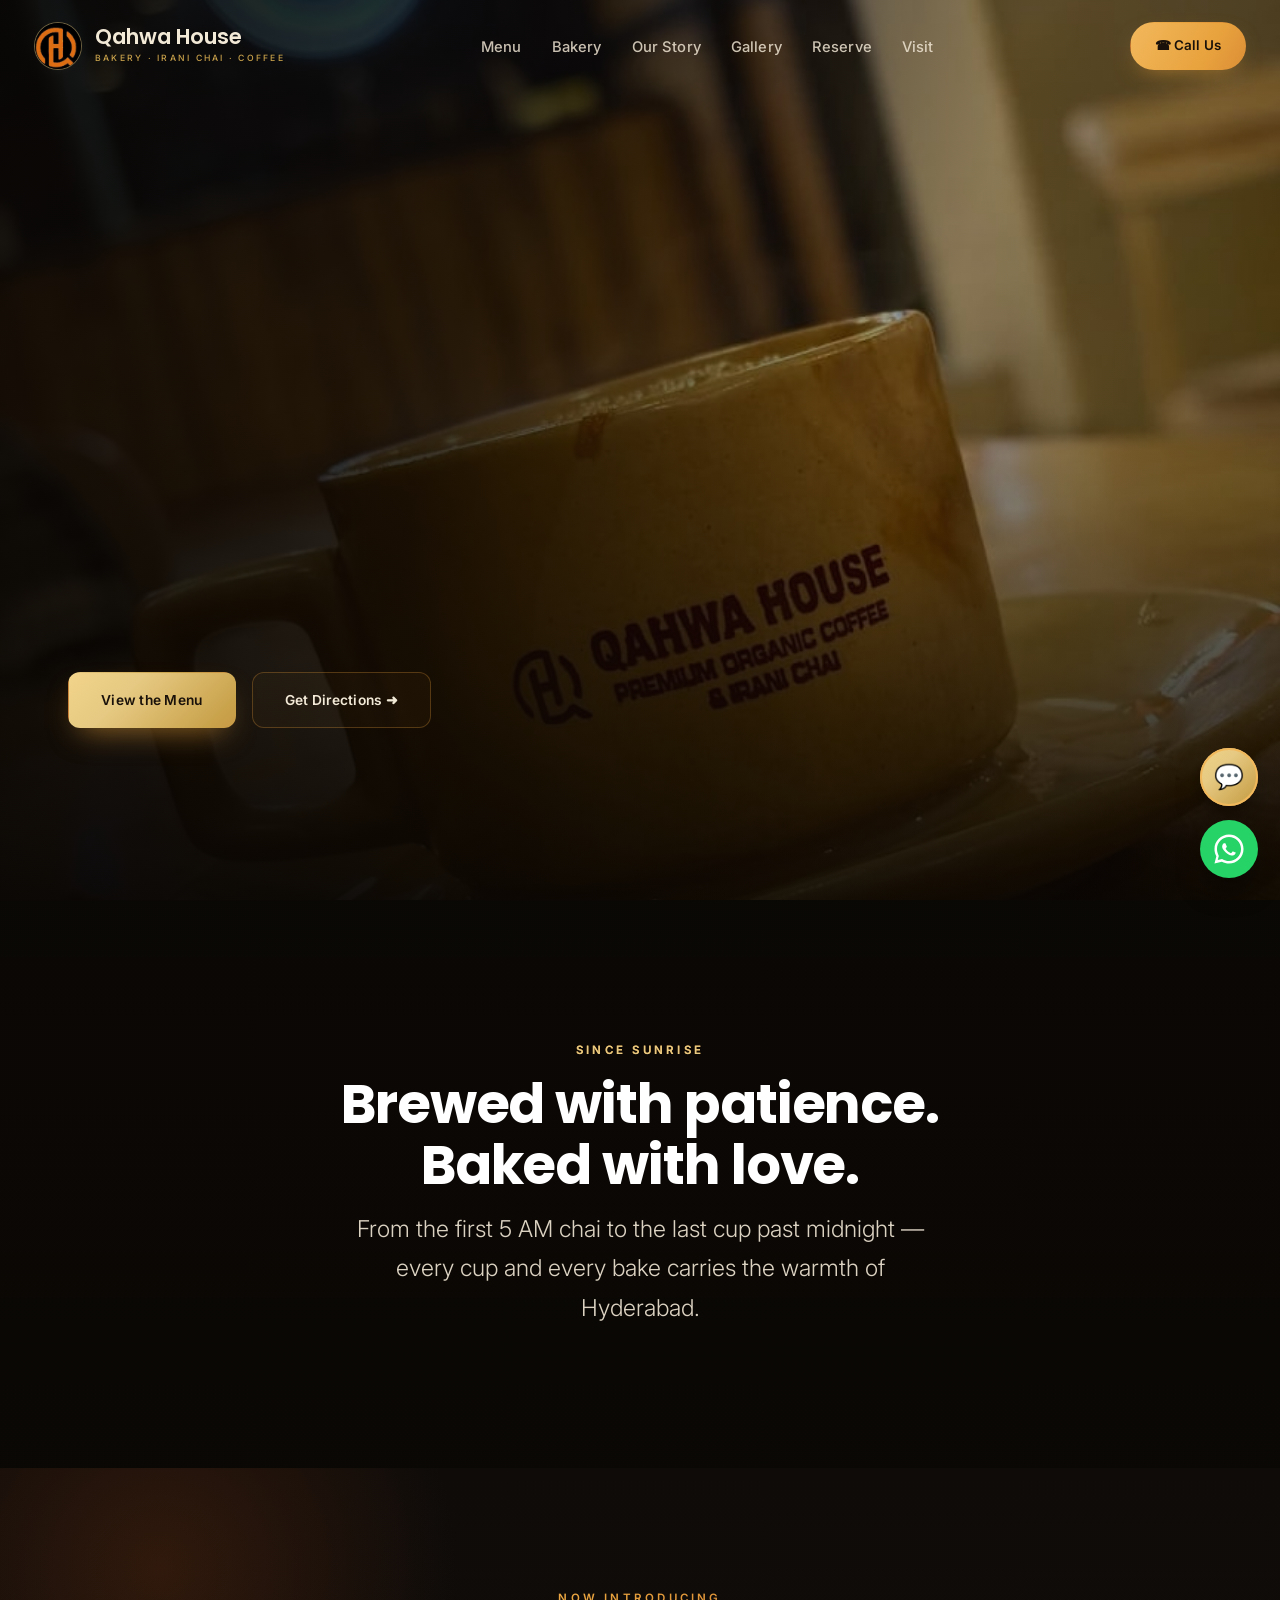
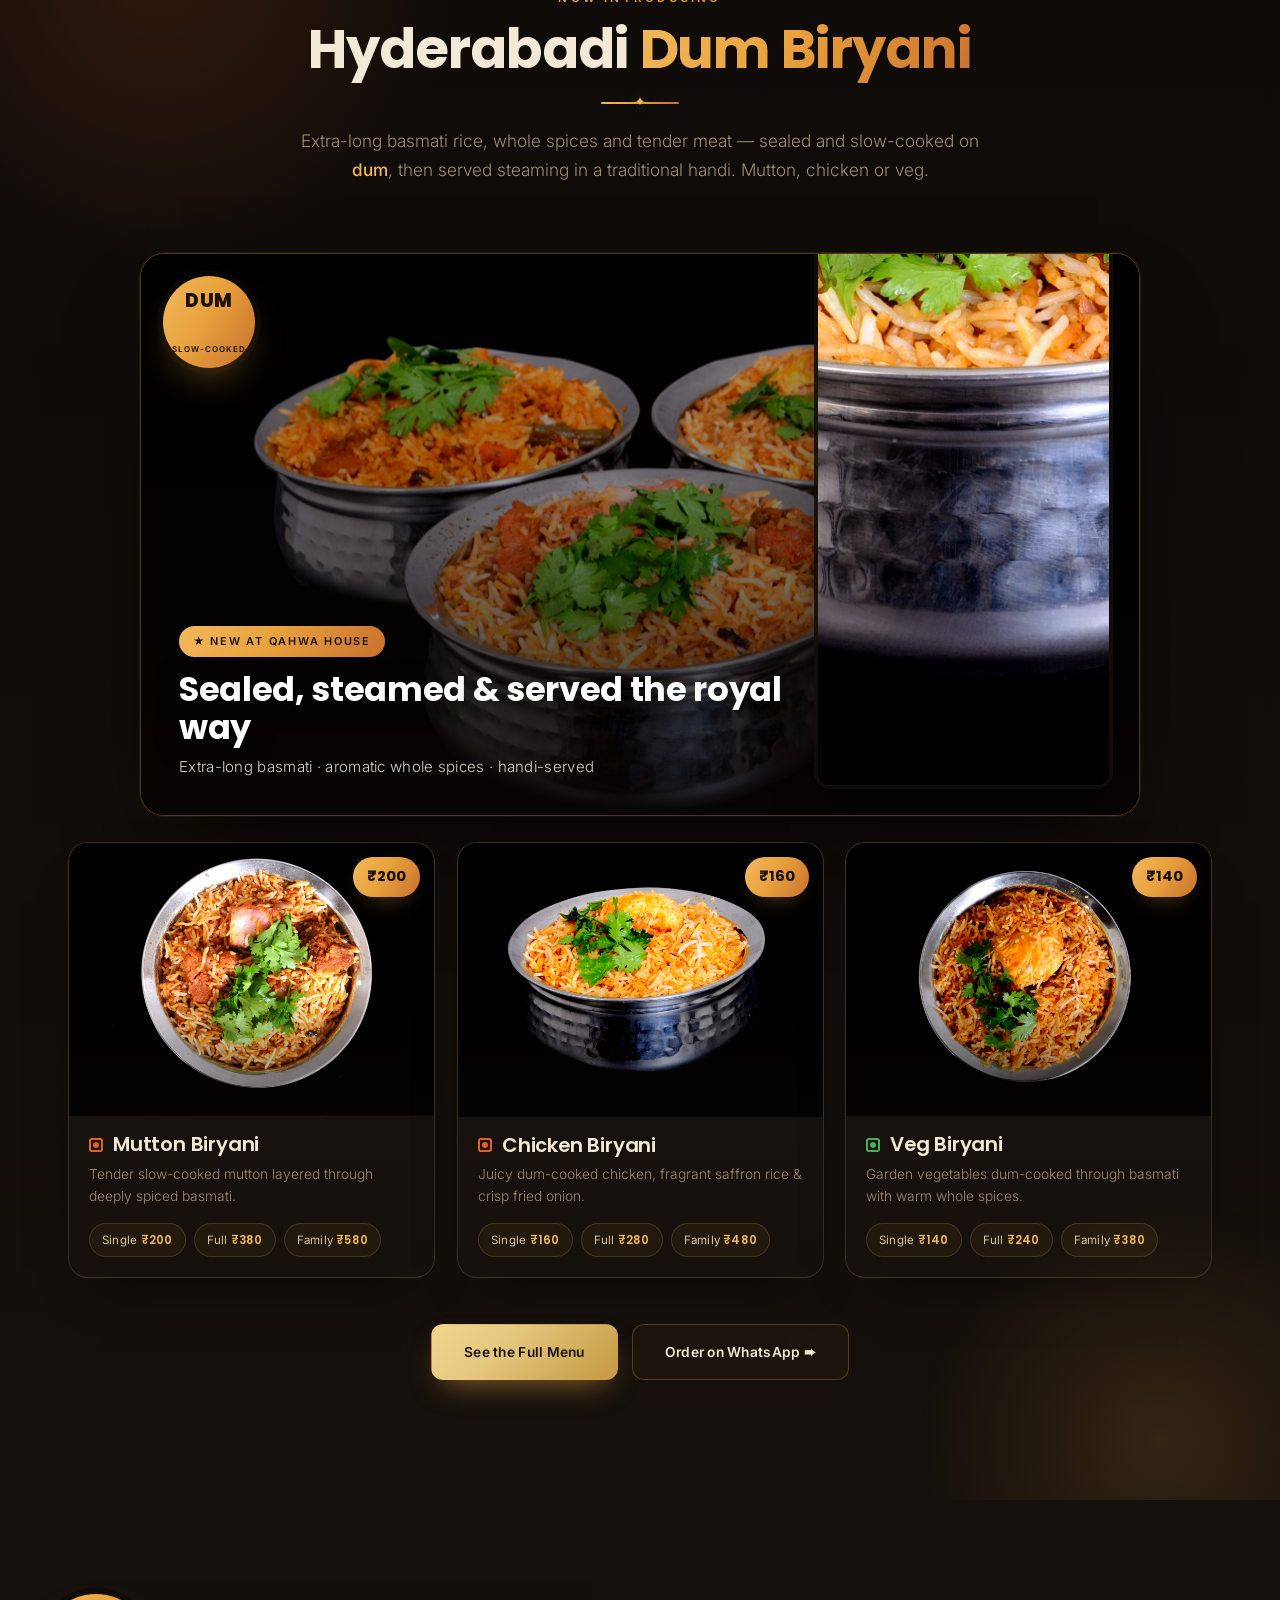
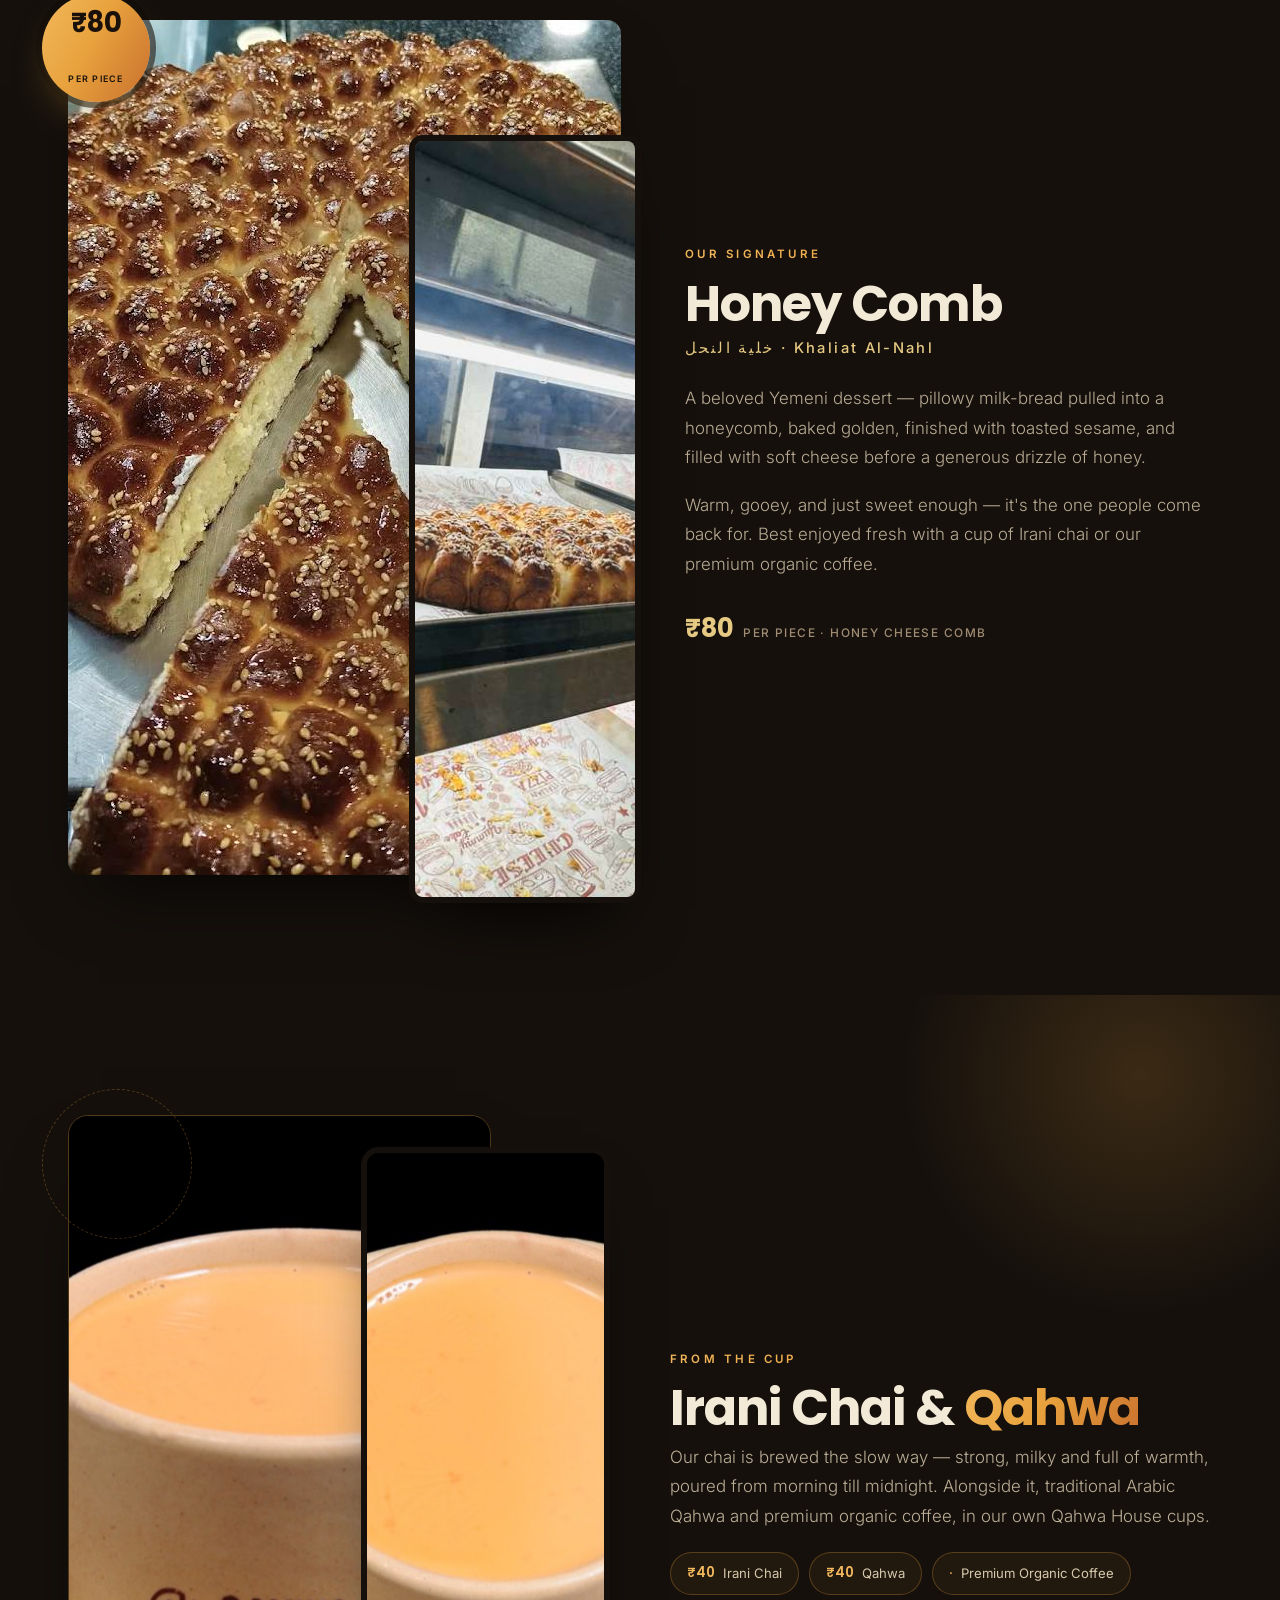
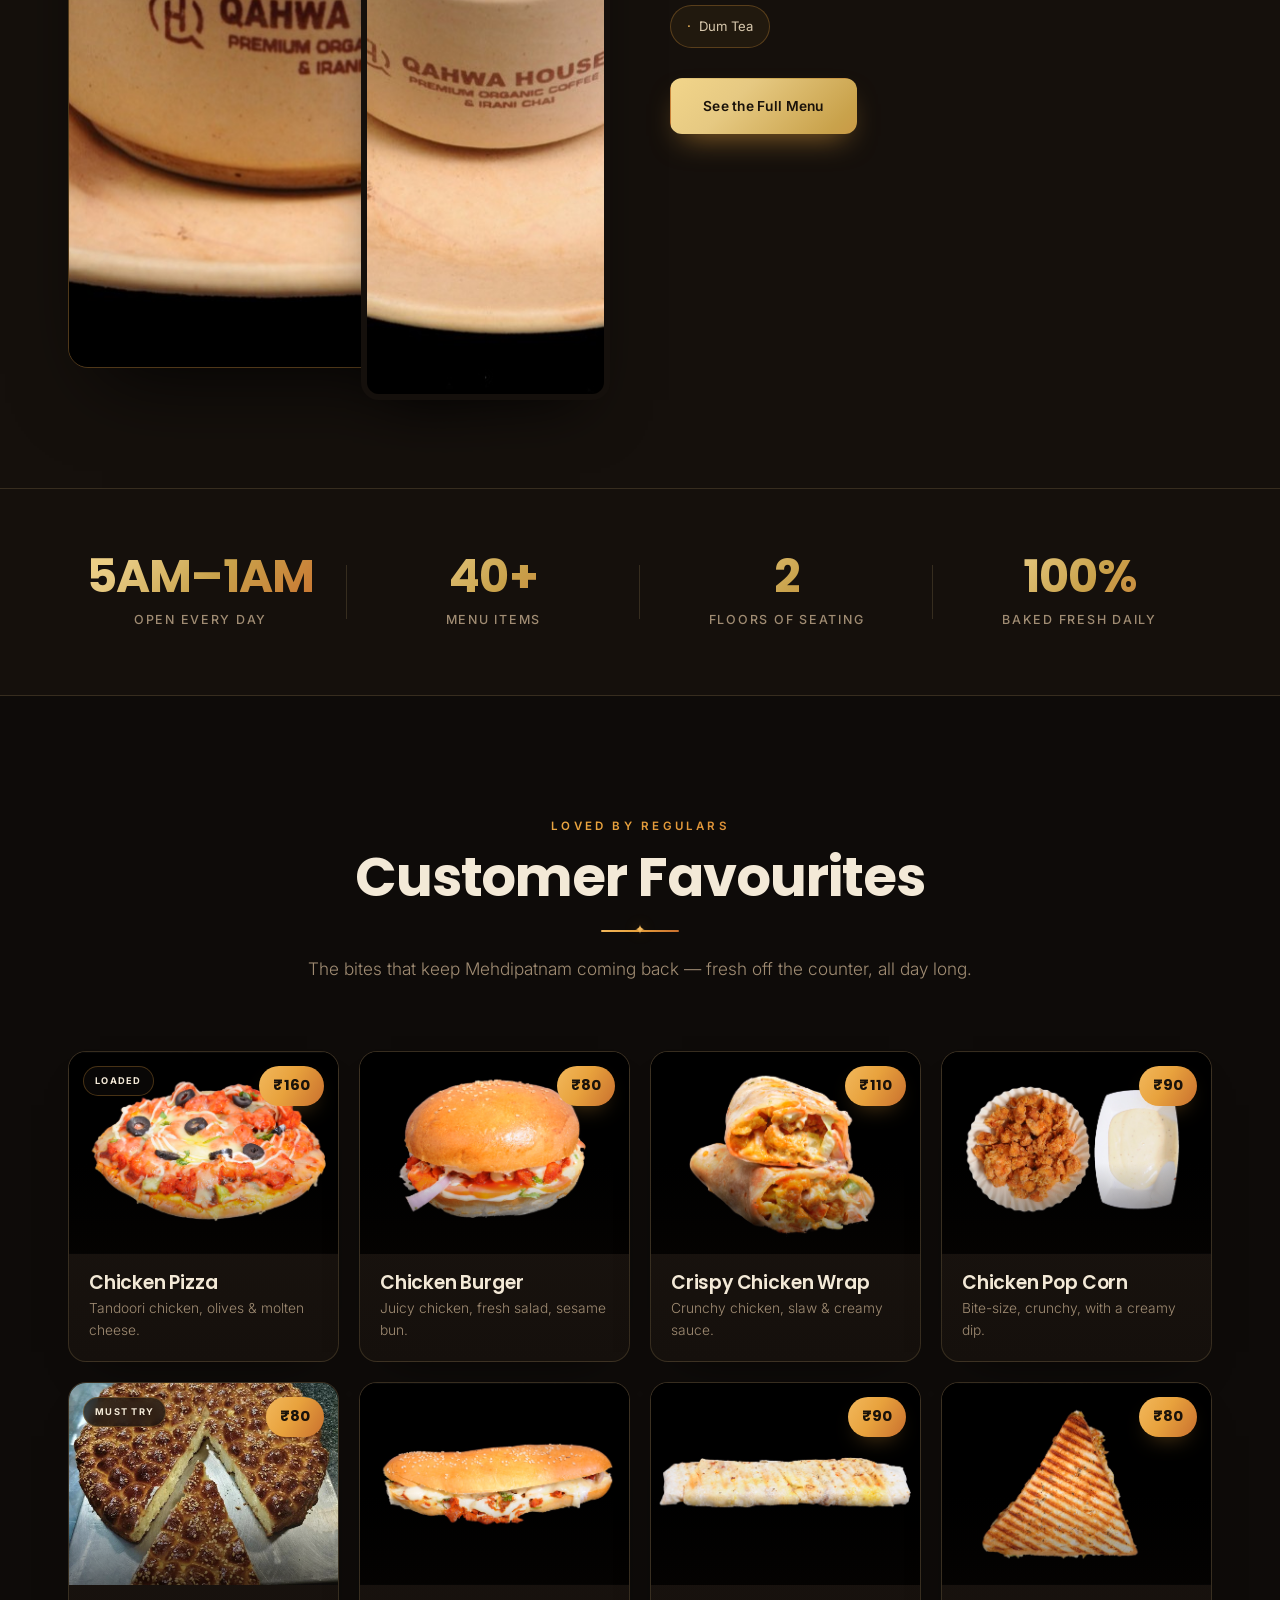
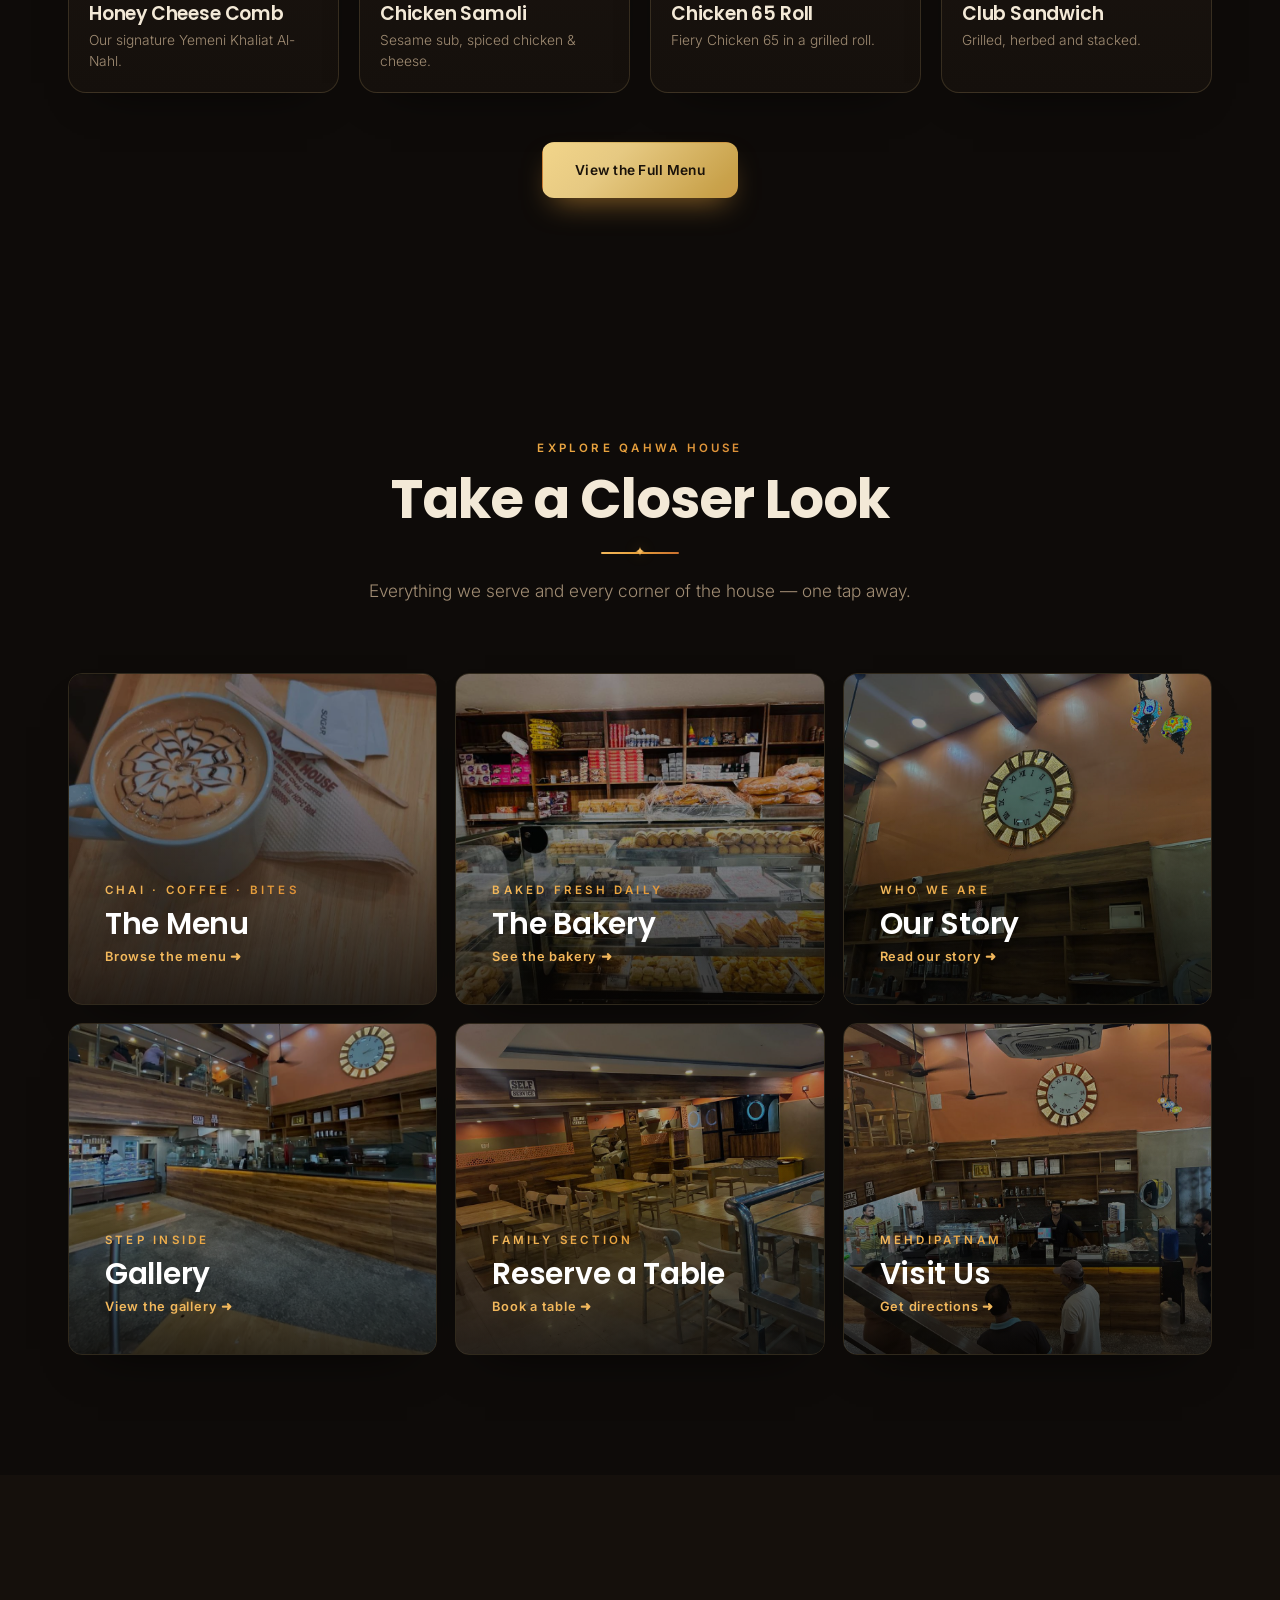
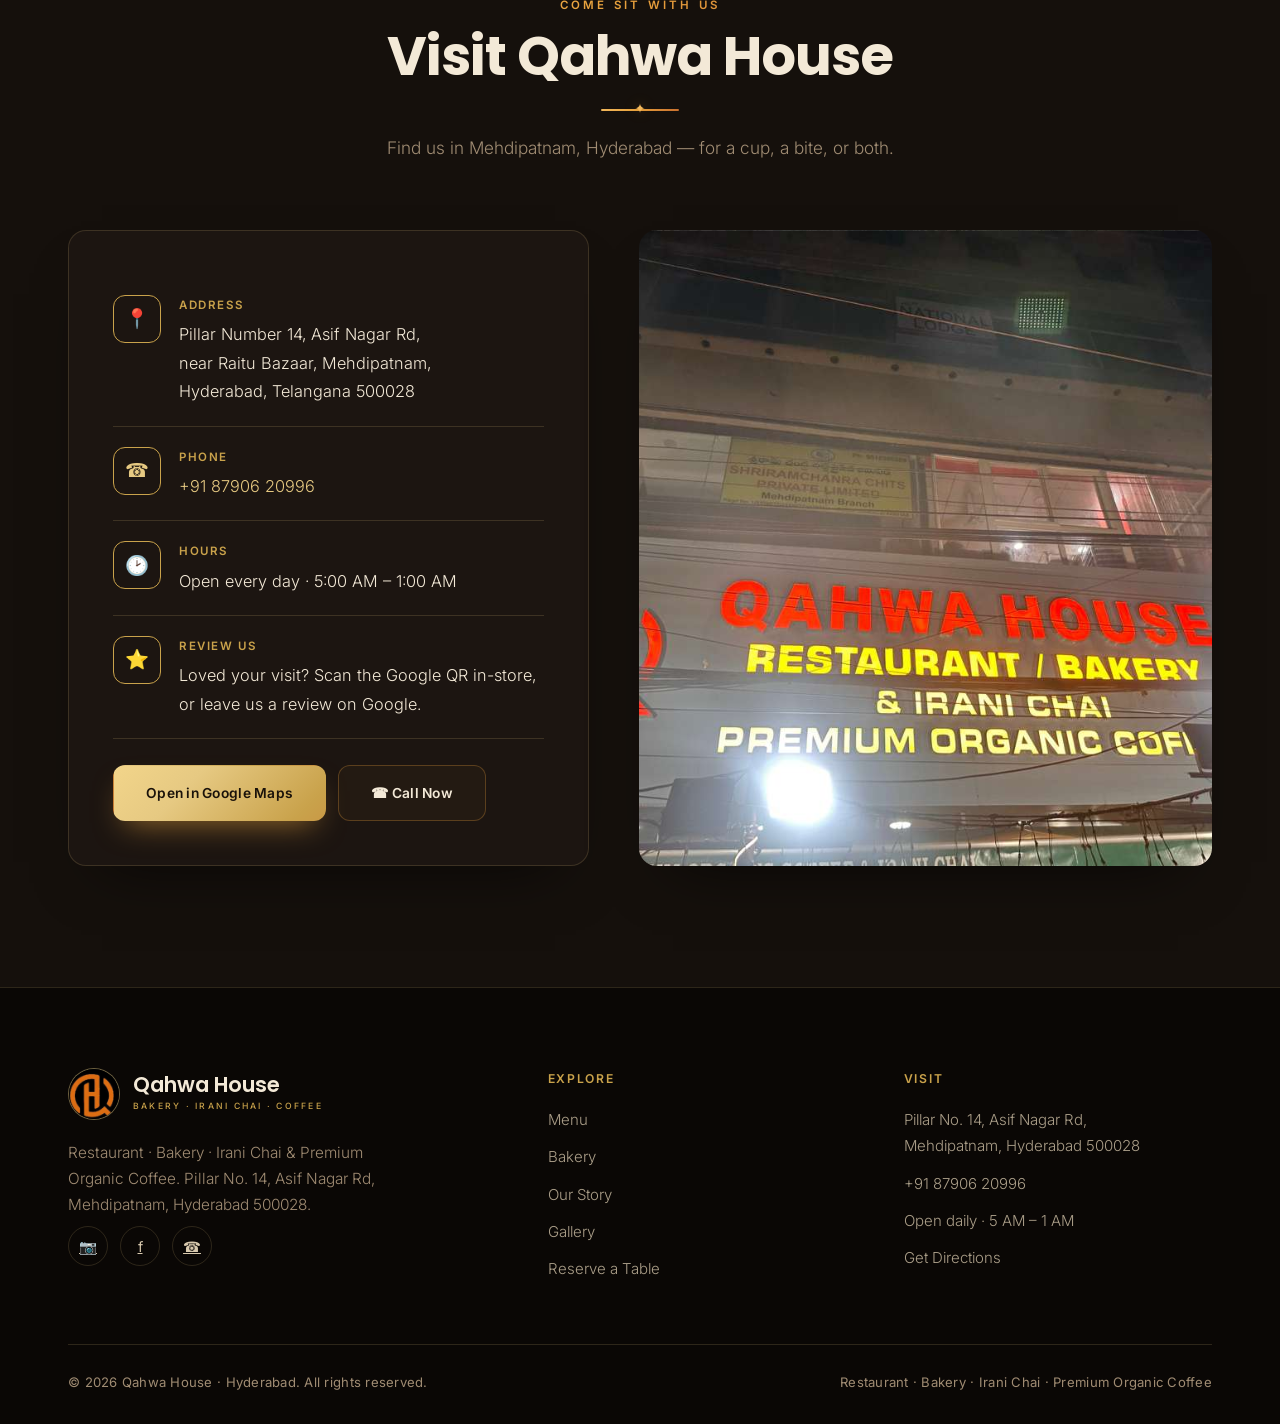
<file: index.html>
<!DOCTYPE html>
<html lang="en">
<head>
<meta charset="UTF-8">
<meta name="viewport" content="width=device-width, initial-scale=1.0">
<meta name="description" content="Qahwa House — Restaurant, Bakery &amp; Irani Chai house in Mehdipatnam, Hyderabad. Premium organic coffee, fresh Irani chai, Yemeni Honey Comb (Khaliat Al-Nahl), cakes, pastries, Osmania biscuits, burgers, rolls &amp; wraps. Family seating, self-service.">
<meta name="robots" content="index,follow,max-image-preview:large,max-snippet:-1">
<meta name="author" content="Qahwa House">
<meta name="geo.region" content="IN-TG">
<meta name="geo.placename" content="Mehdipatnam, Hyderabad">
<meta name="theme-color" content="#0E0B09">
<link rel="canonical" href="https://qahwahouse.net/">
<link rel="icon" type="image/png" sizes="64x64" href="/assets/favicon.png">
<link rel="apple-touch-icon" sizes="180x180" href="/assets/apple-touch-icon.png">
<meta property="og:url" content="https://qahwahouse.net/">
<meta property="og:site_name" content="Qahwa House">
<meta property="og:title" content="Qahwa House — Bakery, Irani Chai &amp; Premium Organic Coffee | Hyderabad">
<meta property="og:description" content="An Irani chai house &amp; fresh bakery in Mehdipatnam, Hyderabad. Premium organic coffee, Yemeni Honey Comb, cakes, biscuits &amp; more — served warm, all day.">
<meta property="og:type" content="restaurant">
<meta property="og:locale" content="en_IN">
<meta property="og:image" content="https://qahwahouse.net/assets/og-image.jpg">
<meta property="og:image:width" content="1024">
<meta property="og:image:height" content="768">
<meta property="og:image:alt" content="Qahwa House storefront — Restaurant, Bakery &amp; Irani Chai, Hyderabad">
<meta name="twitter:card" content="summary_large_image">
<meta name="twitter:title" content="Qahwa House — Bakery, Irani Chai &amp; Premium Organic Coffee">
<meta name="twitter:description" content="Irani chai, premium organic coffee, Yemeni Honey Comb &amp; fresh bakery in Mehdipatnam, Hyderabad.">
<meta name="twitter:image" content="https://qahwahouse.net/assets/og-image.jpg">
<title>Qahwa House — Bakery, Irani Chai &amp; Premium Organic Coffee | Mehdipatnam, Hyderabad</title>

<!--
  ════════════════════════════════════════════════════════════════════
  OWNER TO-DO — still outstanding (search the whole file for each word):
    • SOCIAL     → add real Instagram / Facebook links in footer + schema "sameAs"
    • RATING     → see the aggregateRating note in the schema below
  Done: phone, address, hours and Google map are filled in.
  Prices shown are from in-store photos and may change — verify before
  promoting any specific price.
  ════════════════════════════════════════════════════════════════════
-->

<script type="application/ld+json">
{
  "@context": "https://schema.org",
  "@type": "CafeOrCoffeeShop",
  "@id": "https://qahwahouse.net/#cafe",
  "name": "Qahwa House",
  "alternateName": "Qahwa House — Restaurant, Bakery & Irani Chai",
  "description": "Irani chai house, fresh bakery and premium organic coffee in Mehdipatnam, Hyderabad. Known for Yemeni Honey Comb (Khaliat Al-Nahl), Osmania biscuits, cakes, pastries, burgers, rolls and wraps.",
  "url": "https://qahwahouse.net/",
  "telephone": "+91-87906-20996",
  "priceRange": "₹",
  "servesCuisine": ["Cafe", "Bakery", "Irani Chai", "Coffee", "Yemeni", "Hyderabadi", "Fast Food"],
  "acceptsReservations": false,
  "paymentAccepted": "Cash, UPI, Card",
  "currenciesAccepted": "INR",
  "image": "https://qahwahouse.net/assets/og-image.jpg",
  "address": {
    "@type": "PostalAddress",
    "streetAddress": "Pillar Number 14, Asif Nagar Rd, near Raitu Bazaar, Mehdipatnam",
    "addressLocality": "Hyderabad",
    "addressRegion": "Telangana",
    "postalCode": "500028",
    "addressCountry": "IN"
  },
  "openingHoursSpecification": [
    {"@type":"OpeningHoursSpecification","dayOfWeek":["Monday","Tuesday","Wednesday","Thursday","Friday","Saturday","Sunday"],"opens":"05:00","closes":"01:00"}
  ],
  "hasMenu": "https://qahwahouse.net/menu.html",
  "sameAs": []
}
</script>
<!--
  ─── TODO (owner): show Google star-ratings in search results ───
  Once you have real Google reviews, add this INSIDE the schema above,
  right after "sameAs": []  (put a comma after the ] first):

      "aggregateRating": {
        "@type": "AggregateRating",
        "ratingValue": "4.5",
        "reviewCount": "120"
      }

  Use your REAL numbers only — Google penalises fake/placeholder ratings.
-->

<link rel="preconnect" href="https://fonts.googleapis.com">
<link rel="preconnect" href="https://fonts.gstatic.com" crossorigin>
<link href="https://fonts.googleapis.com/css2?family=Poppins:wght@400;500;600;700;800&family=Inter:wght@300;400;500;600&display=swap" rel="stylesheet">
<link rel="stylesheet" href="assets/site.css?v=7">
<script>document.documentElement.classList.add("js");</script>
</head>
<body>

<!-- ═══ NAV ═══ -->
<nav id="nav">
  <a href="index.html" class="logo">
    <span class="logo-badge"><img src="assets/logo-mark.png" width="48" height="48" alt="Qahwa House logo"></span>
    <span class="logo-txt"><b>Qahwa House</b><span>Bakery · Irani Chai · Coffee</span></span>
  </a>
  <ul class="nav-links">
    <li><a href="menu.html">Menu</a></li>
    <li><a href="bakery.html">Bakery</a></li>
    <li><a href="story.html">Our Story</a></li>
    <li><a href="gallery.html">Gallery</a></li>
    <li><a href="reserve.html">Reserve</a></li>
    <li><a href="#visit">Visit</a></li>
  </ul>
  <div class="nav-right">
    <a href="tel:+918790620996" class="nav-call">☎ Call Us</a>
    <button class="burger" id="burger" aria-label="Menu"><span></span><span></span><span></span></button>
  </div>
</nav>

<!-- ═══ HERO ═══ -->
<header class="hero" id="top">
  <video class="hero-video" autoplay muted loop playsinline preload="auto" poster="assets/photos/qahwa-41.jpg">
    <source src="assets/video/qahwa-hero.mp4" type="video/mp4">
  </video>
  <div class="hero-bg"></div>
  <div class="wrap">
    <div class="hero-inner">
      <div class="hero-eyebrow">Mehdipatnam · Hyderabad</div>
      <span class="ar">قهوة · QAHWA</span>
      <h1>Qahwa House</h1>
      <p class="hero-tag">Premium organic coffee &amp; fresh Irani chai — slow-brewed in the warmth of Hyderabad, all day, every day.</p>
      <div class="hero-pos">
        <span><i class="dot"></i> Premium Organic Coffee</span>
        <span><i class="dot"></i> Irani Chai &amp; Qahwa</span>
        <span><i class="dot"></i> Fresh Bakery Daily</span>
        <span><i class="dot"></i> Yemeni Honey Comb</span>
      </div>
      <div class="hero-cta">
        <a href="menu.html" class="btn btn-gold">View the Menu</a>
        <a href="#visit" class="btn btn-line">Get Directions ➜</a>
      </div>
    </div>
  </div>
</header>

<!-- ═══ PARALLAX QUOTE 1 ═══ -->
<section class="parallax" style="background-image:url('assets/photos/qahwa-41.jpg')">
  <div class="parallax-inner">
    <div class="eyebrow">Since Sunrise</div>
    <h2>Brewed with patience.<br>Baked with love.</h2>
    <p>From the first 5 AM chai to the last cup past midnight — every cup and every bake carries the warmth of Hyderabad.</p>
  </div>
</section>

<!-- ═══ SIGNATURE: HONEY COMB ═══ -->
<section class="biryani sec-pad" id="biryani">
  <div class="wrap">
    <div class="sec-head reveal">
      <div class="eyebrow">Now Introducing</div>
      <h2>Hyderabadi <span class="accent">Dum Biryani</span></h2>
      <div class="divider"></div>
      <p>Extra-long basmati rice, whole spices and tender meat &mdash; sealed and slow-cooked on <em>dum</em>, then served steaming in a traditional handi. Mutton, chicken or veg.</p>
    </div>

    <!-- cinematic feature banner -->
    <div class="bir-feature reveal" data-tilt>
      <div class="bir-media" data-parallax>
        <img class="bir-main" src="assets/photos/biryani-trio.jpg" width="1600" height="1062" loading="lazy" alt="Three handis of Hyderabadi Dum Biryani &mdash; mutton, chicken and veg &mdash; topped with fried onions and fresh coriander">
      </div>
      <img class="bir-inset" src="assets/photos/biryani-handi.jpg" width="1600" height="1062" loading="lazy" alt="Close-up of Hyderabadi Dum Biryani in a hammered steel handi">
      <span class="bir-shine"></span>
      <span class="bir-badge"><b>DUM</b><small>Slow-Cooked</small></span>
      <div class="bir-cap">
        <span class="bir-kicker">&#9733; New at Qahwa House</span>
        <h3>Sealed, steamed &amp; served the royal way</h3>
        <p>Extra-long basmati &middot; aromatic whole spices &middot; handi-served</p>
      </div>
    </div>

    <!-- three varieties -->
    <div class="bir-grid reveal">
      <article class="bir-card" data-tilt style="--d:0s">
        <div class="ph"><span class="chip">&#8377;200</span><img src="assets/photos/biryani-mutton.jpg" loading="lazy" alt="Mutton Hyderabadi Dum Biryani, top-down in a steel plate with fresh coriander"><span class="bir-shine"></span></div>
        <div class="bd">
          <div class="bir-name"><span class="bir-dot non"></span><h3>Mutton Biryani</h3></div>
          <p>Tender slow-cooked mutton layered through deeply spiced basmati.</p>
          <div class="bir-prices"><span>Single <b>&#8377;200</b></span><span>Full <b>&#8377;380</b></span><span>Family <b>&#8377;580</b></span></div>
        </div>
      </article>
      <article class="bir-card" data-tilt style="--d:.1s">
        <div class="ph"><span class="chip">&#8377;160</span><img src="assets/photos/biryani-chicken.jpg" loading="lazy" alt="Chicken Hyderabadi Dum Biryani in a handi, topped with a golden egg and coriander"><span class="bir-shine"></span></div>
        <div class="bd">
          <div class="bir-name"><span class="bir-dot non"></span><h3>Chicken Biryani</h3></div>
          <p>Juicy dum-cooked chicken, fragrant saffron rice &amp; crisp fried onion.</p>
          <div class="bir-prices"><span>Single <b>&#8377;160</b></span><span>Full <b>&#8377;280</b></span><span>Family <b>&#8377;480</b></span></div>
        </div>
      </article>
      <article class="bir-card" data-tilt style="--d:.2s">
        <div class="ph"><span class="chip">&#8377;140</span><img src="assets/photos/biryani-egg.jpg" loading="lazy" alt="Veg Hyderabadi Dum Biryani, top-down with vegetables and fresh coriander"><span class="bir-shine"></span></div>
        <div class="bd">
          <div class="bir-name"><span class="bir-dot veg"></span><h3>Veg Biryani</h3></div>
          <p>Garden vegetables dum-cooked through basmati with warm whole spices.</p>
          <div class="bir-prices"><span>Single <b>&#8377;140</b></span><span>Full <b>&#8377;240</b></span><span>Family <b>&#8377;380</b></span></div>
        </div>
      </article>
    </div>

    <div class="bir-cta">
      <a href="menu.html" class="btn btn-gold">See the Full Menu</a>
      <a href="https://wa.me/918790620996?text=Assalamu%20alaikum%2C%20I%27d%20like%20to%20order%20Hyderabadi%20Dum%20Biryani%20from%20Qahwa%20House." target="_blank" rel="noopener" class="btn btn-line">Order on WhatsApp &#10152;</a>
    </div>
  </div>
</section>

<!-- SIGNATURE: HONEY COMB -->
<section class="signature sec-pad" id="signature">
  <div class="wrap sig-grid reveal">
    <div class="sig-imgs">
      <span class="price-badge"><b>₹80</b><small>Per Piece</small></span>
      <img class="img-main" src="assets/photos/qahwa-39.jpg" width="864" height="855" loading="lazy" alt="Qahwa House Honey Comb — golden sesame-topped Khaliat Al-Nahl with a slice cut, fresh from the oven">
      <img class="img-float" src="assets/photos/qahwa-32.jpg" width="1024" height="768" loading="lazy" alt="Honey Cheese Comb on the bakery counter at Qahwa House">
    </div>
    <div class="sig-text">
      <div class="eyebrow">Our Signature</div>
      <h2>Honey Comb</h2>
      <div class="ar2">خلية النحل · Khaliat Al-Nahl</div>
      <p>A beloved Yemeni dessert — pillowy milk-bread pulled into a honeycomb, baked golden, finished with toasted sesame, and filled with soft cheese before a generous drizzle of honey.</p>
      <p>Warm, gooey, and just sweet enough — it's the one people come back for. Best enjoyed fresh with a cup of Irani chai or our premium organic coffee.</p>
      <div class="sig-price">₹80 <small>per piece · Honey Cheese Comb</small></div>
    </div>
  </div>
</section>

<!-- ═══ SIP & SAVOUR (drinks) ═══ -->
<section class="sip sec-pad">
  <div class="wrap sip-grid">
    <div class="sip-imgs reveal">
      <span class="ring"></span>
      <img class="s1" src="assets/photos/menu-chai.jpg" width="1280" height="853" loading="lazy" alt="Qahwa House Irani chai — strong milky tea in a branded cup and saucer">
      <img class="s2" src="assets/photos/menu-chai-top.jpg" width="1280" height="853" loading="lazy" alt="Top-down view of Irani chai in a Qahwa House cup">
    </div>
    <div class="sip-text reveal" style="--d:.12s">
      <div class="eyebrow">From the Cup</div>
      <h2>Irani Chai &amp; <span class="accent">Qahwa</span></h2>
      <p>Our chai is brewed the slow way — strong, milky and full of warmth, poured from morning till midnight. Alongside it, traditional Arabic Qahwa and premium organic coffee, in our own Qahwa House cups.</p>
      <div class="sip-list">
        <span><b>₹40</b> Irani Chai</span>
        <span><b>₹40</b> Qahwa</span>
        <span><b>·</b> Premium Organic Coffee</span>
        <span><b>·</b> Dum Tea</span>
      </div>
      <a href="menu.html" class="btn btn-gold">See the Full Menu</a>
    </div>
  </div>
</section>

<!-- ═══ STATS ═══ -->
<section class="stats">
  <div class="wrap reveal">
    <div class="stat"><b>5AM–1AM</b><span>Open Every Day</span></div>
    <div class="stat"><b>40+</b><span>Menu Items</span></div>
    <div class="stat"><b>2</b><span>Floors of Seating</span></div>
    <div class="stat"><b>100%</b><span>Baked Fresh Daily</span></div>
  </div>
</section>

<!-- ═══ CUSTOMER FAVOURITES ═══ -->
<section class="explore sec-pad" id="favourites">
  <div class="wrap">
    <div class="sec-head reveal">
      <div class="eyebrow">Loved by Regulars</div>
      <h2>Customer Favourites</h2>
      <div class="divider"></div>
      <p>The bites that keep Mehdipatnam coming back — fresh off the counter, all day long.</p>
    </div>
    <div class="dish-grid cols4 reveal">
      <div class="dish"><div class="ph"><span class="flag">Loaded</span><span class="chip">₹160</span><img src="assets/photos/menu-pizza.jpg" loading="lazy" alt="Chicken pizza with tandoori chicken, olives and mozzarella"></div><div class="bd"><h3>Chicken Pizza</h3><p>Tandoori chicken, olives &amp; molten cheese.</p></div></div>
      <div class="dish"><div class="ph"><span class="chip">₹80</span><img src="assets/photos/menu-burger.jpg" loading="lazy" alt="Chicken burger with sesame bun"></div><div class="bd"><h3>Chicken Burger</h3><p>Juicy chicken, fresh salad, sesame bun.</p></div></div>
      <div class="dish"><div class="ph"><span class="chip">₹110</span><img src="assets/photos/menu-wrap-crispy.jpg" loading="lazy" alt="Crispy chicken wrap"></div><div class="bd"><h3>Crispy Chicken Wrap</h3><p>Crunchy chicken, slaw &amp; creamy sauce.</p></div></div>
      <div class="dish"><div class="ph"><span class="chip">₹90</span><img src="assets/photos/menu-popcorn.jpg" loading="lazy" alt="Crispy chicken popcorn with dip"></div><div class="bd"><h3>Chicken Pop Corn</h3><p>Bite-size, crunchy, with a creamy dip.</p></div></div>
      <div class="dish"><div class="ph"><span class="flag">Must Try</span><span class="chip">₹80</span><img src="assets/photos/qahwa-39.jpg" loading="lazy" alt="Yemeni Honey Cheese Comb"></div><div class="bd"><h3>Honey Cheese Comb</h3><p>Our signature Yemeni Khaliat Al-Nahl.</p></div></div>
      <div class="dish"><div class="ph"><img src="assets/photos/menu-sub.jpg" loading="lazy" alt="Chicken Samoli sesame sub with cheese"></div><div class="bd"><h3>Chicken Samoli</h3><p>Sesame sub, spiced chicken &amp; cheese.</p></div></div>
      <div class="dish"><div class="ph"><span class="chip">₹90</span><img src="assets/photos/menu-roll.jpg" loading="lazy" alt="Grilled Chicken 65 roll"></div><div class="bd"><h3>Chicken 65 Roll</h3><p>Fiery Chicken 65 in a grilled roll.</p></div></div>
      <div class="dish"><div class="ph"><span class="chip">₹80</span><img src="assets/photos/menu-sandwich.jpg" loading="lazy" alt="Grilled club sandwich"></div><div class="bd"><h3>Club Sandwich</h3><p>Grilled, herbed and stacked.</p></div></div>
    </div>
    <div style="text-align:center;margin-top:48px">
      <a href="menu.html" class="btn btn-gold">View the Full Menu</a>
    </div>
  </div>
</section>

<!-- ═══ EXPLORE ═══ -->
<section class="explore sec-pad">
  <div class="wrap">
    <div class="sec-head reveal">
      <div class="eyebrow">Explore Qahwa House</div>
      <h2>Take a Closer Look</h2>
      <div class="divider"></div>
      <p>Everything we serve and every corner of the house — one tap away.</p>
    </div>
    <div class="exp-grid reveal">
      <a class="exp-card" href="menu.html"><img src="assets/photos/qahwa-38.jpg" loading="lazy" alt="Latte art at Qahwa House"><div class="cap"><div class="eyebrow">Chai · Coffee · Bites</div><h3>The Menu</h3><span class="more">Browse the menu ➜</span></div></a>
      <a class="exp-card" href="bakery.html"><img src="assets/photos/qahwa-30.jpg" loading="lazy" alt="Qahwa House bakery counter"><div class="cap"><div class="eyebrow">Baked Fresh Daily</div><h3>The Bakery</h3><span class="more">See the bakery ➜</span></div></a>
      <a class="exp-card" href="story.html"><img src="assets/photos/qahwa-09.jpg" loading="lazy" alt="Qahwa House interior"><div class="cap"><div class="eyebrow">Who We Are</div><h3>Our Story</h3><span class="more">Read our story ➜</span></div></a>
      <a class="exp-card" href="gallery.html"><img src="assets/photos/qahwa-37.jpg" loading="lazy" alt="Qahwa House gallery"><div class="cap"><div class="eyebrow">Step Inside</div><h3>Gallery</h3><span class="more">View the gallery ➜</span></div></a>
      <a class="exp-card" href="reserve.html"><img src="assets/photos/qahwa-10.jpg" loading="lazy" alt="Family section seating"><div class="cap"><div class="eyebrow">Family Section</div><h3>Reserve a Table</h3><span class="more">Book a table ➜</span></div></a>
      <a class="exp-card" href="#visit"><img src="assets/photos/qahwa-06.jpg" loading="lazy" alt="Qahwa House counter"><div class="cap"><div class="eyebrow">Mehdipatnam</div><h3>Visit Us</h3><span class="more">Get directions ➜</span></div></a>
    </div>
  </div>
</section>

<!-- ═══ VISIT ═══ -->
<section class="visit sec-pad" id="visit">
  <div class="wrap">
    <div class="sec-head reveal">
      <div class="eyebrow">Come Sit With Us</div>
      <h2>Visit Qahwa House</h2>
      <div class="divider"></div>
      <p>Find us in Mehdipatnam, Hyderabad — for a cup, a bite, or both.</p>
    </div>
    <div class="visit-grid reveal">
      <div class="visit-card">
        <div class="vrow">
          <div class="vi">📍</div>
          <div><b>Address</b><p>Pillar Number 14, Asif Nagar Rd,<br>near Raitu Bazaar, Mehdipatnam,<br>Hyderabad, Telangana 500028</p></div>
        </div>
        <div class="vrow">
          <div class="vi">☎</div>
          <div><b>Phone</b><p><a href="tel:+918790620996">+91 87906 20996</a></p></div>
        </div>
        <div class="vrow">
          <div class="vi">🕑</div>
          <div><b>Hours</b><p>Open every day · 5:00 AM – 1:00 AM</p></div>
        </div>
        <div class="vrow">
          <div class="vi">⭐</div>
          <div><b>Review Us</b><p>Loved your visit? Scan the Google QR in-store, or leave us a review on Google.</p></div>
        </div>
        <div style="margin-top:26px;display:flex;gap:12px;flex-wrap:wrap">
          <a href="https://www.google.com/maps/search/?api=1&query=Qahwa%20House%20Pillar%20Number%2014%20Asif%20Nagar%20Rd%20Mehdipatnam%20Hyderabad%20500028" target="_blank" rel="noopener" class="btn btn-gold">Open in Google Maps</a>
          <a href="tel:+918790620996" class="btn btn-line">☎ Call Now</a>
        </div>
      </div>
      <div class="map-wrap">
        <iframe
          src="https://www.google.com/maps?q=Qahwa%20House%2C%20Pillar%20Number%2014%2C%20Asif%20Nagar%20Rd%2C%20near%20Raitu%20Bazaar%2C%20Mehdipatnam%2C%20Hyderabad%2C%20Telangana%20500028&output=embed"
          width="100%" height="440" style="border:0" loading="lazy"
          referrerpolicy="no-referrer-when-downgrade"
          title="Qahwa House location — Mehdipatnam, Hyderabad"></iframe>
      </div>
    </div>
  </div>
</section>

<!-- ═══ FOOTER ═══ -->
<footer>
  <div class="wrap">
    <div class="foot-grid">
      <div class="foot-brand">
        <a href="index.html" class="logo"><span class="logo-badge"><img src="assets/logo-mark.png" width="52" height="52" alt="Qahwa House logo"></span><span class="logo-txt"><b>Qahwa House</b><span>Bakery · Irani Chai · Coffee</span></span></a>
        <p>Restaurant · Bakery · Irani Chai &amp; Premium Organic Coffee. Pillar No. 14, Asif Nagar Rd, Mehdipatnam, Hyderabad 500028.</p>
        <div class="socials">
          <a href="#" aria-label="Instagram" title="Owner: add Instagram link">📷</a>
          <a href="#" aria-label="Facebook" title="Owner: add Facebook link">f</a>
          <a href="tel:+918790620996" aria-label="Call">☎</a>
        </div>
      </div>
      <div class="foot-col">
        <h4>Explore</h4>
        <a href="menu.html">Menu</a>
        <a href="bakery.html">Bakery</a>
        <a href="story.html">Our Story</a>
        <a href="gallery.html">Gallery</a>
        <a href="reserve.html">Reserve a Table</a>
      </div>
      <div class="foot-col">
        <h4>Visit</h4>
        <p>Pillar No. 14, Asif Nagar Rd,<br>Mehdipatnam, Hyderabad 500028</p>
        <a href="tel:+918790620996">+91 87906 20996</a>
        <p>Open daily · 5 AM – 1 AM</p>
        <a href="#visit">Get Directions</a>
      </div>
    </div>
    <div class="foot-bot">
      <span>© <span id="yr"></span> Qahwa House · Hyderabad. All rights reserved.</span>
      <span>Restaurant · Bakery · Irani Chai · Premium Organic Coffee</span>
    </div>
  </div>
</footer>

<script src="assets/site.js?v=7"></script>
</body>
</html>
</file>
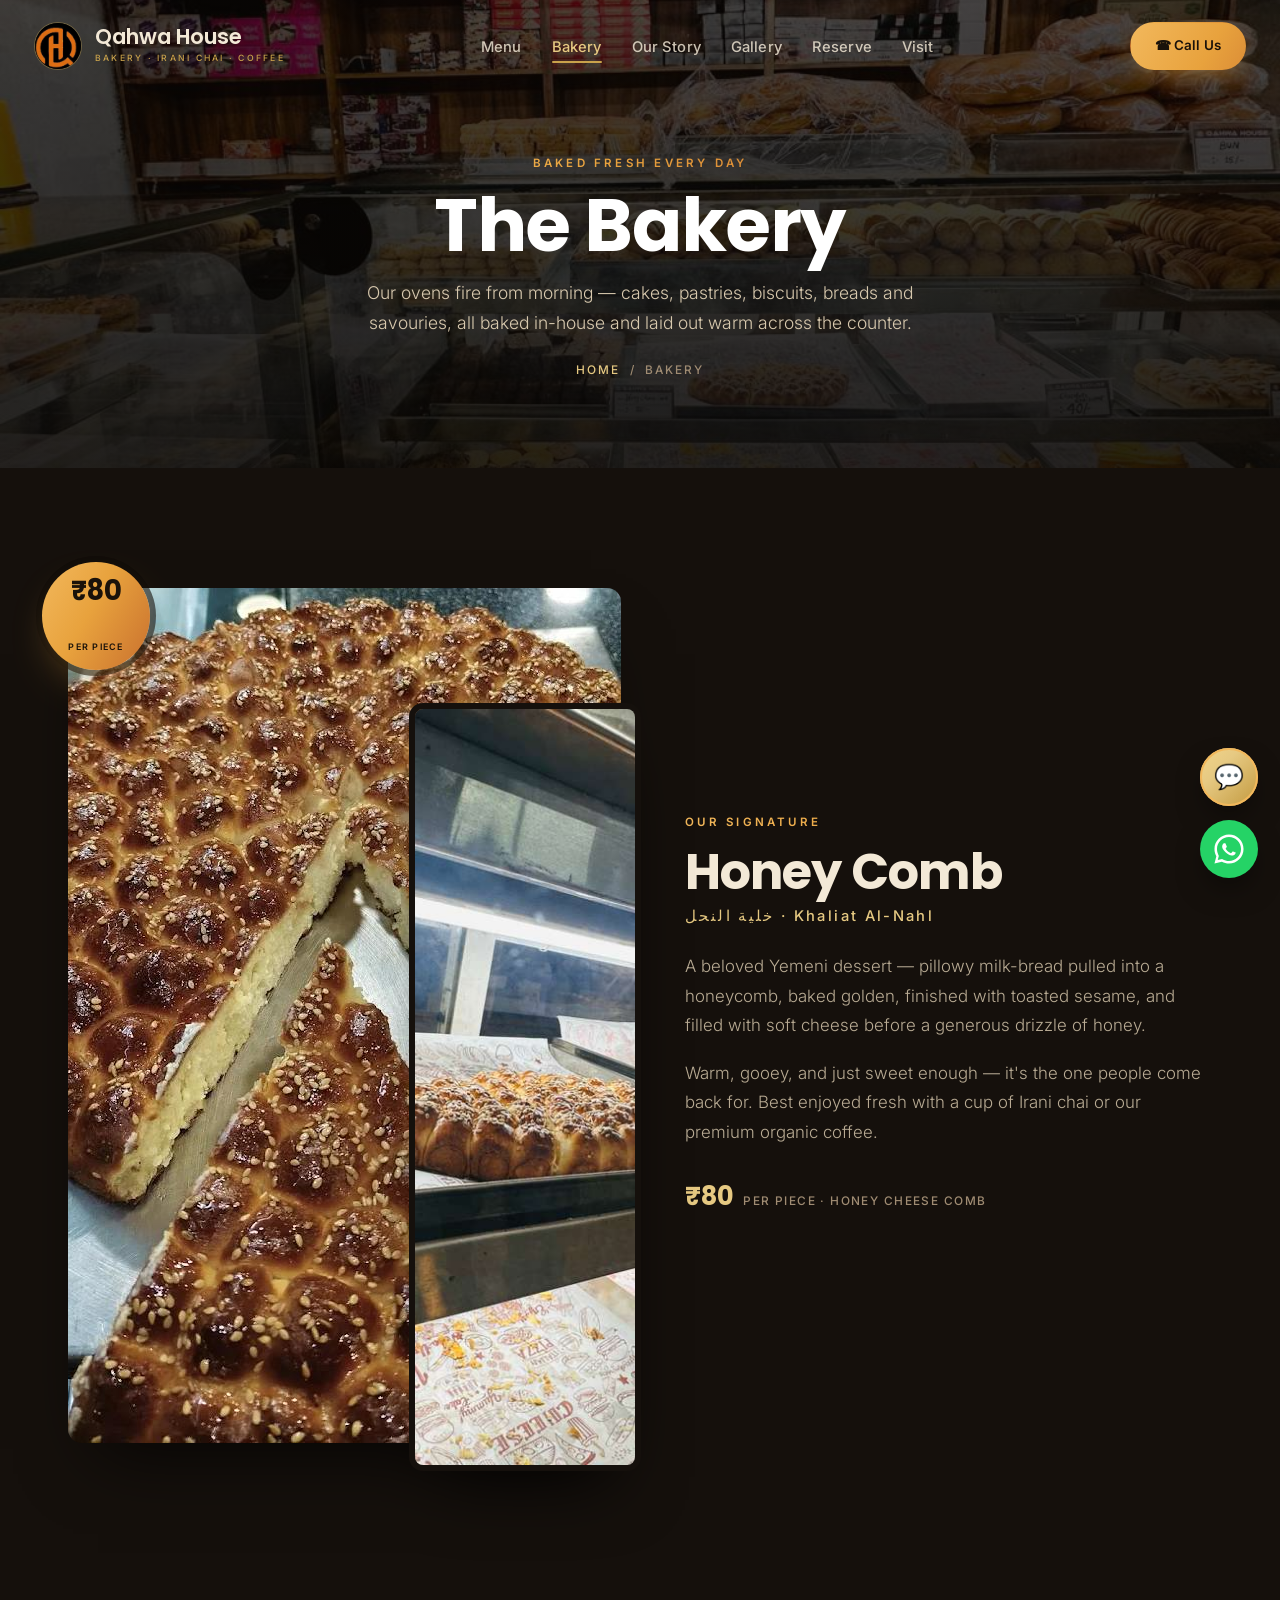
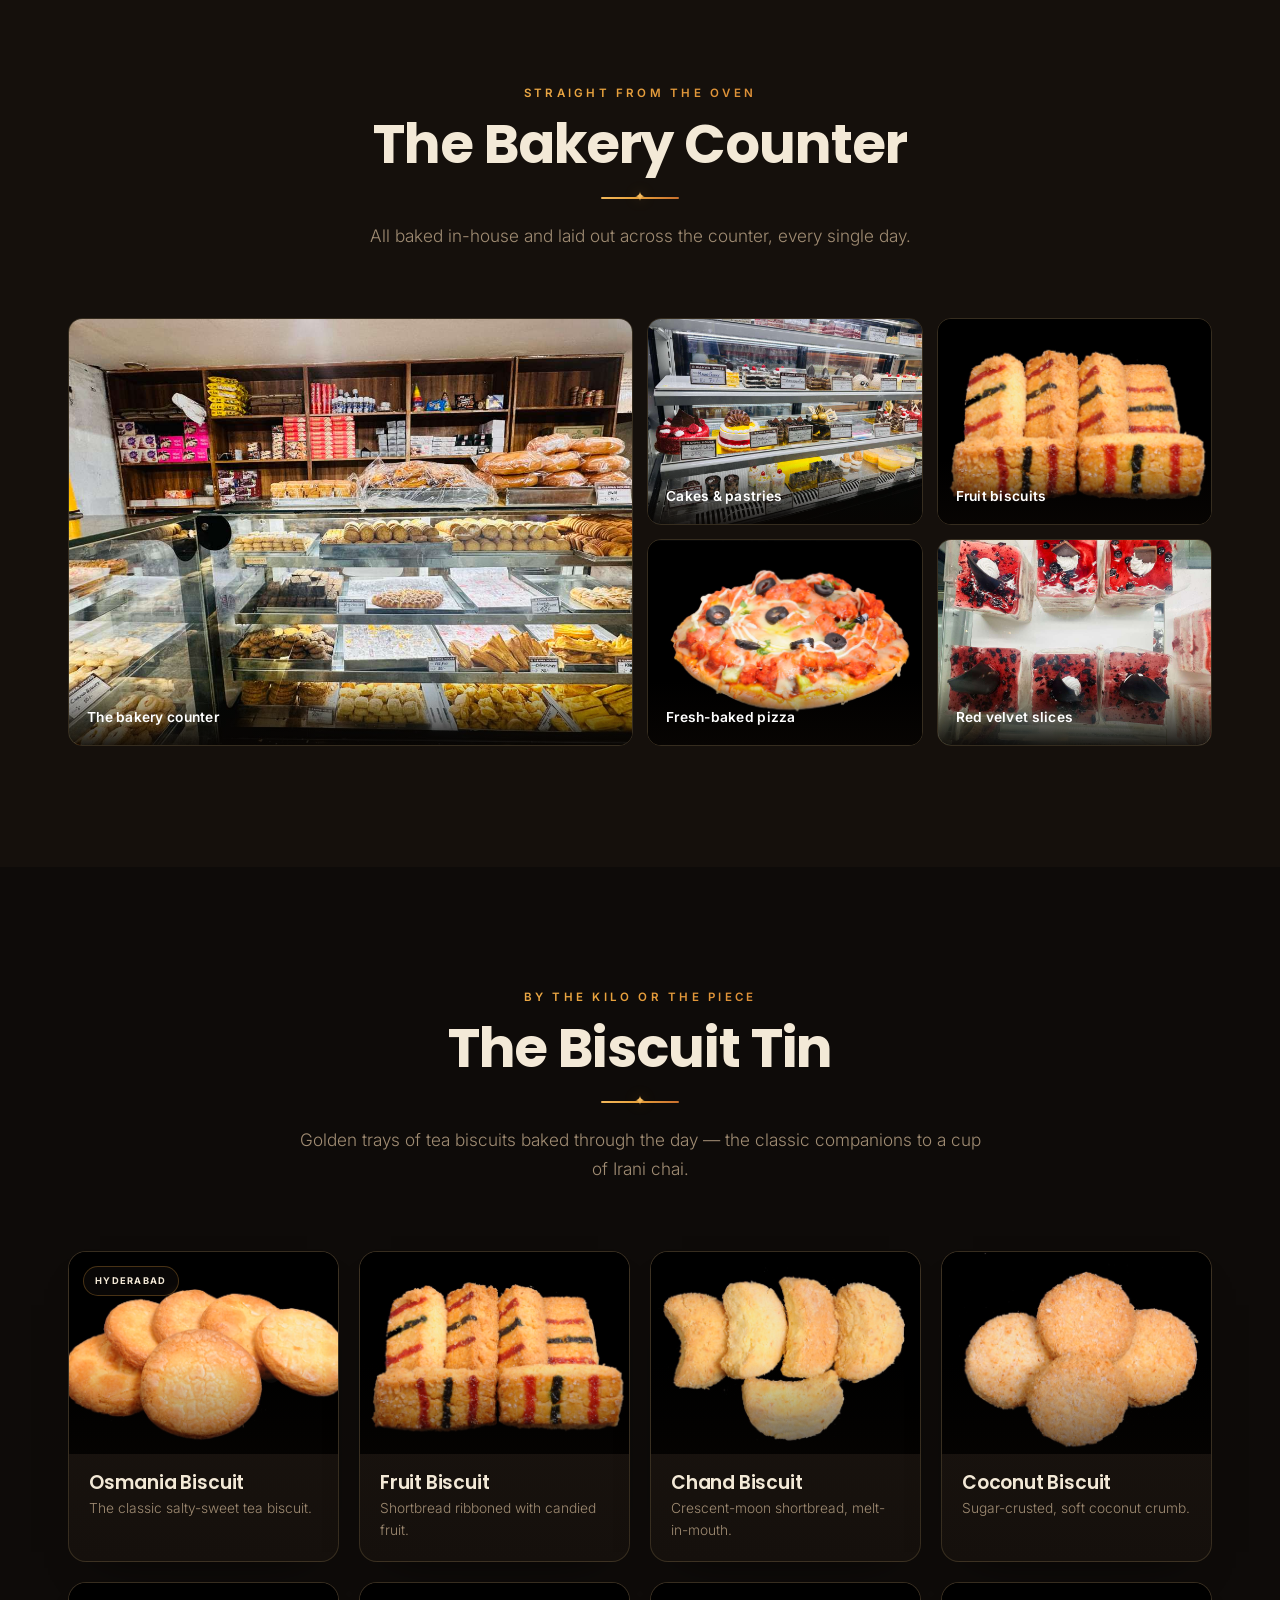
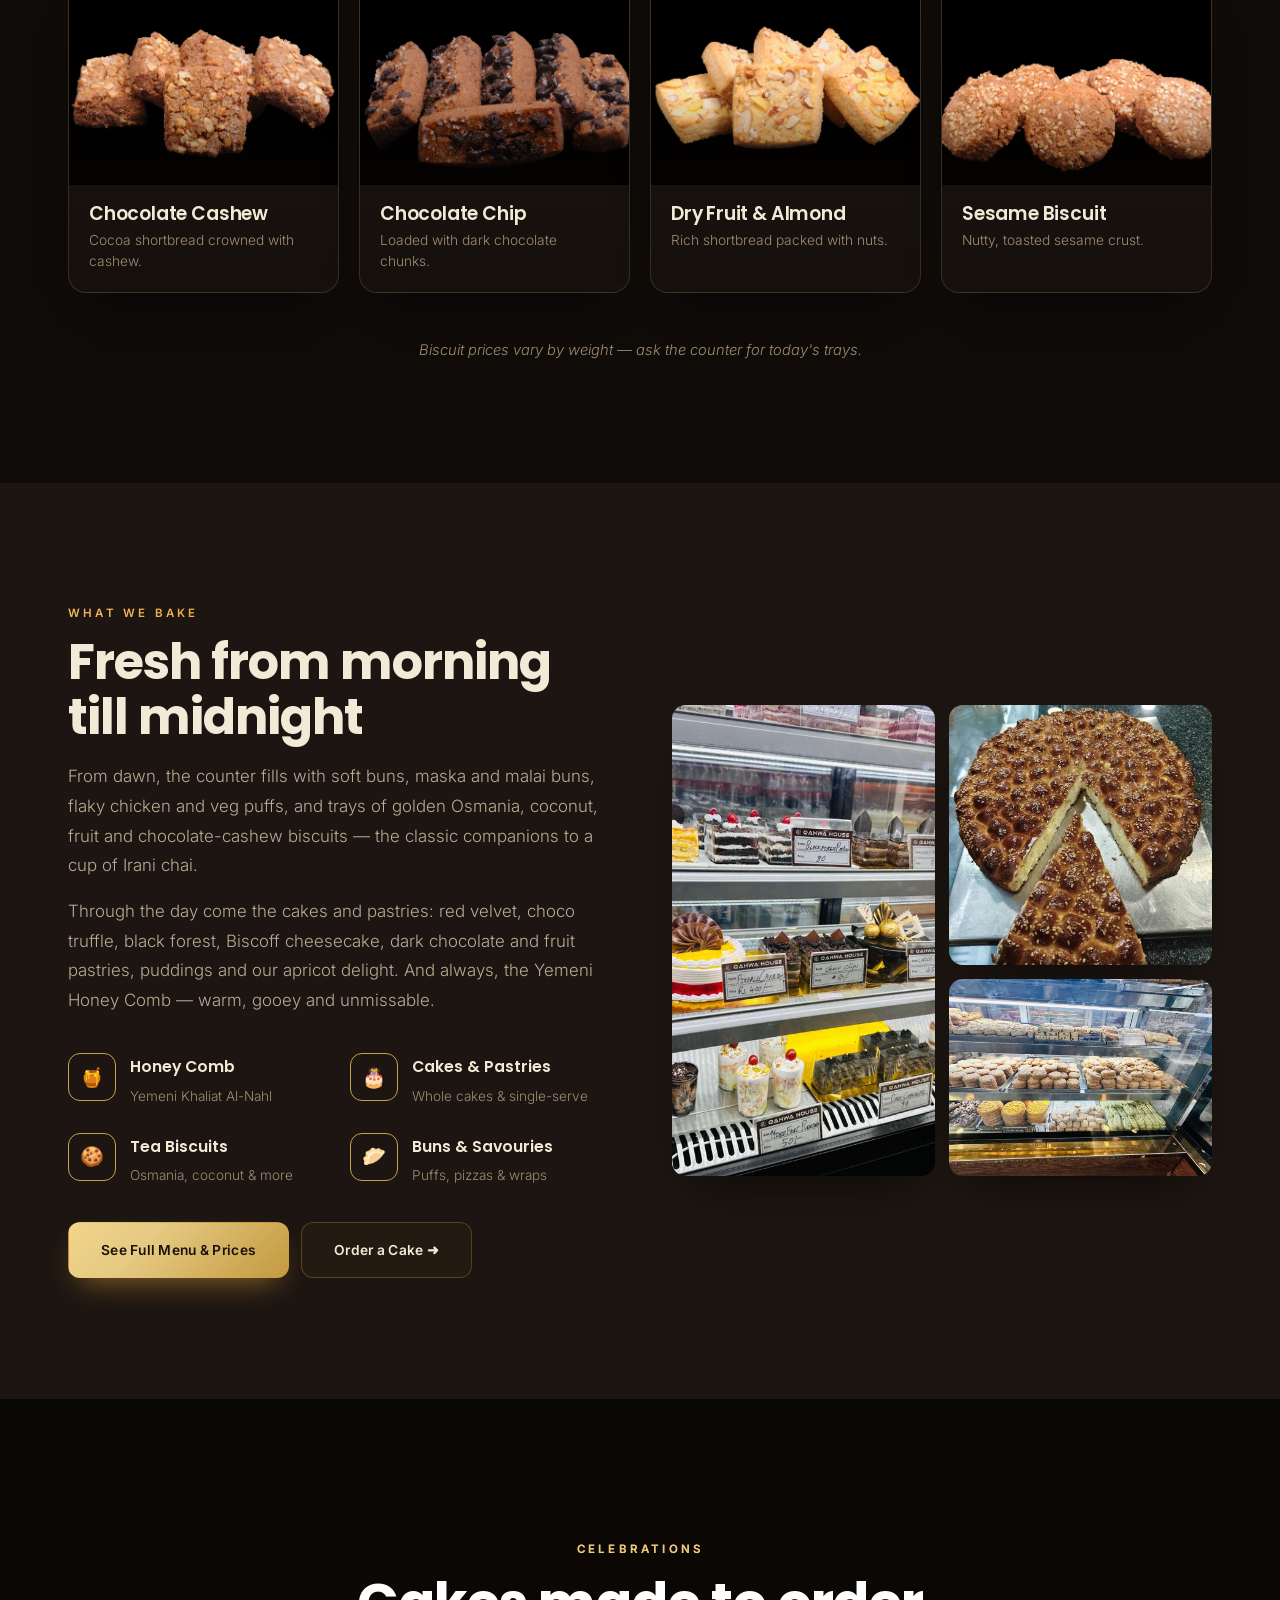
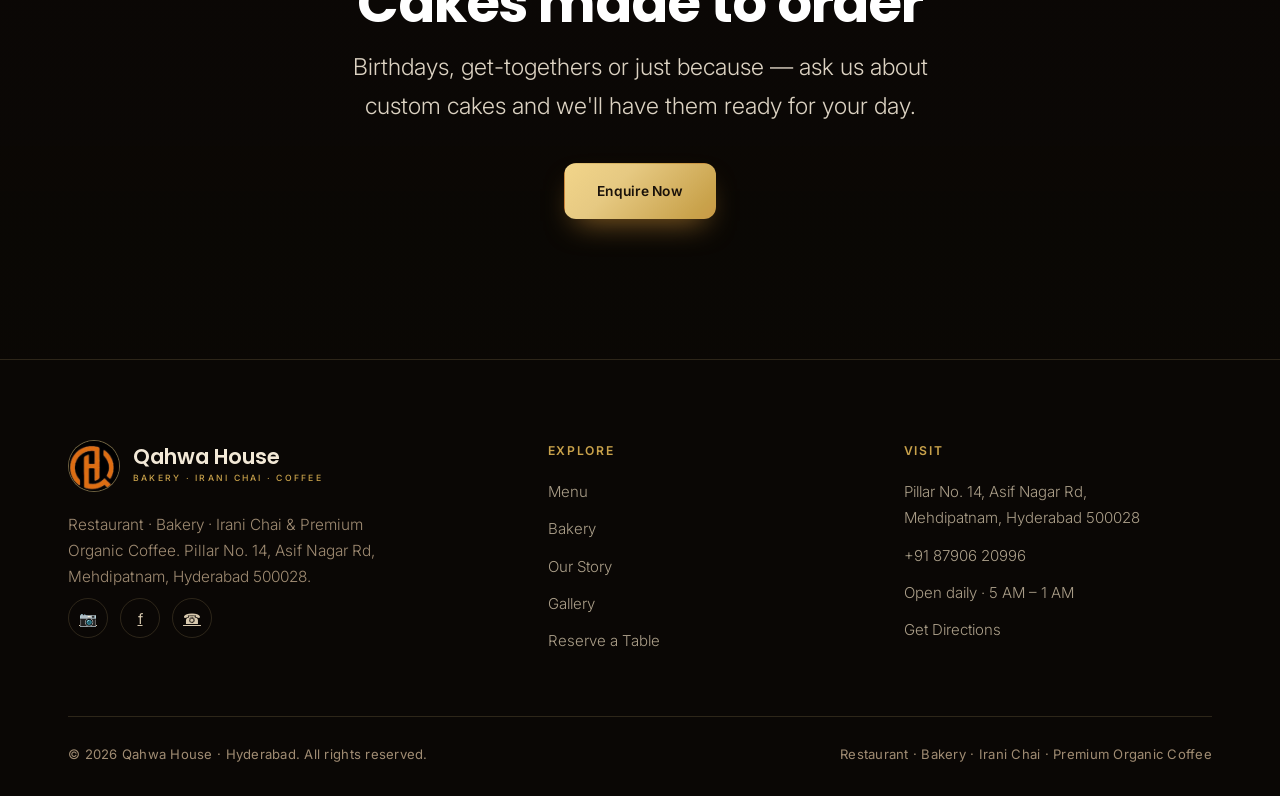
<file: bakery.html>
<!DOCTYPE html>
<html lang="en">
<head>
<meta charset="UTF-8">
<meta name="viewport" content="width=device-width, initial-scale=1.0">
<meta name="description" content="The Qahwa House bakery — baked fresh in-house every day. Yemeni Honey Comb (Khaliat Al-Nahl), cakes, pastries, Osmania &amp; tea biscuits, buns, puffs, pizzas &amp; wraps. Mehdipatnam, Hyderabad.">
<meta name="robots" content="index,follow,max-image-preview:large">
<meta name="theme-color" content="#0E0B09">
<link rel="canonical" href="https://qahwahouse.net/bakery.html">
<link rel="icon" type="image/png" sizes="64x64" href="/assets/favicon.png">
<link rel="apple-touch-icon" sizes="180x180" href="/assets/apple-touch-icon.png">
<meta property="og:url" content="https://qahwahouse.net/bakery.html">
<meta property="og:site_name" content="Qahwa House">
<meta property="og:title" content="The Bakery — Qahwa House | Baked Fresh Every Day">
<meta property="og:description" content="Yemeni Honey Comb, cakes, pastries, Osmania biscuits, buns, puffs &amp; savouries — all baked in-house, all day.">
<meta property="og:type" content="website">
<meta property="og:image" content="https://qahwahouse.net/assets/og-image.jpg">
<title>The Bakery — Qahwa House | Baked Fresh Every Day, Hyderabad</title>
<link rel="preconnect" href="https://fonts.googleapis.com">
<link rel="preconnect" href="https://fonts.gstatic.com" crossorigin>
<link href="https://fonts.googleapis.com/css2?family=Poppins:wght@400;500;600;700;800&family=Inter:wght@300;400;500;600&display=swap" rel="stylesheet">
<link rel="stylesheet" href="assets/site.css?v=7">
<script>document.documentElement.classList.add("js");</script>
</head>
<body>

<!-- ═══ NAV ═══ -->
<nav id="nav">
  <a href="index.html" class="logo">
    <span class="logo-badge"><img src="assets/logo-mark.png" width="48" height="48" alt="Qahwa House logo"></span>
    <span class="logo-txt"><b>Qahwa House</b><span>Bakery · Irani Chai · Coffee</span></span>
  </a>
  <ul class="nav-links">
    <li><a href="menu.html">Menu</a></li>
    <li><a href="bakery.html" class="active">Bakery</a></li>
    <li><a href="story.html">Our Story</a></li>
    <li><a href="gallery.html">Gallery</a></li>
    <li><a href="reserve.html">Reserve</a></li>
    <li><a href="index.html#visit">Visit</a></li>
  </ul>
  <div class="nav-right">
    <a href="tel:+918790620996" class="nav-call">☎ Call Us</a>
    <button class="burger" id="burger" aria-label="Menu"><span></span><span></span><span></span></button>
  </div>
</nav>

<!-- ═══ PAGE HERO ═══ -->
<header class="page-hero">
  <div class="bg" style="background-image:url('assets/photos/qahwa-30.jpg')"></div>
  <div class="page-hero-inner">
    <div class="eyebrow">Baked Fresh Every Day</div>
    <h1>The Bakery</h1>
    <p>Our ovens fire from morning — cakes, pastries, biscuits, breads and savouries, all baked in-house and laid out warm across the counter.</p>
    <div class="breadcrumb"><a href="index.html">Home</a> &nbsp;/&nbsp; Bakery</div>
  </div>
</header>

<!-- ═══ SIGNATURE: HONEY COMB ═══ -->
<section class="signature sec-pad" id="signature">
  <div class="wrap sig-grid reveal">
    <div class="sig-imgs">
      <span class="price-badge"><b>₹80</b><small>Per Piece</small></span>
      <img class="img-main" src="assets/photos/qahwa-39.jpg" width="864" height="855" loading="lazy" alt="Qahwa House Honey Comb — golden sesame-topped Khaliat Al-Nahl with a slice cut, fresh from the oven">
      <img class="img-float" src="assets/photos/qahwa-32.jpg" width="1024" height="768" loading="lazy" alt="Honey Cheese Comb on the bakery counter at Qahwa House">
    </div>
    <div class="sig-text">
      <div class="eyebrow">Our Signature</div>
      <h2>Honey Comb</h2>
      <div class="ar2">خلية النحل · Khaliat Al-Nahl</div>
      <p>A beloved Yemeni dessert — pillowy milk-bread pulled into a honeycomb, baked golden, finished with toasted sesame, and filled with soft cheese before a generous drizzle of honey.</p>
      <p>Warm, gooey, and just sweet enough — it's the one people come back for. Best enjoyed fresh with a cup of Irani chai or our premium organic coffee.</p>
      <div class="sig-price">₹80 <small>per piece · Honey Cheese Comb</small></div>
    </div>
  </div>
</section>

<!-- ═══ SHOWCASE ═══ -->
<section class="showcase sec-pad" id="bakery">
  <div class="wrap">
    <div class="sec-head reveal">
      <div class="eyebrow">Straight From the Oven</div>
      <h2>The Bakery Counter</h2>
      <div class="divider"></div>
      <p>All baked in-house and laid out across the counter, every single day.</p>
    </div>
    <div class="show-grid reveal">
      <figure class="wide tall"><img src="assets/photos/qahwa-30.jpg" width="1024" height="768" loading="lazy" alt="Qahwa House bakery counter stacked with breads, buns, biscuits and pastries"><figcaption>The bakery counter</figcaption></figure>
      <figure><img src="assets/photos/qahwa-18.jpg" width="1024" height="768" loading="lazy" alt="Display fridge of fresh cakes and pastries"><figcaption>Cakes &amp; pastries</figcaption></figure>
      <figure><img src="assets/photos/menu-biscuit-fruit.jpg" width="1280" height="853" loading="lazy" alt="Tutti-frutti fruit biscuits ribboned with candied fruit"><figcaption>Fruit biscuits</figcaption></figure>
      <figure><img src="assets/photos/menu-pizza.jpg" width="1280" height="853" loading="lazy" alt="Chicken pizza loaded with tandoori chicken and olives"><figcaption>Fresh-baked pizza</figcaption></figure>
      <figure><img src="assets/photos/qahwa-20.jpg" width="1024" height="768" loading="lazy" alt="Red velvet pastry slices with cream"><figcaption>Red velvet slices</figcaption></figure>
    </div>
  </div>
</section>

<!-- ═══ THE BISCUIT TIN ═══ -->
<section class="menu-sec sec-pad" id="biscuits">
  <div class="wrap">
    <div class="sec-head reveal">
      <div class="eyebrow">By the Kilo or the Piece</div>
      <h2>The Biscuit Tin</h2>
      <div class="divider"></div>
      <p>Golden trays of tea biscuits baked through the day — the classic companions to a cup of Irani chai.</p>
    </div>
    <div class="dish-grid cols4 reveal">
      <div class="dish"><div class="ph"><span class="flag">Hyderabad</span><img src="assets/photos/menu-biscuit-osmania.jpg" loading="lazy" alt="Osmania biscuits — golden salty-sweet Hyderabadi tea biscuits"></div><div class="bd"><h3>Osmania Biscuit</h3><p>The classic salty-sweet tea biscuit.</p></div></div>
      <div class="dish"><div class="ph"><img src="assets/photos/menu-biscuit-fruit.jpg" loading="lazy" alt="Tutti-frutti fruit biscuits"></div><div class="bd"><h3>Fruit Biscuit</h3><p>Shortbread ribboned with candied fruit.</p></div></div>
      <div class="dish"><div class="ph"><img src="assets/photos/menu-biscuit-chand.jpg" loading="lazy" alt="Chand biscuits — crescent moon shortbread"></div><div class="bd"><h3>Chand Biscuit</h3><p>Crescent-moon shortbread, melt-in-mouth.</p></div></div>
      <div class="dish"><div class="ph"><img src="assets/photos/menu-biscuit-coconut.jpg" loading="lazy" alt="Sugar-crusted coconut biscuits"></div><div class="bd"><h3>Coconut Biscuit</h3><p>Sugar-crusted, soft coconut crumb.</p></div></div>
      <div class="dish"><div class="ph"><img src="assets/photos/menu-biscuit-choccashew.jpg" loading="lazy" alt="Chocolate cashew biscuits"></div><div class="bd"><h3>Chocolate Cashew</h3><p>Cocoa shortbread crowned with cashew.</p></div></div>
      <div class="dish"><div class="ph"><img src="assets/photos/menu-biscuit-chocchip.jpg" loading="lazy" alt="Chocolate chip cookie fingers"></div><div class="bd"><h3>Chocolate Chip</h3><p>Loaded with dark chocolate chunks.</p></div></div>
      <div class="dish"><div class="ph"><img src="assets/photos/menu-biscuit-almond.jpg" loading="lazy" alt="Dry fruit and almond biscuits"></div><div class="bd"><h3>Dry Fruit &amp; Almond</h3><p>Rich shortbread packed with nuts.</p></div></div>
      <div class="dish"><div class="ph"><img src="assets/photos/menu-biscuit-sesame.jpg" loading="lazy" alt="Sesame-topped biscuits"></div><div class="bd"><h3>Sesame Biscuit</h3><p>Nutty, toasted sesame crust.</p></div></div>
    </div>
    <p class="menu-note">Biscuit prices vary by weight — ask the counter for today's trays.</p>
  </div>
</section>

<!-- ═══ WHAT WE BAKE ═══ -->
<section class="story sec-pad">
  <div class="wrap story-grid reveal">
    <div class="story-text">
      <div class="eyebrow">What We Bake</div>
      <h2>Fresh from morning till midnight</h2>
      <p>From dawn, the counter fills with soft buns, maska and malai buns, flaky chicken and veg puffs, and trays of golden Osmania, coconut, fruit and chocolate-cashew biscuits — the classic companions to a cup of Irani chai.</p>
      <p>Through the day come the cakes and pastries: red velvet, choco truffle, black forest, Biscoff cheesecake, dark chocolate and fruit pastries, puddings and our apricot delight. And always, the Yemeni Honey Comb — warm, gooey and unmissable.</p>
      <div class="feats">
        <div class="feat"><div class="fi">🍯</div><div><b>Honey Comb</b><span>Yemeni Khaliat Al-Nahl</span></div></div>
        <div class="feat"><div class="fi">🎂</div><div><b>Cakes &amp; Pastries</b><span>Whole cakes &amp; single-serve</span></div></div>
        <div class="feat"><div class="fi">🍪</div><div><b>Tea Biscuits</b><span>Osmania, coconut &amp; more</span></div></div>
        <div class="feat"><div class="fi">🥟</div><div><b>Buns &amp; Savouries</b><span>Puffs, pizzas &amp; wraps</span></div></div>
      </div>
      <div style="margin-top:34px;display:flex;gap:12px;flex-wrap:wrap">
        <a href="menu.html" class="btn btn-gold">See Full Menu &amp; Prices</a>
        <a href="reserve.html" class="btn btn-line">Order a Cake ➜</a>
      </div>
    </div>
    <div class="story-imgs">
      <img src="assets/photos/qahwa-18.jpg" width="1024" height="768" loading="lazy" alt="Fresh cakes and pastries in the display fridge">
      <img src="assets/photos/qahwa-39.jpg" width="864" height="855" loading="lazy" alt="Golden Yemeni Honey Comb fresh from the oven">
      <img src="assets/photos/qahwa-25.jpg" width="1024" height="768" loading="lazy" alt="Trays of fresh tea biscuits">
    </div>
  </div>
</section>

<!-- ═══ PARALLAX ═══ -->
<section class="parallax" style="background-image:url('assets/photos/qahwa-20.jpg')">
  <div class="parallax-inner">
    <div class="eyebrow">Celebrations</div>
    <h2>Cakes made to order</h2>
    <p>Birthdays, get-togethers or just because — ask us about custom cakes and we'll have them ready for your day.</p>
    <a href="reserve.html" class="btn btn-gold">Enquire Now</a>
  </div>
</section>

<!-- ═══ FOOTER ═══ -->
<footer>
  <div class="wrap">
    <div class="foot-grid">
      <div class="foot-brand">
        <a href="index.html" class="logo"><span class="logo-badge"><img src="assets/logo-mark.png" width="52" height="52" alt="Qahwa House logo"></span><span class="logo-txt"><b>Qahwa House</b><span>Bakery · Irani Chai · Coffee</span></span></a>
        <p>Restaurant · Bakery · Irani Chai &amp; Premium Organic Coffee. Pillar No. 14, Asif Nagar Rd, Mehdipatnam, Hyderabad 500028.</p>
        <div class="socials">
          <a href="#" aria-label="Instagram" title="Owner: add Instagram link">📷</a>
          <a href="#" aria-label="Facebook" title="Owner: add Facebook link">f</a>
          <a href="tel:+918790620996" aria-label="Call">☎</a>
        </div>
      </div>
      <div class="foot-col">
        <h4>Explore</h4>
        <a href="menu.html">Menu</a>
        <a href="bakery.html">Bakery</a>
        <a href="story.html">Our Story</a>
        <a href="gallery.html">Gallery</a>
        <a href="reserve.html">Reserve a Table</a>
      </div>
      <div class="foot-col">
        <h4>Visit</h4>
        <p>Pillar No. 14, Asif Nagar Rd,<br>Mehdipatnam, Hyderabad 500028</p>
        <a href="tel:+918790620996">+91 87906 20996</a>
        <p>Open daily · 5 AM – 1 AM</p>
        <a href="index.html#visit">Get Directions</a>
      </div>
    </div>
    <div class="foot-bot">
      <span>© <span id="yr"></span> Qahwa House · Hyderabad. All rights reserved.</span>
      <span>Restaurant · Bakery · Irani Chai · Premium Organic Coffee</span>
    </div>
  </div>
</footer>

<script src="assets/site.js?v=7"></script>
</body>
</html>
</file>
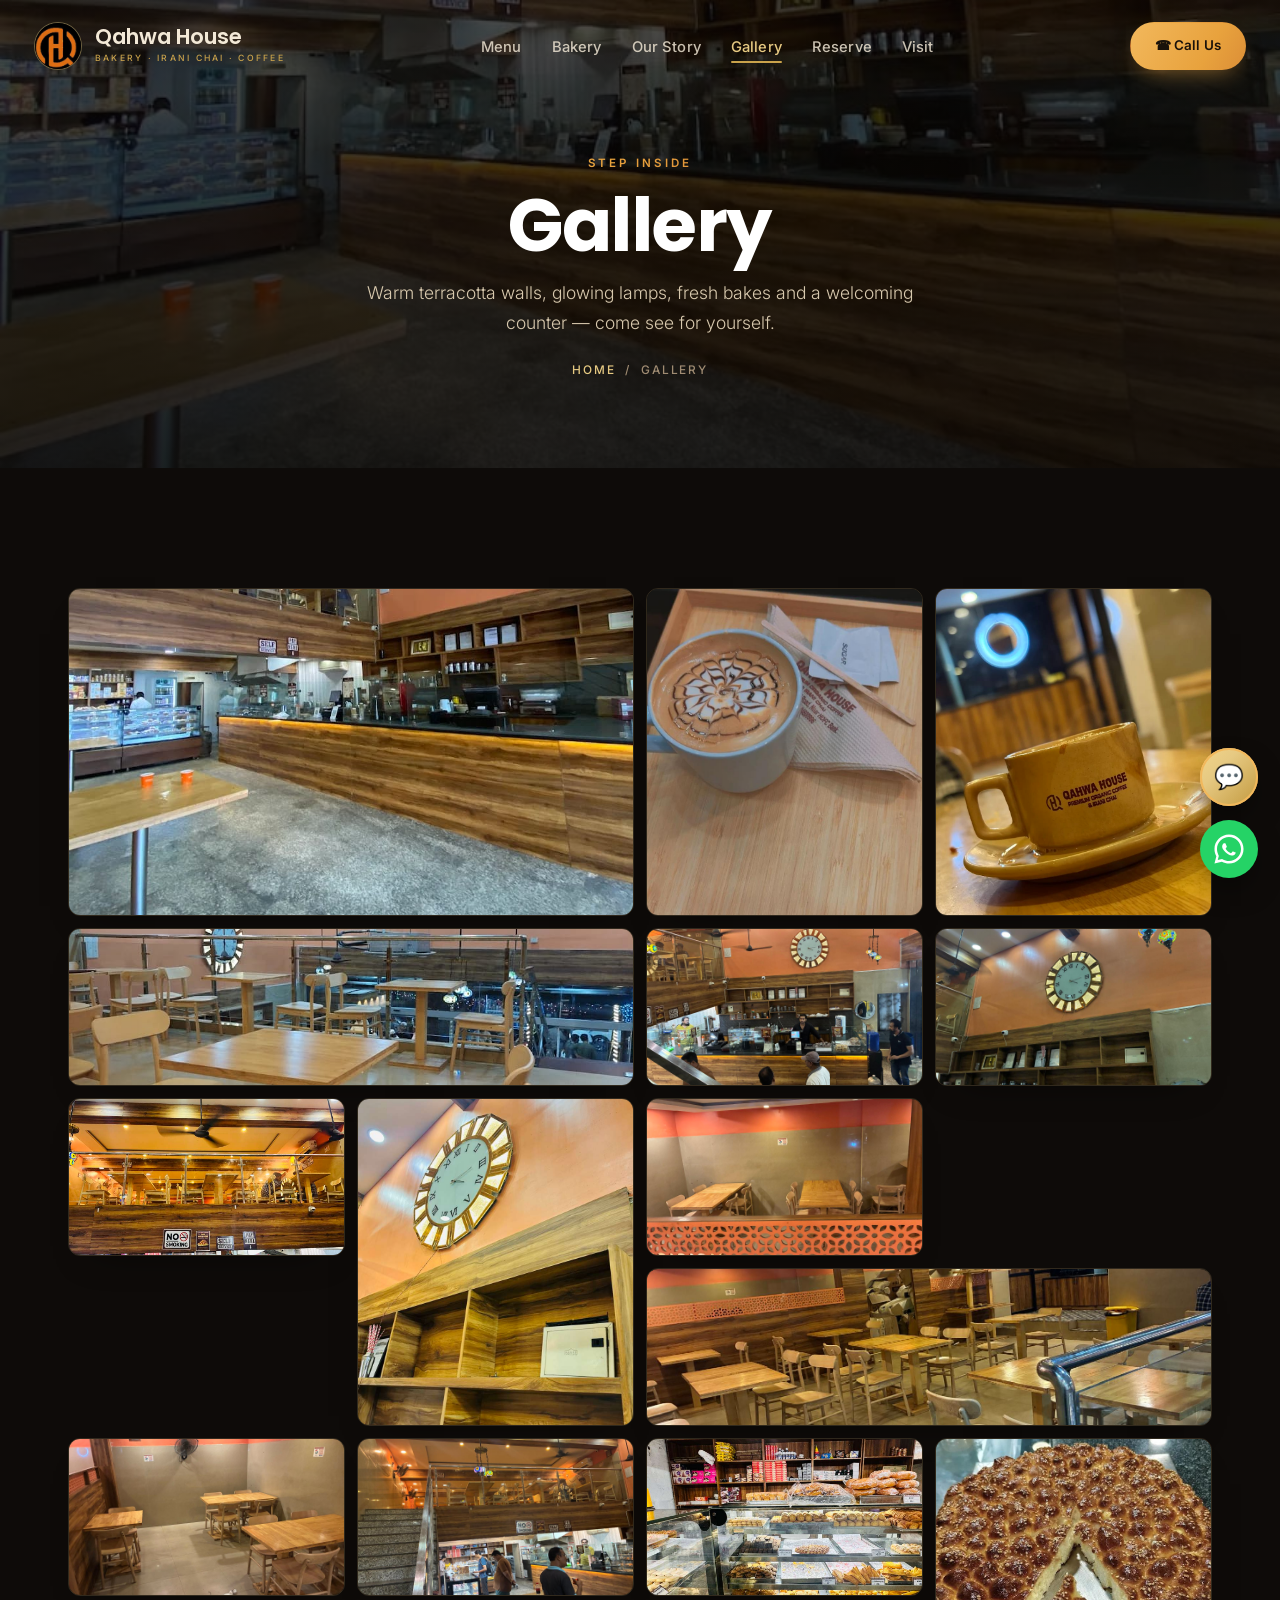
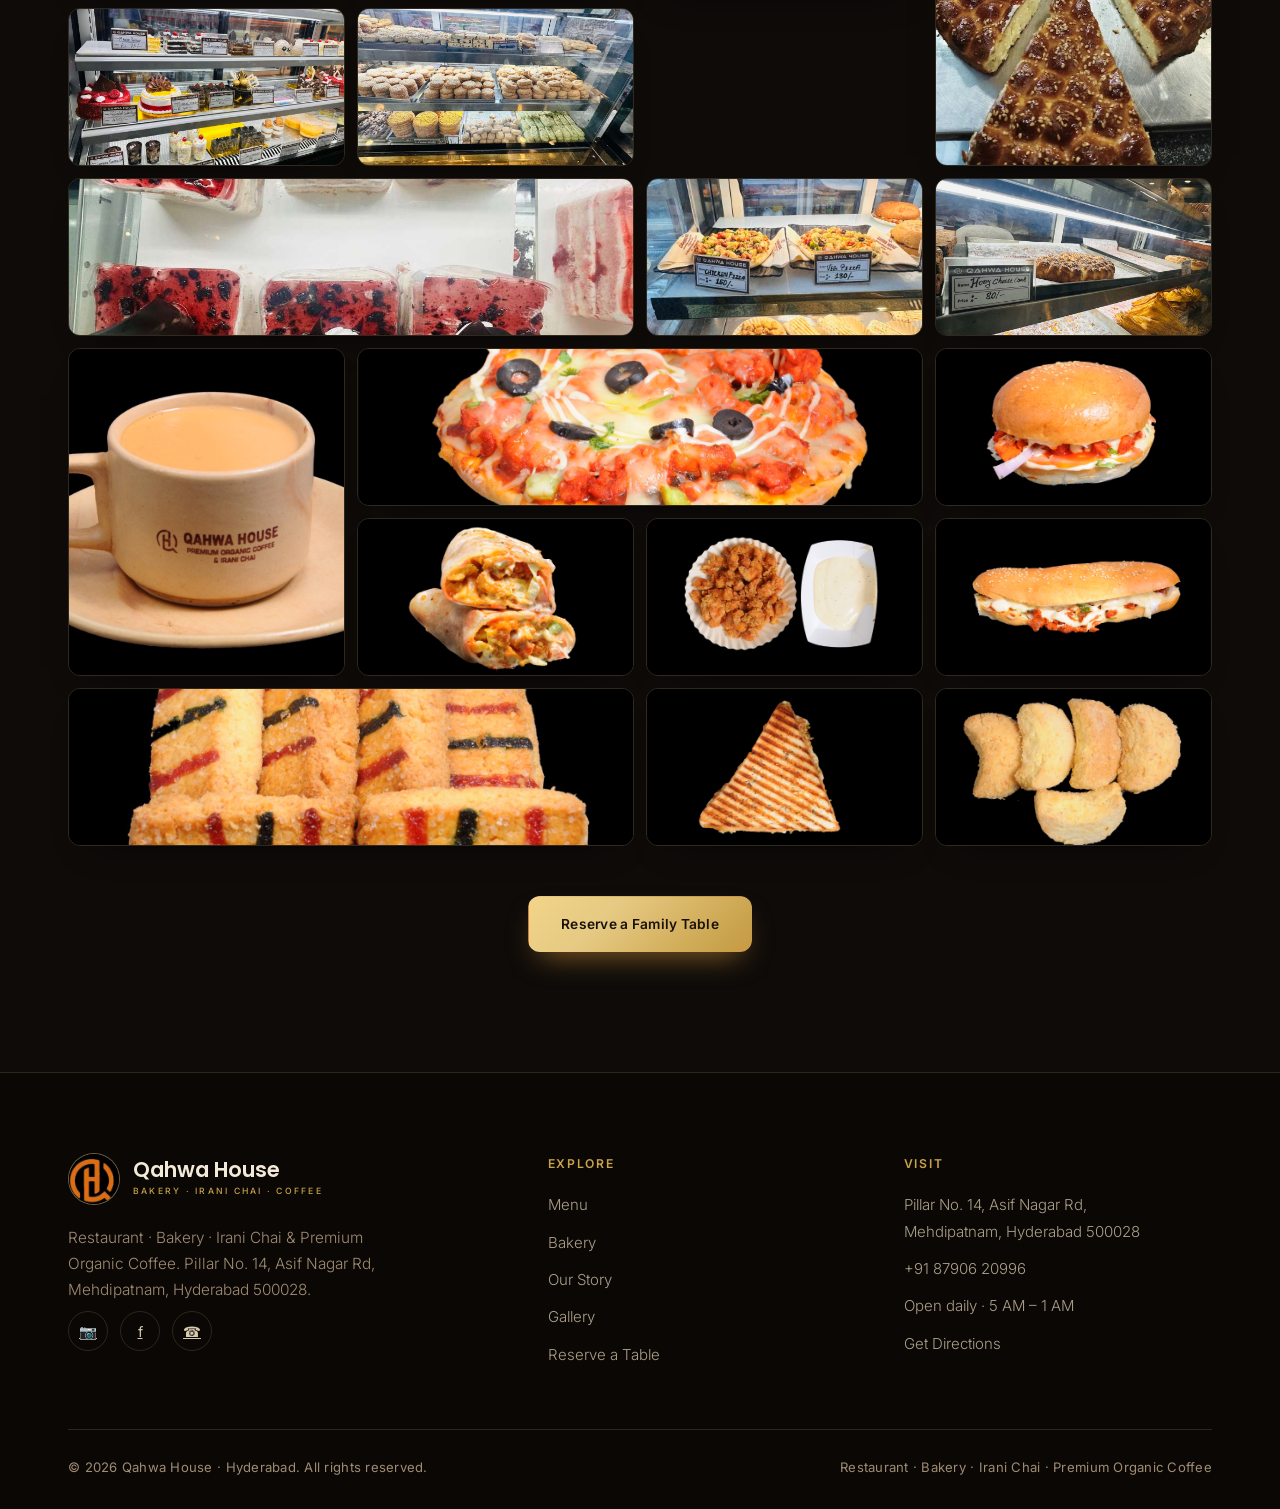
<file: gallery.html>
<!DOCTYPE html>
<html lang="en">
<head>
<meta charset="UTF-8">
<meta name="viewport" content="width=device-width, initial-scale=1.0">
<meta name="description" content="Inside Qahwa House — terracotta walls, the Roman-numeral clock, mosaic lamps, the bakery counter, latte art and the upstairs family section. A photo gallery from Mehdipatnam, Hyderabad.">
<meta name="robots" content="index,follow,max-image-preview:large">
<meta name="theme-color" content="#0E0B09">
<link rel="canonical" href="https://qahwahouse.net/gallery.html">
<link rel="icon" type="image/png" sizes="64x64" href="/assets/favicon.png">
<link rel="apple-touch-icon" sizes="180x180" href="/assets/apple-touch-icon.png">
<meta property="og:url" content="https://qahwahouse.net/gallery.html">
<meta property="og:site_name" content="Qahwa House">
<meta property="og:title" content="Gallery — Qahwa House | Step Inside, Hyderabad">
<meta property="og:description" content="Warm terracotta walls, glowing lamps, fresh bakes and a welcoming counter — see Qahwa House for yourself.">
<meta property="og:type" content="website">
<meta property="og:image" content="https://qahwahouse.net/assets/og-image.jpg">
<title>Gallery — Qahwa House | Step Inside, Mehdipatnam, Hyderabad</title>
<link rel="preconnect" href="https://fonts.googleapis.com">
<link rel="preconnect" href="https://fonts.gstatic.com" crossorigin>
<link href="https://fonts.googleapis.com/css2?family=Poppins:wght@400;500;600;700;800&family=Inter:wght@300;400;500;600&display=swap" rel="stylesheet">
<link rel="stylesheet" href="assets/site.css?v=7">
<script>document.documentElement.classList.add("js");</script>
</head>
<body>

<!-- ═══ NAV ═══ -->
<nav id="nav">
  <a href="index.html" class="logo">
    <span class="logo-badge"><img src="assets/logo-mark.png" width="48" height="48" alt="Qahwa House logo"></span>
    <span class="logo-txt"><b>Qahwa House</b><span>Bakery · Irani Chai · Coffee</span></span>
  </a>
  <ul class="nav-links">
    <li><a href="menu.html">Menu</a></li>
    <li><a href="bakery.html">Bakery</a></li>
    <li><a href="story.html">Our Story</a></li>
    <li><a href="gallery.html" class="active">Gallery</a></li>
    <li><a href="reserve.html">Reserve</a></li>
    <li><a href="index.html#visit">Visit</a></li>
  </ul>
  <div class="nav-right">
    <a href="tel:+918790620996" class="nav-call">☎ Call Us</a>
    <button class="burger" id="burger" aria-label="Menu"><span></span><span></span><span></span></button>
  </div>
</nav>

<!-- ═══ PAGE HERO ═══ -->
<header class="page-hero">
  <div class="bg" style="background-image:url('assets/photos/qahwa-37.jpg')"></div>
  <div class="page-hero-inner">
    <div class="eyebrow">Step Inside</div>
    <h1>Gallery</h1>
    <p>Warm terracotta walls, glowing lamps, fresh bakes and a welcoming counter — come see for yourself.</p>
    <div class="breadcrumb"><a href="index.html">Home</a> &nbsp;/&nbsp; Gallery</div>
  </div>
</header>

<!-- ═══ GALLERY ═══ -->
<section class="gallery sec-pad" id="gallery">
  <div class="wrap">
    <div class="gal-grid">
      <a class="g-wide g-tall" href="assets/photos/qahwa-37.jpg" target="_blank" rel="noopener"><img src="assets/photos/qahwa-37.jpg" width="864" height="880" loading="lazy" alt="Qahwa House interior — long wooden counter, Roman-numeral clock and upstairs family mezzanine"></a>
      <a class="g-tall" href="assets/photos/qahwa-38.jpg" target="_blank" rel="noopener"><img src="assets/photos/qahwa-38.jpg" width="864" height="914" loading="lazy" alt="Latte with flower latte art on a Qahwa House wooden serving tray"></a>
      <a class="g-tall" href="assets/photos/qahwa-41.jpg" target="_blank" rel="noopener"><img src="assets/photos/qahwa-41.jpg" width="864" height="1152" loading="lazy" alt="Branded Qahwa House cup of premium organic coffee and Irani chai"></a>
      <a class="g-wide" href="assets/photos/qahwa-40.jpg" target="_blank" rel="noopener"><img src="assets/photos/qahwa-40.jpg" width="864" height="1152" loading="lazy" alt="Bright upstairs dining area with wooden tables and city-view windows"></a>
      <a href="assets/photos/qahwa-06.jpg" target="_blank" rel="noopener"><img src="assets/photos/qahwa-06.jpg" width="1024" height="768" loading="lazy" alt="Main counter and clock"></a>
      <a href="assets/photos/qahwa-09.jpg" target="_blank" rel="noopener"><img src="assets/photos/qahwa-09.jpg" width="1024" height="768" loading="lazy" alt="Clock and mosaic lamps"></a>
      <a href="assets/photos/qahwa-31.jpg" target="_blank" rel="noopener"><img src="assets/photos/qahwa-31.jpg" width="1024" height="768" loading="lazy" alt="Mezzanine seating with warm wood"></a>
      <a class="g-tall" href="assets/photos/qahwa-34.jpg" target="_blank" rel="noopener"><img src="assets/photos/qahwa-34.jpg" width="768" height="1024" loading="lazy" alt="Sunburst Roman-numeral clock"></a>
      <a href="assets/photos/qahwa-02.jpg" target="_blank" rel="noopener"><img src="assets/photos/qahwa-02.jpg" width="1024" height="768" loading="lazy" alt="Seating behind the terracotta jali screen"></a>
      <a class="g-wide" href="assets/photos/qahwa-10.jpg" target="_blank" rel="noopener"><img src="assets/photos/qahwa-10.jpg" width="1024" height="768" loading="lazy" alt="Family dining section"></a>
      <a href="assets/photos/qahwa-01.jpg" target="_blank" rel="noopener"><img src="assets/photos/qahwa-01.jpg" width="1024" height="768" loading="lazy" alt="Cosy corner dining"></a>
      <a href="assets/photos/qahwa-07.jpg" target="_blank" rel="noopener"><img src="assets/photos/qahwa-07.jpg" width="1024" height="768" loading="lazy" alt="Counter and cake fridge by the staircase"></a>
      <a href="assets/photos/qahwa-30.jpg" target="_blank" rel="noopener"><img src="assets/photos/qahwa-30.jpg" width="1024" height="768" loading="lazy" alt="The bakery counter stacked with fresh bakes"></a>
      <a class="g-tall" href="assets/photos/qahwa-39.jpg" target="_blank" rel="noopener"><img src="assets/photos/qahwa-39.jpg" width="864" height="855" loading="lazy" alt="Golden Yemeni Honey Comb fresh from the oven"></a>
      <a href="assets/photos/qahwa-18.jpg" target="_blank" rel="noopener"><img src="assets/photos/qahwa-18.jpg" width="1024" height="768" loading="lazy" alt="Display fridge of cakes and pastries"></a>
      <a href="assets/photos/qahwa-25.jpg" target="_blank" rel="noopener"><img src="assets/photos/qahwa-25.jpg" width="1024" height="768" loading="lazy" alt="Trays of fresh tea biscuits"></a>
      <a class="g-wide" href="assets/photos/qahwa-20.jpg" target="_blank" rel="noopener"><img src="assets/photos/qahwa-20.jpg" width="1024" height="768" loading="lazy" alt="Red velvet pastry slices with cream"></a>
      <a href="assets/photos/qahwa-21.jpg" target="_blank" rel="noopener"><img src="assets/photos/qahwa-21.jpg" width="768" height="1024" loading="lazy" alt="Pizzas and wraps in the savoury case"></a>
      <a href="assets/photos/qahwa-32.jpg" target="_blank" rel="noopener"><img src="assets/photos/qahwa-32.jpg" width="1024" height="768" loading="lazy" alt="Honey Cheese Comb on the counter"></a>
      <a class="g-tall" href="assets/photos/menu-chai.jpg" target="_blank" rel="noopener"><img src="assets/photos/menu-chai.jpg" width="1280" height="853" loading="lazy" alt="Qahwa House Irani chai in a branded cup and saucer"></a>
      <a class="g-wide" href="assets/photos/menu-pizza.jpg" target="_blank" rel="noopener"><img src="assets/photos/menu-pizza.jpg" width="1280" height="853" loading="lazy" alt="Chicken pizza loaded with tandoori chicken, olives and mozzarella"></a>
      <a href="assets/photos/menu-burger.jpg" target="_blank" rel="noopener"><img src="assets/photos/menu-burger.jpg" width="1280" height="853" loading="lazy" alt="Chicken burger on a sesame bun"></a>
      <a href="assets/photos/menu-wrap-crispy.jpg" target="_blank" rel="noopener"><img src="assets/photos/menu-wrap-crispy.jpg" width="1280" height="853" loading="lazy" alt="Crispy chicken wrap cut to show the filling"></a>
      <a href="assets/photos/menu-popcorn.jpg" target="_blank" rel="noopener"><img src="assets/photos/menu-popcorn.jpg" width="1280" height="853" loading="lazy" alt="Crispy chicken popcorn with a creamy dip"></a>
      <a href="assets/photos/menu-sub.jpg" target="_blank" rel="noopener"><img src="assets/photos/menu-sub.jpg" width="1280" height="853" loading="lazy" alt="Chicken Samoli — sesame sub with chicken and melted cheese"></a>
      <a class="g-wide" href="assets/photos/menu-biscuit-fruit.jpg" target="_blank" rel="noopener"><img src="assets/photos/menu-biscuit-fruit.jpg" width="1280" height="853" loading="lazy" alt="Tutti-frutti fruit biscuits"></a>
      <a href="assets/photos/menu-sandwich.jpg" target="_blank" rel="noopener"><img src="assets/photos/menu-sandwich.jpg" width="1280" height="853" loading="lazy" alt="Grilled club sandwich"></a>
      <a href="assets/photos/menu-biscuit-chand.jpg" target="_blank" rel="noopener"><img src="assets/photos/menu-biscuit-chand.jpg" width="1280" height="853" loading="lazy" alt="Chand biscuits — crescent moon shortbread"></a>
    </div>

    <div style="text-align:center;margin-top:50px">
      <a href="reserve.html" class="btn btn-gold">Reserve a Family Table</a>
    </div>
  </div>
</section>

<!-- ═══ FOOTER ═══ -->
<footer>
  <div class="wrap">
    <div class="foot-grid">
      <div class="foot-brand">
        <a href="index.html" class="logo"><span class="logo-badge"><img src="assets/logo-mark.png" width="52" height="52" alt="Qahwa House logo"></span><span class="logo-txt"><b>Qahwa House</b><span>Bakery · Irani Chai · Coffee</span></span></a>
        <p>Restaurant · Bakery · Irani Chai &amp; Premium Organic Coffee. Pillar No. 14, Asif Nagar Rd, Mehdipatnam, Hyderabad 500028.</p>
        <div class="socials">
          <a href="#" aria-label="Instagram" title="Owner: add Instagram link">📷</a>
          <a href="#" aria-label="Facebook" title="Owner: add Facebook link">f</a>
          <a href="tel:+918790620996" aria-label="Call">☎</a>
        </div>
      </div>
      <div class="foot-col">
        <h4>Explore</h4>
        <a href="menu.html">Menu</a>
        <a href="bakery.html">Bakery</a>
        <a href="story.html">Our Story</a>
        <a href="gallery.html">Gallery</a>
        <a href="reserve.html">Reserve a Table</a>
      </div>
      <div class="foot-col">
        <h4>Visit</h4>
        <p>Pillar No. 14, Asif Nagar Rd,<br>Mehdipatnam, Hyderabad 500028</p>
        <a href="tel:+918790620996">+91 87906 20996</a>
        <p>Open daily · 5 AM – 1 AM</p>
        <a href="index.html#visit">Get Directions</a>
      </div>
    </div>
    <div class="foot-bot">
      <span>© <span id="yr"></span> Qahwa House · Hyderabad. All rights reserved.</span>
      <span>Restaurant · Bakery · Irani Chai · Premium Organic Coffee</span>
    </div>
  </div>
</footer>

<script src="assets/site.js?v=7"></script>
</body>
</html>
</file>
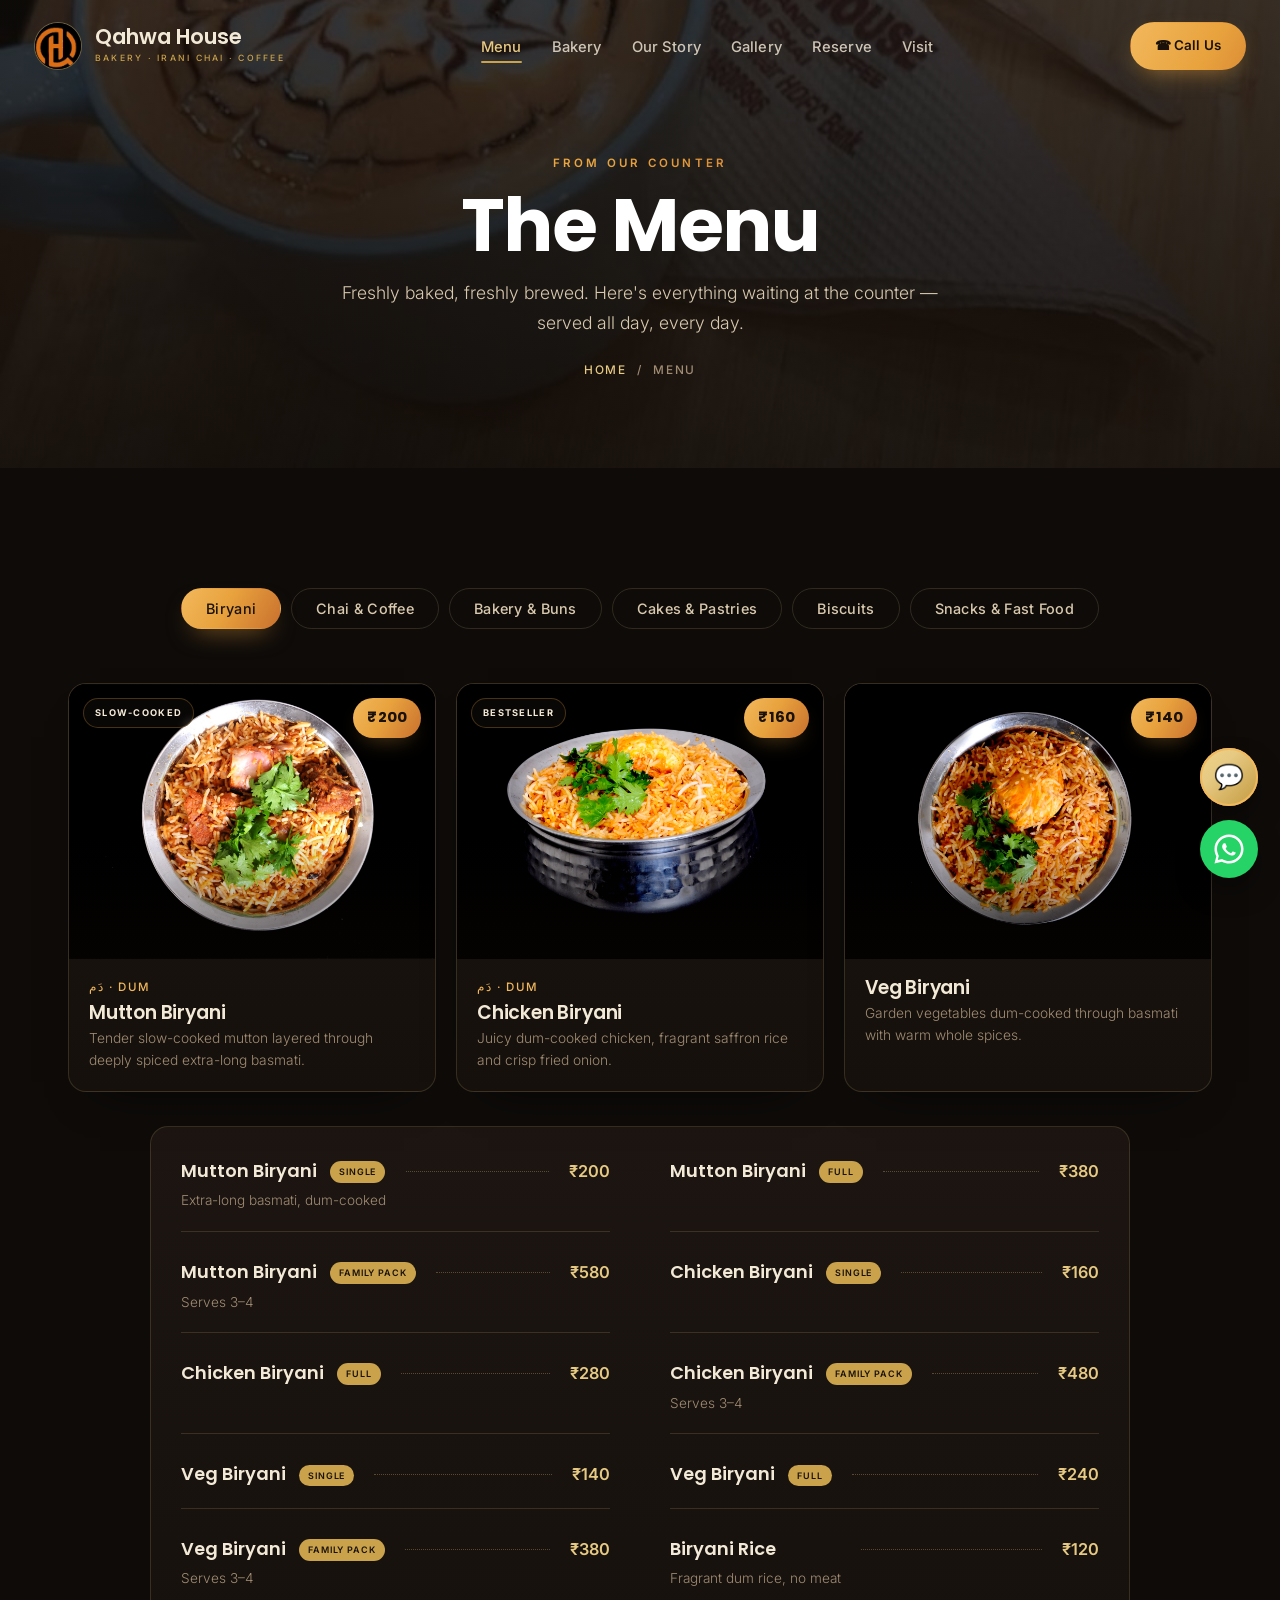
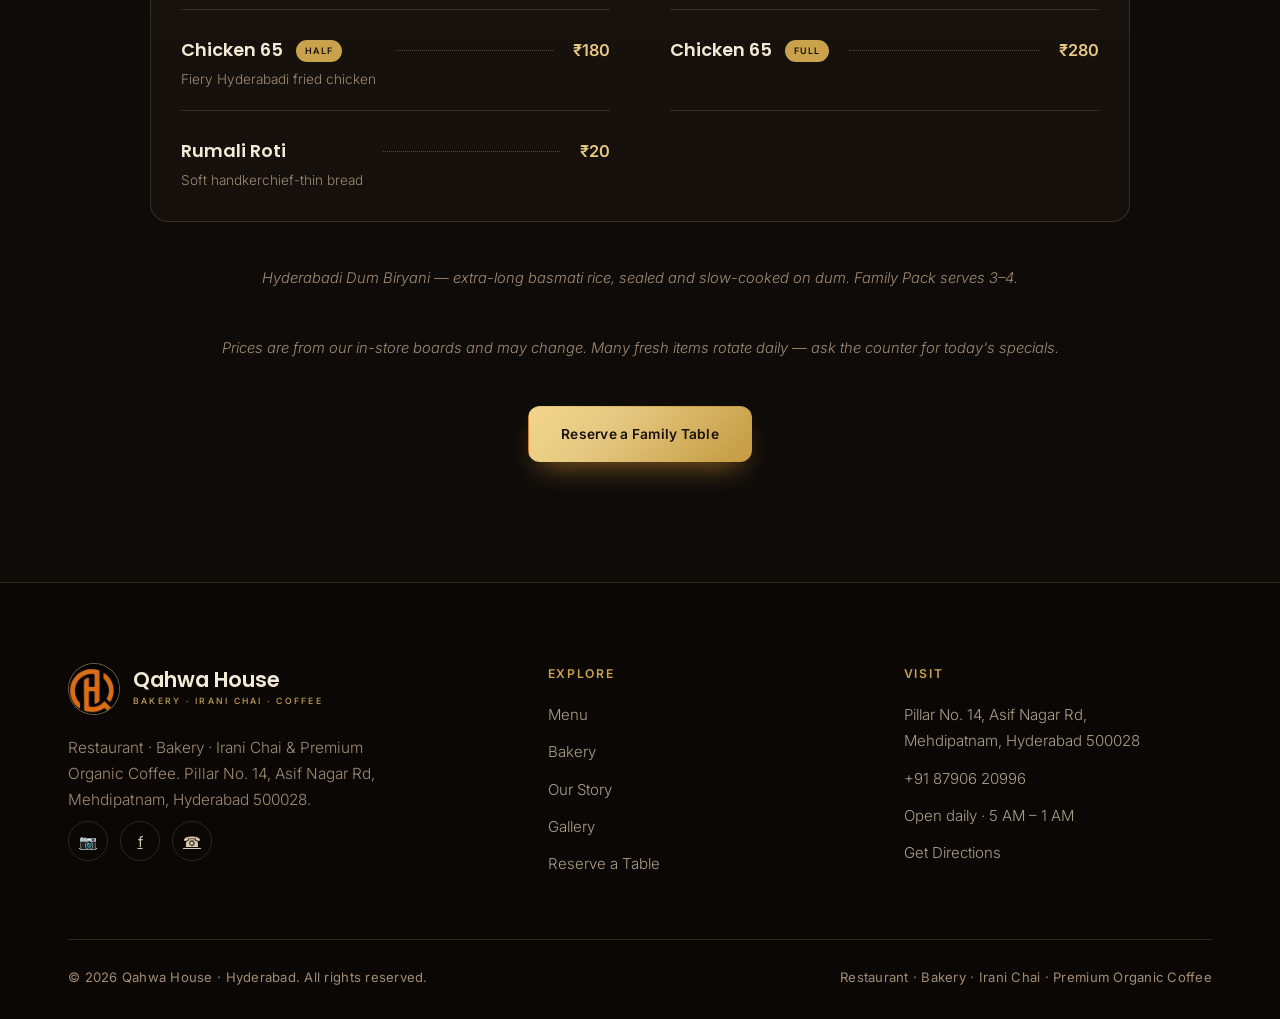
<file: menu.html>
<!DOCTYPE html>
<html lang="en">
<head>
<meta charset="UTF-8">
<meta name="viewport" content="width=device-width, initial-scale=1.0">
<meta name="description" content="The full Qahwa House menu — Irani chai, premium organic coffee, Qahwa, fresh buns &amp; bakery, Yemeni Honey Comb, cakes, pastries, Osmania biscuits, burgers, rolls, wraps &amp; more. Mehdipatnam, Hyderabad.">
<meta name="robots" content="index,follow,max-image-preview:large">
<meta name="theme-color" content="#0E0B09">
<link rel="canonical" href="https://qahwahouse.net/menu.html">
<link rel="icon" type="image/png" sizes="64x64" href="/assets/favicon.png">
<link rel="apple-touch-icon" sizes="180x180" href="/assets/apple-touch-icon.png">
<meta property="og:url" content="https://qahwahouse.net/menu.html">
<meta property="og:site_name" content="Qahwa House">
<meta property="og:title" content="Menu — Qahwa House | Irani Chai, Coffee &amp; Fresh Bakery">
<meta property="og:description" content="Chai &amp; coffee, fresh buns &amp; bakery, cakes &amp; pastries, biscuits, snacks &amp; fast food — the full Qahwa House menu.">
<meta property="og:type" content="website">
<meta property="og:image" content="https://qahwahouse.net/assets/og-image.jpg">
<title>Menu — Qahwa House | Irani Chai, Premium Organic Coffee &amp; Fresh Bakery</title>
<link rel="preconnect" href="https://fonts.googleapis.com">
<link rel="preconnect" href="https://fonts.gstatic.com" crossorigin>
<link href="https://fonts.googleapis.com/css2?family=Poppins:wght@400;500;600;700;800&family=Inter:wght@300;400;500;600&display=swap" rel="stylesheet">
<link rel="stylesheet" href="assets/site.css?v=7">
<script>document.documentElement.classList.add("js");</script>
</head>
<body>

<!-- ═══ NAV ═══ -->
<nav id="nav">
  <a href="index.html" class="logo">
    <span class="logo-badge"><img src="assets/logo-mark.png" width="48" height="48" alt="Qahwa House logo"></span>
    <span class="logo-txt"><b>Qahwa House</b><span>Bakery · Irani Chai · Coffee</span></span>
  </a>
  <ul class="nav-links">
    <li><a href="menu.html" class="active">Menu</a></li>
    <li><a href="bakery.html">Bakery</a></li>
    <li><a href="story.html">Our Story</a></li>
    <li><a href="gallery.html">Gallery</a></li>
    <li><a href="reserve.html">Reserve</a></li>
    <li><a href="index.html#visit">Visit</a></li>
  </ul>
  <div class="nav-right">
    <a href="tel:+918790620996" class="nav-call">☎ Call Us</a>
    <button class="burger" id="burger" aria-label="Menu"><span></span><span></span><span></span></button>
  </div>
</nav>

<!-- ═══ PAGE HERO ═══ -->
<header class="page-hero">
  <div class="bg" style="background-image:url('assets/photos/qahwa-38.jpg')"></div>
  <div class="page-hero-inner">
    <div class="eyebrow">From Our Counter</div>
    <h1>The Menu</h1>
    <p>Freshly baked, freshly brewed. Here's everything waiting at the counter — served all day, every day.</p>
    <div class="breadcrumb"><a href="index.html">Home</a> &nbsp;/&nbsp; Menu</div>
  </div>
</header>

<!-- ═══ MENU ═══ -->
<section class="menu-sec sec-pad" id="menu">
  <div class="wrap">
    <div class="tabs" id="tabs">
      <button class="tab on" data-p="biryani">Biryani</button>
      <button class="tab" data-p="chai">Chai &amp; Coffee</button>
      <button class="tab" data-p="bakery">Bakery &amp; Buns</button>
      <button class="tab" data-p="cakes">Cakes &amp; Pastries</button>
      <button class="tab" data-p="biscuits">Biscuits</button>
      <button class="tab" data-p="snacks">Snacks &amp; Fast Food</button>
    </div>

    <!-- Biryani -->
    <div class="pane on" id="p-biryani">
      <div class="dish-grid reveal">
        <div class="dish"><div class="ph"><span class="flag">Slow-Cooked</span><span class="chip">&#8377;200</span><img src="assets/photos/biryani-mutton.jpg" loading="lazy" alt="Mutton Hyderabadi Dum Biryani, deeply spiced with extra-long basmati and fresh coriander"></div><div class="bd"><div class="ar3">&#1583;&#1614;&#1605; &middot; Dum</div><h3>Mutton Biryani</h3><p>Tender slow-cooked mutton layered through deeply spiced extra-long basmati.</p></div></div>
        <div class="dish"><div class="ph"><span class="flag">Bestseller</span><span class="chip">&#8377;160</span><img src="assets/photos/biryani-chicken.jpg" loading="lazy" alt="Chicken Hyderabadi Dum Biryani in a handi, topped with a golden egg and coriander"></div><div class="bd"><div class="ar3">&#1583;&#1614;&#1605; &middot; Dum</div><h3>Chicken Biryani</h3><p>Juicy dum-cooked chicken, fragrant saffron rice and crisp fried onion.</p></div></div>
        <div class="dish"><div class="ph"><span class="chip">&#8377;140</span><img src="assets/photos/biryani-egg.jpg" loading="lazy" alt="Veg Hyderabadi Dum Biryani, top-down with vegetables and fresh coriander"></div><div class="bd"><h3>Veg Biryani</h3><p>Garden vegetables dum-cooked through basmati with warm whole spices.</p></div></div>
      </div>
      <div class="menu-more">
        <div class="mgrid">
          <div class="mitem"><div><div class="nm">Mutton Biryani <span class="tag">Single</span></div><div class="ds">Extra-long basmati, dum-cooked</div></div><div class="lead"></div><div class="pr">&#8377;200</div></div>
          <div class="mitem"><div><div class="nm">Mutton Biryani <span class="tag">Full</span></div></div><div class="lead"></div><div class="pr">&#8377;380</div></div>
          <div class="mitem"><div><div class="nm">Mutton Biryani <span class="tag">Family Pack</span></div><div class="ds">Serves 3&ndash;4</div></div><div class="lead"></div><div class="pr">&#8377;580</div></div>
          <div class="mitem"><div><div class="nm">Chicken Biryani <span class="tag">Single</span></div></div><div class="lead"></div><div class="pr">&#8377;160</div></div>
          <div class="mitem"><div><div class="nm">Chicken Biryani <span class="tag">Full</span></div></div><div class="lead"></div><div class="pr">&#8377;280</div></div>
          <div class="mitem"><div><div class="nm">Chicken Biryani <span class="tag">Family Pack</span></div><div class="ds">Serves 3&ndash;4</div></div><div class="lead"></div><div class="pr">&#8377;480</div></div>
          <div class="mitem"><div><div class="nm">Veg Biryani <span class="tag">Single</span></div></div><div class="lead"></div><div class="pr">&#8377;140</div></div>
          <div class="mitem"><div><div class="nm">Veg Biryani <span class="tag">Full</span></div></div><div class="lead"></div><div class="pr">&#8377;240</div></div>
          <div class="mitem"><div><div class="nm">Veg Biryani <span class="tag">Family Pack</span></div><div class="ds">Serves 3&ndash;4</div></div><div class="lead"></div><div class="pr">&#8377;380</div></div>
          <div class="mitem"><div><div class="nm">Biryani Rice</div><div class="ds">Fragrant dum rice, no meat</div></div><div class="lead"></div><div class="pr">&#8377;120</div></div>
          <div class="mitem"><div><div class="nm">Chicken 65 <span class="tag">Half</span></div><div class="ds">Fiery Hyderabadi fried chicken</div></div><div class="lead"></div><div class="pr">&#8377;180</div></div>
          <div class="mitem"><div><div class="nm">Chicken 65 <span class="tag">Full</span></div></div><div class="lead"></div><div class="pr">&#8377;280</div></div>
          <div class="mitem"><div><div class="nm">Rumali Roti</div><div class="ds">Soft handkerchief-thin bread</div></div><div class="lead"></div><div class="pr">&#8377;20</div></div>
        </div>
      </div>
      <p class="menu-note">Hyderabadi Dum Biryani &mdash; extra-long basmati rice, sealed and slow-cooked on <em>dum</em>. Family Pack serves 3&ndash;4.</p>
    </div>

    <!-- Chai & Coffee -->
    <div class="pane" id="p-chai">
      <div class="dish-grid reveal">
        <div class="dish"><div class="ph"><span class="flag">House Classic</span><span class="chip">₹40</span><img src="assets/photos/menu-chai.jpg" loading="lazy" alt="Qahwa House Irani chai — strong milky tea in a branded cup"></div><div class="bd"><div class="ar3">إيراني · Irani</div><h3>Irani Chai</h3><p>Strong, milky and slow-brewed — the cup our regulars come back for, all day long.</p></div></div>
        <div class="dish"><div class="ph"><span class="flag">Signature</span><span class="chip">₹40</span><img src="assets/photos/menu-chai-top.jpg" loading="lazy" alt="Qahwa — traditional Arabic coffee served in a Qahwa House cup"></div><div class="bd"><div class="ar3">قهوة · Qahwa</div><h3>Qahwa</h3><p>Traditional Arabic coffee — warm, aromatic and lightly spiced.</p></div></div>
      </div>
      <div class="menu-more">
        <div class="mgrid">
          <div class="mitem"><div><div class="nm">Premium Organic Coffee</div><div class="ds">Freshly brewed, full-bodied</div></div><div class="lead"></div><div class="pr">Ask counter</div></div>
          <div class="mitem"><div><div class="nm">Dum Tea</div><div class="ds">Extra-rich, dum-style brew</div></div><div class="lead"></div><div class="pr">₹40</div></div>
        </div>
      </div>
    </div>

    <!-- Bakery & Buns -->
    <div class="pane" id="p-bakery">
      <div class="dish-grid reveal">
        <div class="dish"><div class="ph"><span class="flag">Must Try</span><span class="chip">₹80</span><img src="assets/photos/qahwa-39.jpg" loading="lazy" alt="Yemeni Honey Cheese Comb — golden sesame-topped Khaliat Al-Nahl"></div><div class="bd"><div class="ar3">خلية النحل · Khaliat Al-Nahl</div><h3>Honey Cheese Comb</h3><p>Pillowy milk-bread honeycomb, soft cheese inside, a drizzle of honey on top.</p></div></div>
        <div class="dish"><div class="ph"><span class="chip">₹40</span><img src="assets/photos/menu-puff.jpg" loading="lazy" alt="Flaky golden chicken puff pastry, fresh from the oven"></div><div class="bd"><h3>Chicken Puff</h3><p>Flaky layers, warm savoury filling — chai's perfect partner.</p></div></div>
      </div>
      <div class="menu-more">
        <div class="mgrid">
          <div class="mitem"><div><div class="nm">Bun</div><div class="ds">Soft fresh-baked bun</div></div><div class="lead"></div><div class="pr">₹15</div></div>
          <div class="mitem"><div><div class="nm">Maska Bun</div><div class="ds">Bun split &amp; buttered — chai's best friend</div></div><div class="lead"></div><div class="pr">Ask counter</div></div>
          <div class="mitem"><div><div class="nm">Malai Bun</div><div class="ds">Filled with sweet cream</div></div><div class="lead"></div><div class="pr">Ask counter</div></div>
          <div class="mitem"><div><div class="nm">Veg Puff</div><div class="ds">Spiced vegetable filling</div></div><div class="lead"></div><div class="pr">Ask counter</div></div>
        </div>
      </div>
    </div>

    <!-- Cakes & Pastries -->
    <div class="pane" id="p-cakes">
      <div class="mgrid">
        <div class="mitem"><div><div class="nm">Red Velvet Cake <span class="tag">500g</span></div><div class="ds">Classic cream-cheese finish</div></div><div class="lead"></div><div class="pr">₹450</div></div>
        <div class="mitem"><div><div class="nm">Pineapple Cake <span class="tag">500g</span></div><div class="ds">Light sponge, fresh cream</div></div><div class="lead"></div><div class="pr">₹400</div></div>
        <div class="mitem"><div><div class="nm">Choco Truffle Cake</div><div class="ds">Rich layered chocolate</div></div><div class="lead"></div><div class="pr">₹450</div></div>
        <div class="mitem"><div><div class="nm">Dark Chocolate Pastry</div><div class="ds">Single-serve, intense cocoa</div></div><div class="lead"></div><div class="pr">₹99</div></div>
        <div class="mitem"><div><div class="nm">Black Forest Pastry</div><div class="ds">Cream, cherry &amp; chocolate</div></div><div class="lead"></div><div class="pr">₹80</div></div>
        <div class="mitem"><div><div class="nm">Choco Chips Pastry</div></div><div class="lead"></div><div class="pr">₹80</div></div>
        <div class="mitem"><div><div class="nm">Pineapple Pastry</div></div><div class="lead"></div><div class="pr">₹80</div></div>
        <div class="mitem"><div><div class="nm">Mango Pastry</div></div><div class="lead"></div><div class="pr">₹75</div></div>
        <div class="mitem"><div><div class="nm">Biscoff Cheesecake</div></div><div class="lead"></div><div class="pr">₹69</div></div>
        <div class="mitem"><div><div class="nm">Apricot Delight</div></div><div class="lead"></div><div class="pr">₹130</div></div>
        <div class="mitem"><div><div class="nm">Chocolate Pudding Pot</div></div><div class="lead"></div><div class="pr">₹50</div></div>
        <div class="mitem"><div><div class="nm">Mixed Fruit Pudding</div></div><div class="lead"></div><div class="pr">₹50</div></div>
      </div>
    </div>

    <!-- Biscuits -->
    <div class="pane" id="p-biscuits">
      <div class="dish-grid cols4 reveal">
        <div class="dish"><div class="ph"><span class="flag">Hyderabad</span><img src="assets/photos/menu-biscuit-osmania.jpg" loading="lazy" alt="Osmania biscuits — golden salty-sweet Hyderabadi tea biscuits"></div><div class="bd"><h3>Osmania Biscuit</h3><p>The classic salty-sweet tea biscuit.</p></div></div>
        <div class="dish"><div class="ph"><img src="assets/photos/menu-biscuit-fruit.jpg" loading="lazy" alt="Tutti-frutti fruit biscuits with candied fruit ribbons"></div><div class="bd"><h3>Fruit Biscuit</h3><p>Buttery shortbread ribboned with candied fruit.</p></div></div>
        <div class="dish"><div class="ph"><span class="chip">₹15</span><img src="assets/photos/menu-biscuit-coconut.jpg" loading="lazy" alt="Sugar-crusted coconut biscuits"></div><div class="bd"><h3>Coconut Biscuit</h3><p>Sugar-crusted, soft coconut crumb.</p></div></div>
        <div class="dish"><div class="ph"><span class="chip">₹10</span><img src="assets/photos/menu-biscuit-chand.jpg" loading="lazy" alt="Chand biscuits — crescent moon shortbread"></div><div class="bd"><h3>Chand Biscuit</h3><p>Crescent-moon shortbread, melt-in-mouth.</p></div></div>
        <div class="dish"><div class="ph"><span class="chip">₹15</span><img src="assets/photos/menu-biscuit-choccashew.jpg" loading="lazy" alt="Chocolate cashew biscuits topped with nuts"></div><div class="bd"><h3>Chocolate Cashew</h3><p>Cocoa shortbread crowned with cashew.</p></div></div>
        <div class="dish"><div class="ph"><img src="assets/photos/menu-biscuit-chocchip.jpg" loading="lazy" alt="Chocolate chip cookie fingers"></div><div class="bd"><h3>Chocolate Chip</h3><p>Loaded with dark chocolate chunks.</p></div></div>
        <div class="dish"><div class="ph"><img src="assets/photos/menu-biscuit-almond.jpg" loading="lazy" alt="Dry-fruit and almond biscuits"></div><div class="bd"><h3>Dry Fruit &amp; Almond</h3><p>Rich shortbread packed with nuts.</p></div></div>
        <div class="dish"><div class="ph"><img src="assets/photos/menu-biscuit-sesame.jpg" loading="lazy" alt="Sesame-topped biscuits"></div><div class="bd"><h3>Sesame Biscuit</h3><p>Nutty, toasted sesame crust.</p></div></div>
        <div class="dish"><div class="ph"><img src="assets/photos/menu-biscuit-oat.jpg" loading="lazy" alt="Oat biscuits with rolled oats"></div><div class="bd"><h3>Oat Biscuit</h3><p>Wholesome, lightly sweet oat crumb.</p></div></div>
        <div class="dish"><div class="ph"><img src="assets/photos/menu-biscuit-saffron.jpg" loading="lazy" alt="Bright saffron-yellow cookies"></div><div class="bd"><h3>Saffron Cookie</h3><p>Golden, fragrant and buttery.</p></div></div>
        <div class="dish"><div class="ph"><img src="assets/photos/menu-biscuit-coconut-cherry.jpg" loading="lazy" alt="Coconut biscuits with a glacé cherry centre"></div><div class="bd"><h3>Coconut Cherry</h3><p>Coconut crumb with a glacé cherry centre.</p></div></div>
      </div>
      <p class="menu-note">Biscuit prices vary by weight — ask the counter for today's trays.</p>
    </div>

    <!-- Snacks -->
    <div class="pane" id="p-snacks">
      <div class="dish-grid cols4 reveal">
        <div class="dish"><div class="ph"><span class="flag">Loaded</span><span class="chip">₹160</span><img src="assets/photos/menu-pizza.jpg" loading="lazy" alt="Chicken pizza loaded with tandoori chicken, olives and mozzarella"></div><div class="bd"><h3>Chicken Pizza</h3><p>Tandoori chicken, black olives, molten mozzarella.</p></div></div>
        <div class="dish"><div class="ph"><span class="chip">₹80</span><img src="assets/photos/menu-burger.jpg" loading="lazy" alt="Chicken burger with sesame bun, tomato and onion"></div><div class="bd"><h3>Chicken Burger</h3><p>Juicy chicken, fresh salad, sesame bun.</p></div></div>
        <div class="dish"><div class="ph"><span class="chip">₹130</span><img src="assets/photos/menu-burger-top.jpg" loading="lazy" alt="Crispy fried chicken burger"></div><div class="bd"><h3>Crispy Burger</h3><p>Crunchy fried fillet, sauce &amp; salad.</p></div></div>
        <div class="dish"><div class="ph"><span class="chip">₹100</span><img src="assets/photos/menu-wrap.jpg" loading="lazy" alt="Chicken wrap with spiced filling"></div><div class="bd"><h3>Chicken Wrap</h3><p>Spiced chicken rolled up warm and fresh.</p></div></div>
        <div class="dish"><div class="ph"><span class="chip">₹110</span><img src="assets/photos/menu-wrap-crispy.jpg" loading="lazy" alt="Crispy chicken wrap, cut to show the filling"></div><div class="bd"><h3>Crispy Chicken Wrap</h3><p>Crunchy chicken, slaw &amp; creamy sauce.</p></div></div>
        <div class="dish"><div class="ph"><span class="chip">₹90</span><img src="assets/photos/menu-popcorn.jpg" loading="lazy" alt="Crispy chicken popcorn bites with a creamy dip"></div><div class="bd"><h3>Chicken Pop Corn</h3><p>Bite-size, crunchy, served with dip.</p></div></div>
        <div class="dish"><div class="ph"><img src="assets/photos/menu-sub.jpg" loading="lazy" alt="Chicken Samoli — sesame sub loaded with chicken and melted cheese"></div><div class="bd"><h3>Chicken Samoli</h3><p>Sesame sub, spiced chicken &amp; melted cheese.</p></div></div>
        <div class="dish"><div class="ph"><span class="chip">₹90</span><img src="assets/photos/menu-roll.jpg" loading="lazy" alt="Grilled chicken 65 roll"></div><div class="bd"><h3>Chicken 65 Roll</h3><p>Fiery Chicken 65 in a grilled roll.</p></div></div>
        <div class="dish"><div class="ph"><span class="chip">₹80</span><img src="assets/photos/menu-sandwich.jpg" loading="lazy" alt="Grilled club sandwich with grill marks"></div><div class="bd"><h3>Club Sandwich</h3><p>Grilled, herbed and stacked.</p></div></div>
        <div class="dish"><div class="ph"><span class="chip">₹50</span><img src="assets/photos/menu-sandwich-2.jpg" loading="lazy" alt="Grilled veg cheese sandwich"></div><div class="bd"><h3>Veg Sandwich</h3><p>Grilled cheese &amp; veg, golden &amp; gooey.</p></div></div>
      </div>
      <div class="menu-more">
        <div class="mgrid">
          <div class="mitem"><div><div class="nm">Veg Pizza</div></div><div class="lead"></div><div class="pr">₹130</div></div>
          <div class="mitem"><div><div class="nm">Veg Burger</div></div><div class="lead"></div><div class="pr">₹50</div></div>
          <div class="mitem"><div><div class="nm">Paneer Wrap</div></div><div class="lead"></div><div class="pr">₹120</div></div>
          <div class="mitem"><div><div class="nm">Butter Chicken Roll</div></div><div class="lead"></div><div class="pr">₹90</div></div>
          <div class="mitem"><div><div class="nm">Chicken Roll</div></div><div class="lead"></div><div class="pr">₹80</div></div>
          <div class="mitem"><div><div class="nm">Chicken Salad</div></div><div class="lead"></div><div class="pr">₹80</div></div>
        </div>
      </div>
    </div>

    <p class="menu-note">Prices are from our in-store boards and may change. Many fresh items rotate daily — ask the counter for today's specials.</p>

    <div style="text-align:center;margin-top:44px">
      <a href="reserve.html" class="btn btn-gold">Reserve a Family Table</a>
    </div>
  </div>
</section>

<!-- ═══ FOOTER ═══ -->
<footer>
  <div class="wrap">
    <div class="foot-grid">
      <div class="foot-brand">
        <a href="index.html" class="logo"><span class="logo-badge"><img src="assets/logo-mark.png" width="52" height="52" alt="Qahwa House logo"></span><span class="logo-txt"><b>Qahwa House</b><span>Bakery · Irani Chai · Coffee</span></span></a>
        <p>Restaurant · Bakery · Irani Chai &amp; Premium Organic Coffee. Pillar No. 14, Asif Nagar Rd, Mehdipatnam, Hyderabad 500028.</p>
        <div class="socials">
          <a href="#" aria-label="Instagram" title="Owner: add Instagram link">📷</a>
          <a href="#" aria-label="Facebook" title="Owner: add Facebook link">f</a>
          <a href="tel:+918790620996" aria-label="Call">☎</a>
        </div>
      </div>
      <div class="foot-col">
        <h4>Explore</h4>
        <a href="menu.html">Menu</a>
        <a href="bakery.html">Bakery</a>
        <a href="story.html">Our Story</a>
        <a href="gallery.html">Gallery</a>
        <a href="reserve.html">Reserve a Table</a>
      </div>
      <div class="foot-col">
        <h4>Visit</h4>
        <p>Pillar No. 14, Asif Nagar Rd,<br>Mehdipatnam, Hyderabad 500028</p>
        <a href="tel:+918790620996">+91 87906 20996</a>
        <p>Open daily · 5 AM – 1 AM</p>
        <a href="index.html#visit">Get Directions</a>
      </div>
    </div>
    <div class="foot-bot">
      <span>© <span id="yr"></span> Qahwa House · Hyderabad. All rights reserved.</span>
      <span>Restaurant · Bakery · Irani Chai · Premium Organic Coffee</span>
    </div>
  </div>
</footer>

<script src="assets/site.js?v=7"></script>
</body>
</html>
</file>
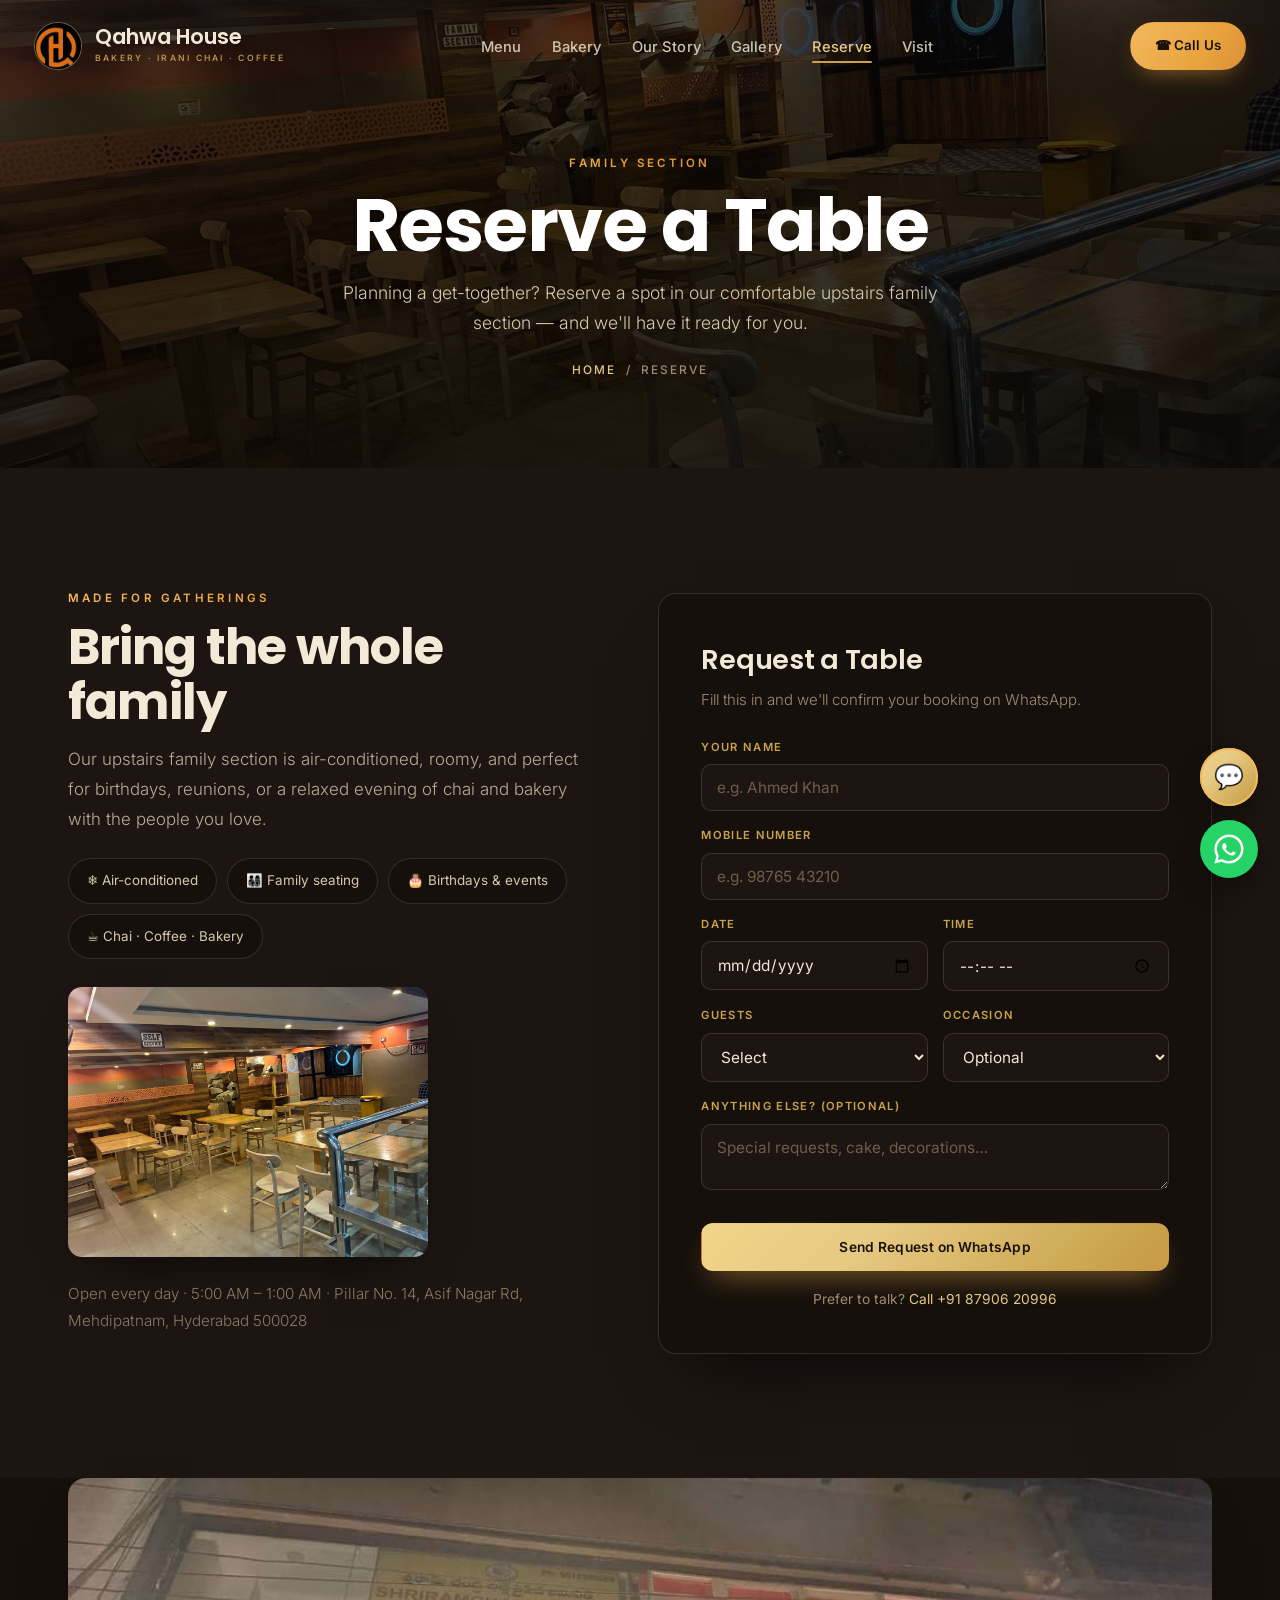
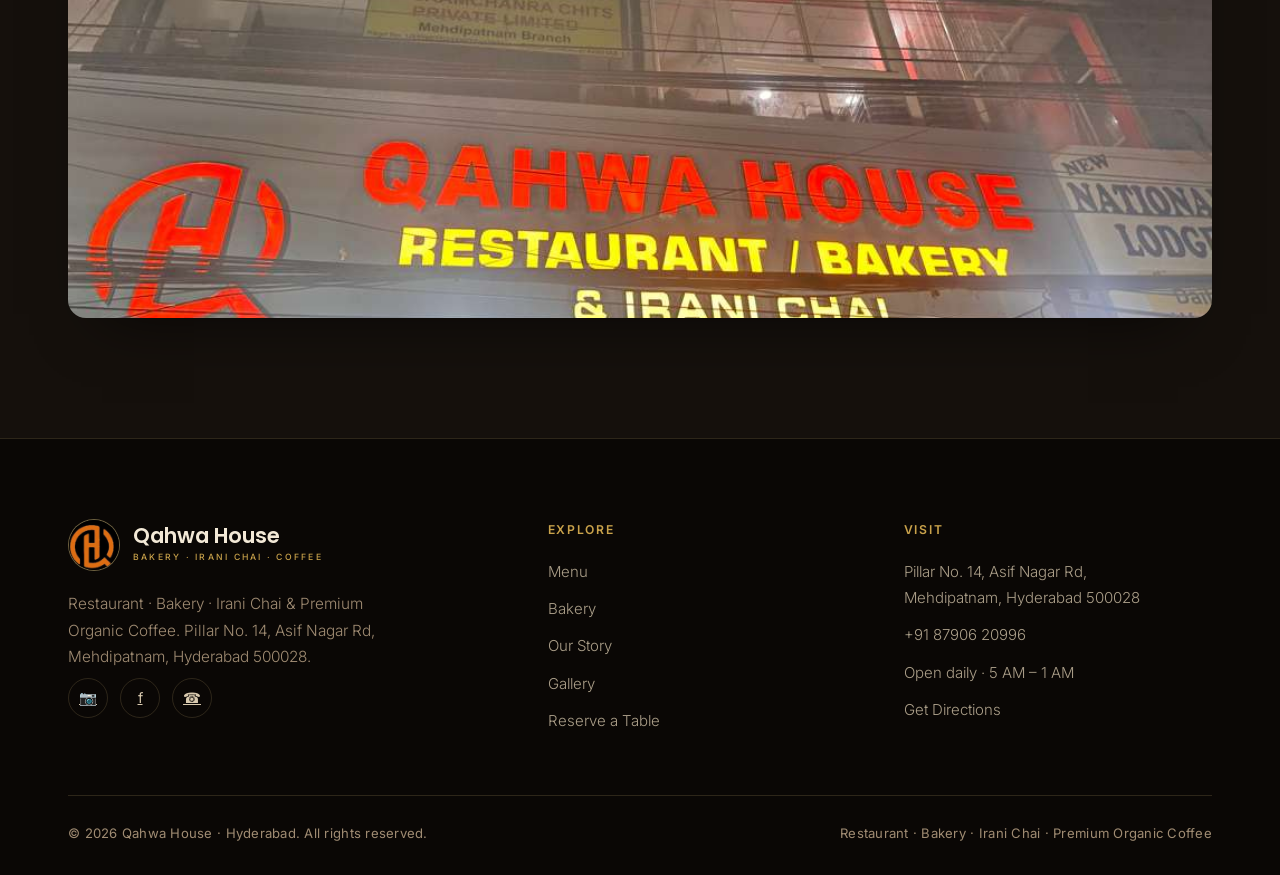
<file: reserve.html>
<!DOCTYPE html>
<html lang="en">
<head>
<meta charset="UTF-8">
<meta name="viewport" content="width=device-width, initial-scale=1.0">
<meta name="description" content="Reserve a table in the air-conditioned upstairs family section at Qahwa House, Mehdipatnam, Hyderabad. Birthdays, get-togethers &amp; family meals — request a table and we'll confirm on WhatsApp.">
<meta name="robots" content="index,follow,max-image-preview:large">
<meta name="theme-color" content="#0E0B09">
<link rel="canonical" href="https://qahwahouse.net/reserve.html">
<link rel="icon" type="image/png" sizes="64x64" href="/assets/favicon.png">
<link rel="apple-touch-icon" sizes="180x180" href="/assets/apple-touch-icon.png">
<meta property="og:url" content="https://qahwahouse.net/reserve.html">
<meta property="og:site_name" content="Qahwa House">
<meta property="og:title" content="Reserve a Table — Qahwa House | Family Section, Hyderabad">
<meta property="og:description" content="Book the upstairs family section for birthdays, reunions and family meals. Request a table and we'll confirm on WhatsApp.">
<meta property="og:type" content="website">
<meta property="og:image" content="https://qahwahouse.net/assets/og-image.jpg">
<title>Reserve a Table — Qahwa House | Family Section, Mehdipatnam, Hyderabad</title>
<link rel="preconnect" href="https://fonts.googleapis.com">
<link rel="preconnect" href="https://fonts.gstatic.com" crossorigin>
<link href="https://fonts.googleapis.com/css2?family=Poppins:wght@400;500;600;700;800&family=Inter:wght@300;400;500;600&display=swap" rel="stylesheet">
<link rel="stylesheet" href="assets/site.css?v=7">
<script>document.documentElement.classList.add("js");</script>
</head>
<body>

<!-- ═══ NAV ═══ -->
<nav id="nav">
  <a href="index.html" class="logo">
    <span class="logo-badge"><img src="assets/logo-mark.png" width="48" height="48" alt="Qahwa House logo"></span>
    <span class="logo-txt"><b>Qahwa House</b><span>Bakery · Irani Chai · Coffee</span></span>
  </a>
  <ul class="nav-links">
    <li><a href="menu.html">Menu</a></li>
    <li><a href="bakery.html">Bakery</a></li>
    <li><a href="story.html">Our Story</a></li>
    <li><a href="gallery.html">Gallery</a></li>
    <li><a href="reserve.html" class="active">Reserve</a></li>
    <li><a href="index.html#visit">Visit</a></li>
  </ul>
  <div class="nav-right">
    <a href="tel:+918790620996" class="nav-call">☎ Call Us</a>
    <button class="burger" id="burger" aria-label="Menu"><span></span><span></span><span></span></button>
  </div>
</nav>

<!-- ═══ PAGE HERO ═══ -->
<header class="page-hero">
  <div class="bg" style="background-image:url('assets/photos/qahwa-10.jpg')"></div>
  <div class="page-hero-inner">
    <div class="eyebrow">Family Section</div>
    <h1>Reserve a Table</h1>
    <p>Planning a get-together? Reserve a spot in our comfortable upstairs family section — and we'll have it ready for you.</p>
    <div class="breadcrumb"><a href="index.html">Home</a> &nbsp;/&nbsp; Reserve</div>
  </div>
</header>

<!-- ═══ RESERVE ═══ -->
<section class="reserve sec-pad" id="reserve">
  <div class="wrap">
    <div class="res-grid">
      <div class="res-intro">
        <div class="eyebrow">Made for Gatherings</div>
        <h2>Bring the whole family</h2>
        <p>Our upstairs family section is air-conditioned, roomy, and perfect for birthdays, reunions, or a relaxed evening of chai and bakery with the people you love.</p>
        <div class="res-perks">
          <span>❄️ Air-conditioned</span>
          <span>👨‍👩‍👧‍👦 Family seating</span>
          <span>🎂 Birthdays &amp; events</span>
          <span>☕ Chai · Coffee · Bakery</span>
        </div>
        <div class="res-img">
          <img src="assets/photos/qahwa-10.jpg" width="1024" height="768" loading="lazy" alt="Qahwa House upstairs family section with wood panelling and comfortable seating">
        </div>
        <p style="margin-top:24px;color:var(--muted);font-size:.95rem">Open every day · 5:00 AM – 1:00 AM · Pillar No. 14, Asif Nagar Rd, Mehdipatnam, Hyderabad 500028</p>
      </div>

      <div class="res-card">
        <h3>Request a Table</h3>
        <div class="sub">Fill this in and we'll confirm your booking on WhatsApp.</div>
        <form id="resForm">
          <div class="field">
            <label for="rName">Your Name</label>
            <input id="rName" name="name" type="text" placeholder="e.g. Ahmed Khan" required>
          </div>
          <div class="field">
            <label for="rPhone">Mobile Number</label>
            <input id="rPhone" name="phone" type="tel" placeholder="e.g. 98765 43210" required>
          </div>
          <div class="res-row">
            <div class="field">
              <label for="rDate">Date</label>
              <input id="rDate" name="date" type="date" required>
            </div>
            <div class="field">
              <label for="rTime">Time</label>
              <input id="rTime" name="time" type="time" required>
            </div>
          </div>
          <div class="res-row">
            <div class="field">
              <label for="rGuests">Guests</label>
              <select id="rGuests" name="guests" required>
                <option value="" disabled selected>Select</option>
                <option>1–2</option><option>3–4</option><option>5–6</option>
                <option>7–10</option><option>10–15</option><option>15+</option>
              </select>
            </div>
            <div class="field">
              <label for="rOccasion">Occasion</label>
              <select id="rOccasion" name="occasion">
                <option value="" disabled selected>Optional</option>
                <option>Family meal</option><option>Birthday</option>
                <option>Get-together</option><option>Other</option>
              </select>
            </div>
          </div>
          <div class="field">
            <label for="rNotes">Anything else? (optional)</label>
            <textarea id="rNotes" name="notes" placeholder="Special requests, cake, decorations…"></textarea>
          </div>
          <button type="submit" class="btn btn-gold res-submit">Send Request on WhatsApp</button>
        </form>
        <p class="res-foot">Prefer to talk? <a href="tel:+918790620996">Call +91 87906 20996</a></p>
      </div>
    </div>
  </div>
</section>

<!-- ═══ MAP ═══ -->
<section class="visit sec-pad" style="padding-top:0">
  <div class="wrap">
    <div class="map-wrap">
      <iframe
        src="https://www.google.com/maps?q=Qahwa%20House%2C%20Pillar%20Number%2014%2C%20Asif%20Nagar%20Rd%2C%20near%20Raitu%20Bazaar%2C%20Mehdipatnam%2C%20Hyderabad%2C%20Telangana%20500028&output=embed"
        width="100%" height="440" style="border:0" loading="lazy"
        referrerpolicy="no-referrer-when-downgrade"
        title="Qahwa House location — Mehdipatnam, Hyderabad"></iframe>
    </div>
  </div>
</section>

<!-- ═══ FOOTER ═══ -->
<footer>
  <div class="wrap">
    <div class="foot-grid">
      <div class="foot-brand">
        <a href="index.html" class="logo"><span class="logo-badge"><img src="assets/logo-mark.png" width="52" height="52" alt="Qahwa House logo"></span><span class="logo-txt"><b>Qahwa House</b><span>Bakery · Irani Chai · Coffee</span></span></a>
        <p>Restaurant · Bakery · Irani Chai &amp; Premium Organic Coffee. Pillar No. 14, Asif Nagar Rd, Mehdipatnam, Hyderabad 500028.</p>
        <div class="socials">
          <a href="#" aria-label="Instagram" title="Owner: add Instagram link">📷</a>
          <a href="#" aria-label="Facebook" title="Owner: add Facebook link">f</a>
          <a href="tel:+918790620996" aria-label="Call">☎</a>
        </div>
      </div>
      <div class="foot-col">
        <h4>Explore</h4>
        <a href="menu.html">Menu</a>
        <a href="bakery.html">Bakery</a>
        <a href="story.html">Our Story</a>
        <a href="gallery.html">Gallery</a>
        <a href="reserve.html">Reserve a Table</a>
      </div>
      <div class="foot-col">
        <h4>Visit</h4>
        <p>Pillar No. 14, Asif Nagar Rd,<br>Mehdipatnam, Hyderabad 500028</p>
        <a href="tel:+918790620996">+91 87906 20996</a>
        <p>Open daily · 5 AM – 1 AM</p>
        <a href="index.html#visit">Get Directions</a>
      </div>
    </div>
    <div class="foot-bot">
      <span>© <span id="yr"></span> Qahwa House · Hyderabad. All rights reserved.</span>
      <span>Restaurant · Bakery · Irani Chai · Premium Organic Coffee</span>
    </div>
  </div>
</footer>

<script src="assets/site.js?v=7"></script>
</body>
</html>
</file>
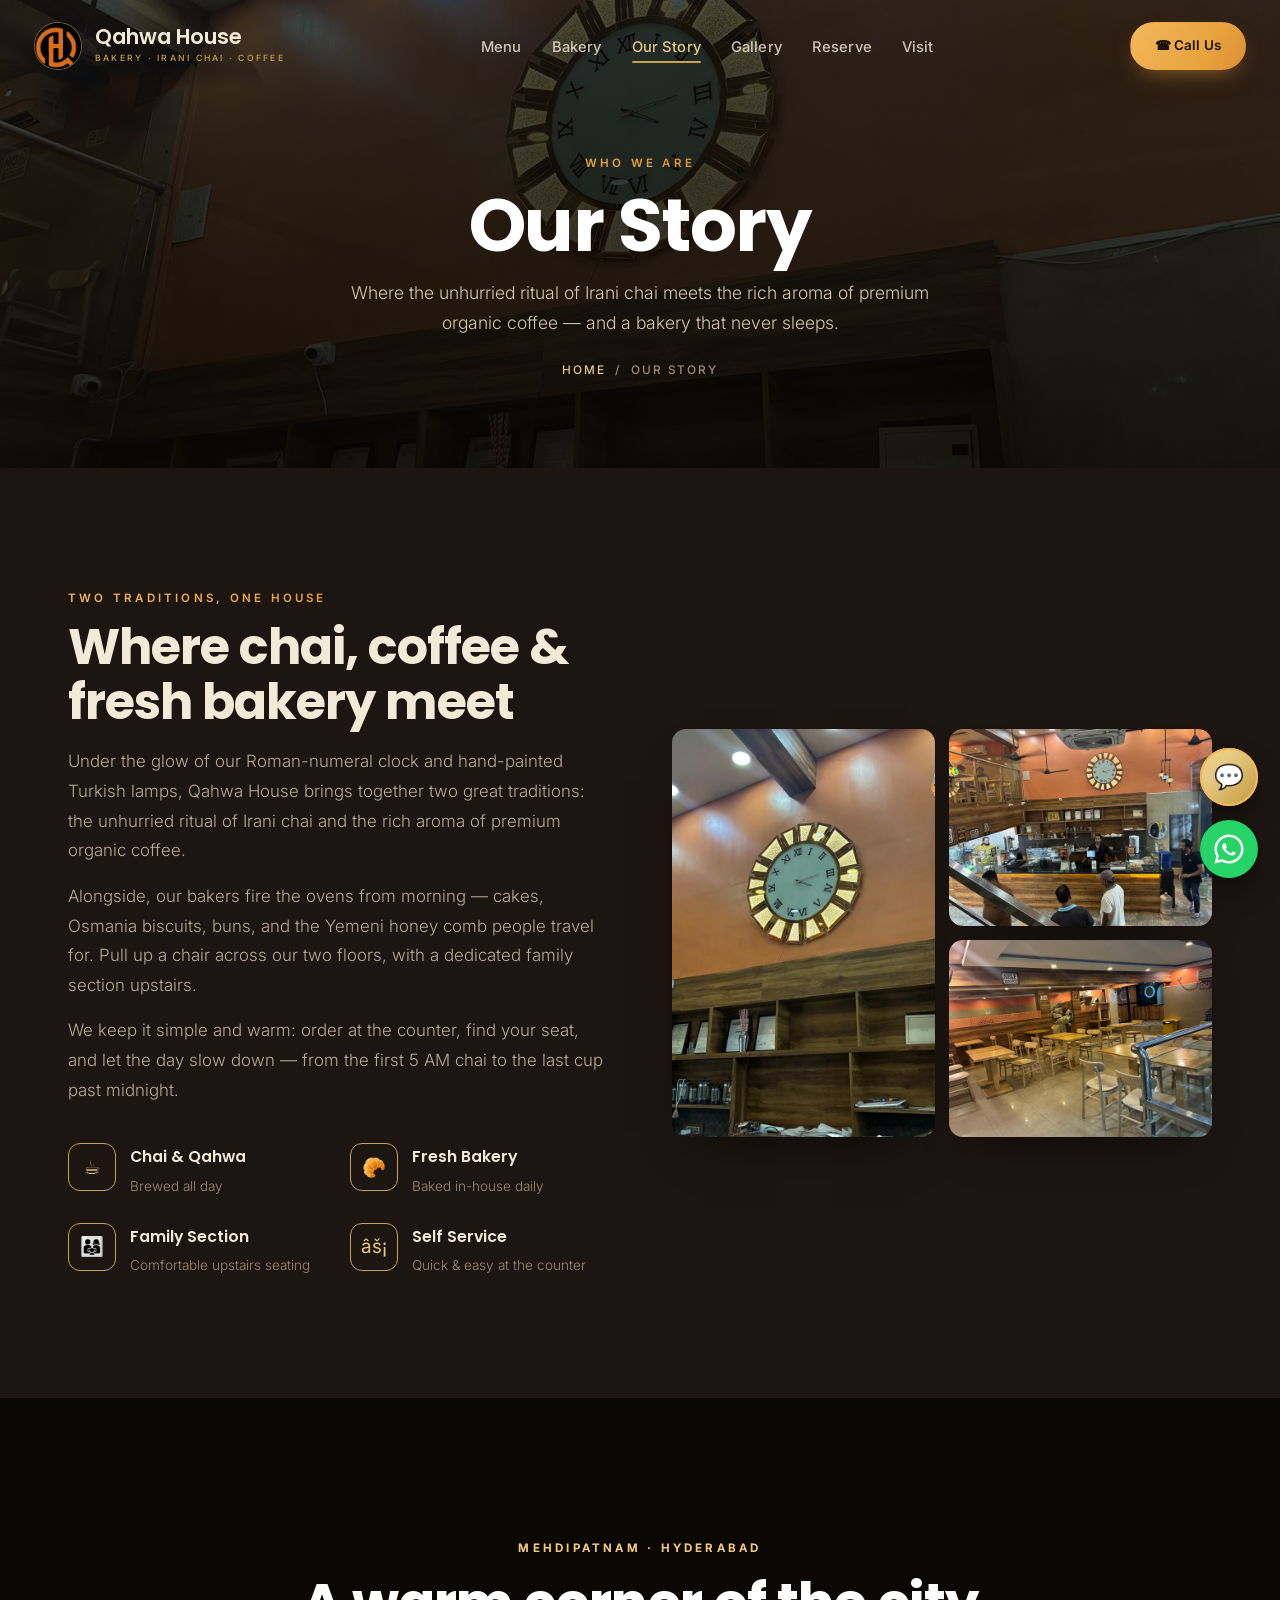
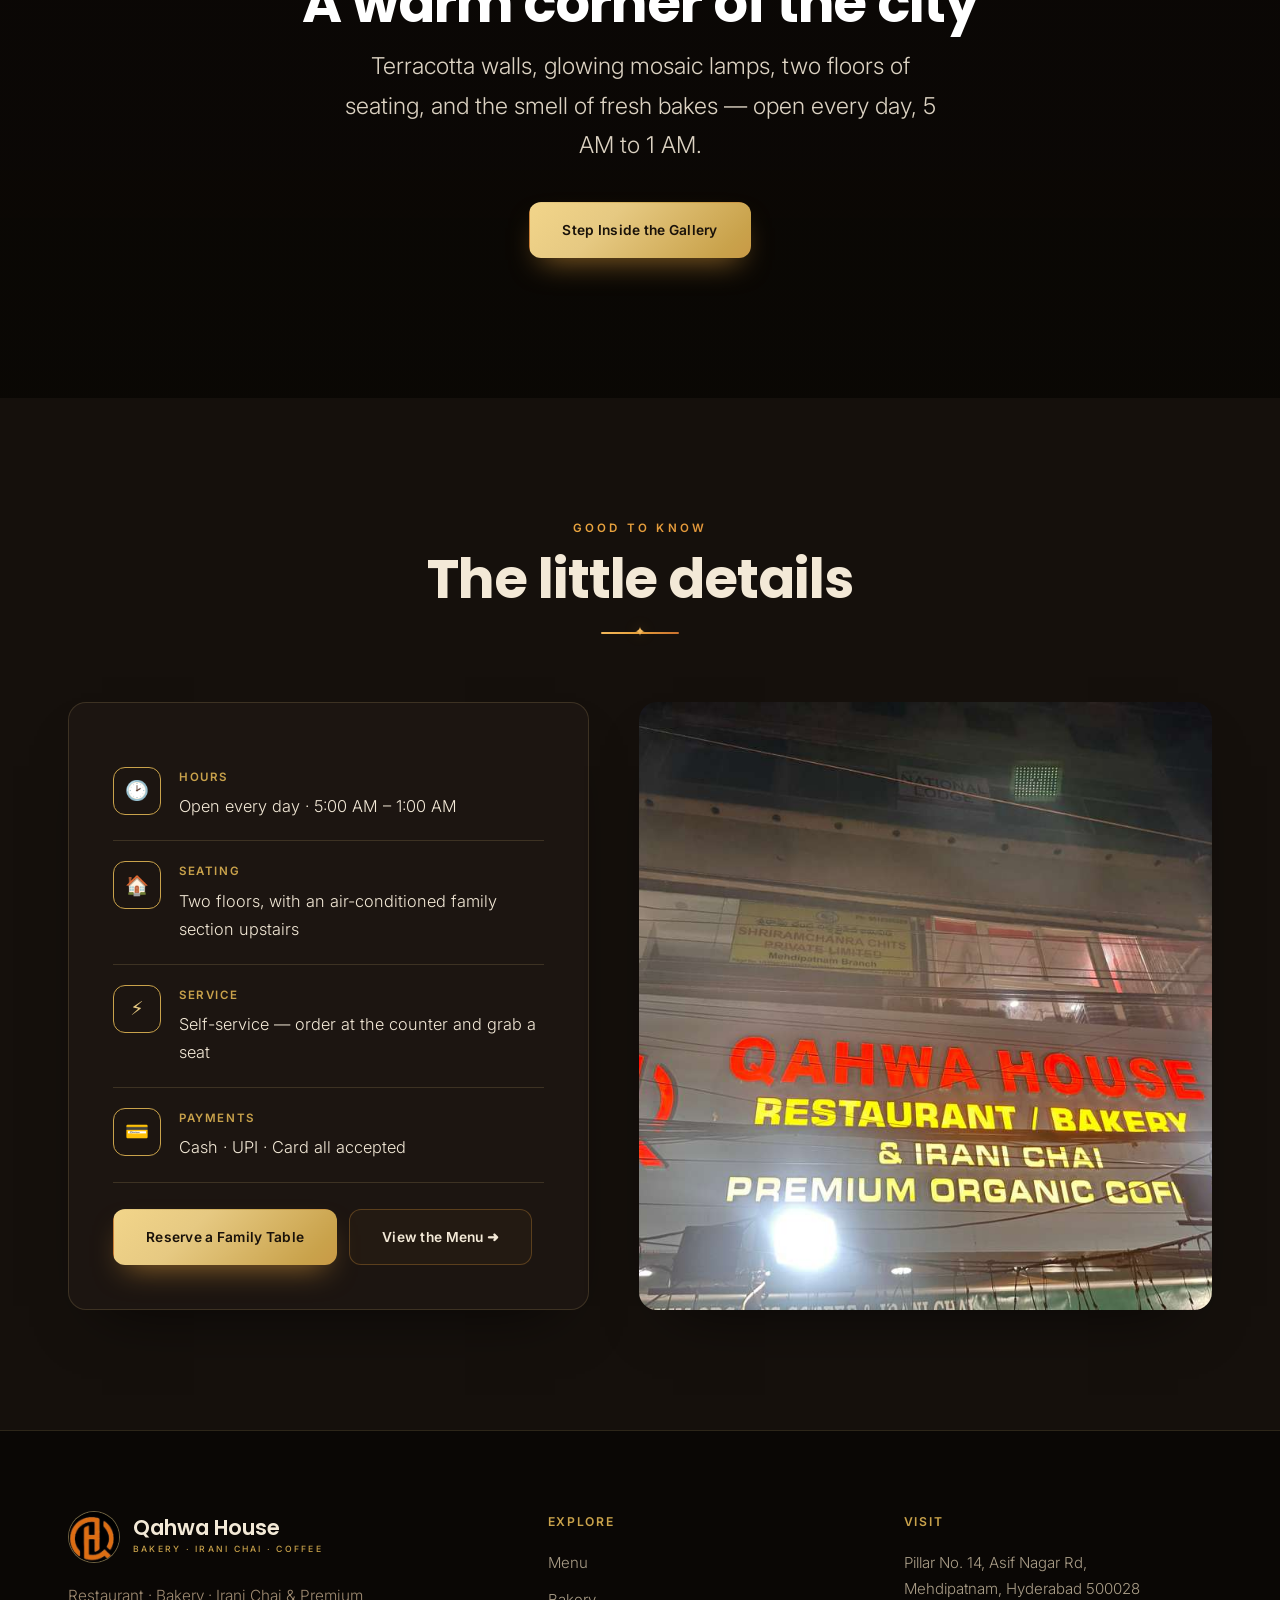
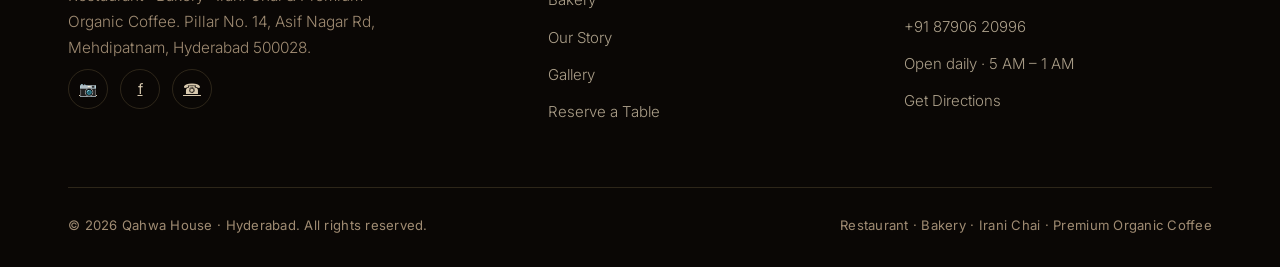
<file: story.html>
<!DOCTYPE html>
<html lang="en">
<head>
<meta charset="UTF-8">
<meta name="viewport" content="width=device-width, initial-scale=1.0">
<meta name="description" content="The story of Qahwa House — an Irani chai house, fresh bakery and premium organic coffee in Mehdipatnam, Hyderabad. Two floors, a dedicated family section, self-service, open 5 AM to 1 AM.">
<meta name="robots" content="index,follow,max-image-preview:large">
<meta name="theme-color" content="#0E0B09">
<link rel="canonical" href="https://qahwahouse.net/story.html">
<link rel="icon" type="image/png" sizes="64x64" href="/assets/favicon.png">
<link rel="apple-touch-icon" sizes="180x180" href="/assets/apple-touch-icon.png">
<meta property="og:url" content="https://qahwahouse.net/story.html">
<meta property="og:site_name" content="Qahwa House">
<meta property="og:title" content="Our Story — Qahwa House | Chai, Coffee &amp; Bakery, Hyderabad">
<meta property="og:description" content="Where the unhurried ritual of Irani chai meets premium organic coffee and a fresh in-house bakery — in the heart of Mehdipatnam.">
<meta property="og:type" content="website">
<meta property="og:image" content="https://qahwahouse.net/assets/og-image.jpg">
<title>Our Story — Qahwa House | Irani Chai, Coffee &amp; Fresh Bakery, Hyderabad</title>
<link rel="preconnect" href="https://fonts.googleapis.com">
<link rel="preconnect" href="https://fonts.gstatic.com" crossorigin>
<link href="https://fonts.googleapis.com/css2?family=Poppins:wght@400;500;600;700;800&family=Inter:wght@300;400;500;600&display=swap" rel="stylesheet">
<link rel="stylesheet" href="assets/site.css?v=7">
<script>document.documentElement.classList.add("js");</script>
</head>
<body>

<!-- ═══ NAV ═══ -->
<nav id="nav">
  <a href="index.html" class="logo">
    <span class="logo-badge"><img src="assets/logo-mark.png" width="48" height="48" alt="Qahwa House logo"></span>
    <span class="logo-txt"><b>Qahwa House</b><span>Bakery · Irani Chai · Coffee</span></span>
  </a>
  <ul class="nav-links">
    <li><a href="menu.html">Menu</a></li>
    <li><a href="bakery.html">Bakery</a></li>
    <li><a href="story.html" class="active">Our Story</a></li>
    <li><a href="gallery.html">Gallery</a></li>
    <li><a href="reserve.html">Reserve</a></li>
    <li><a href="index.html#visit">Visit</a></li>
  </ul>
  <div class="nav-right">
    <a href="tel:+918790620996" class="nav-call">☎ Call Us</a>
    <button class="burger" id="burger" aria-label="Menu"><span></span><span></span><span></span></button>
  </div>
</nav>

<!-- ═══ PAGE HERO ═══ -->
<header class="page-hero">
  <div class="bg" style="background-image:url('assets/photos/qahwa-09.jpg')"></div>
  <div class="page-hero-inner">
    <div class="eyebrow">Who We Are</div>
    <h1>Our Story</h1>
    <p>Where the unhurried ritual of Irani chai meets the rich aroma of premium organic coffee — and a bakery that never sleeps.</p>
    <div class="breadcrumb"><a href="index.html">Home</a> &nbsp;/&nbsp; Our Story</div>
  </div>
</header>

<!-- ═══ STORY ═══ -->
<section class="story sec-pad" id="story">
  <div class="wrap story-grid">
    <div class="story-text">
      <div class="eyebrow">Two traditions, one house</div>
      <h2>Where chai, coffee &amp; fresh bakery meet</h2>
      <p>Under the glow of our Roman-numeral clock and hand-painted Turkish lamps, Qahwa House brings together two great traditions: the unhurried ritual of Irani chai and the rich aroma of premium organic coffee.</p>
      <p>Alongside, our bakers fire the ovens from morning — cakes, Osmania biscuits, buns, and the Yemeni honey comb people travel for. Pull up a chair across our two floors, with a dedicated family section upstairs.</p>
      <p>We keep it simple and warm: order at the counter, find your seat, and let the day slow down — from the first 5 AM chai to the last cup past midnight.</p>
      <div class="feats">
        <div class="feat"><div class="fi">☕</div><div><b>Chai &amp; Qahwa</b><span>Brewed all day</span></div></div>
        <div class="feat"><div class="fi">🥐</div><div><b>Fresh Bakery</b><span>Baked in-house daily</span></div></div>
        <div class="feat"><div class="fi">👨‍👩‍👧</div><div><b>Family Section</b><span>Comfortable upstairs seating</span></div></div>
        <div class="feat"><div class="fi">âš¡</div><div><b>Self Service</b><span>Quick &amp; easy at the counter</span></div></div>
      </div>
    </div>
    <div class="story-imgs">
      <img src="assets/photos/qahwa-09.jpg" width="1024" height="768" loading="lazy" alt="Qahwa House interior — Roman-numeral clock and Turkish mosaic lamps on a terracotta wall">
      <img src="assets/photos/qahwa-06.jpg" width="1024" height="768" loading="lazy" alt="The main service counter at Qahwa House">
      <img src="assets/photos/qahwa-10.jpg" width="1024" height="768" loading="lazy" alt="Wood-panelled family dining section">
    </div>
  </div>
</section>

<!-- ═══ PARALLAX ═══ -->
<section class="parallax" style="background-image:url('assets/photos/qahwa-37.jpg')">
  <div class="parallax-inner">
    <div class="eyebrow">Mehdipatnam · Hyderabad</div>
    <h2>A warm corner of the city</h2>
    <p>Terracotta walls, glowing mosaic lamps, two floors of seating, and the smell of fresh bakes — open every day, 5 AM to 1 AM.</p>
    <a href="gallery.html" class="btn btn-gold">Step Inside the Gallery</a>
  </div>
</section>

<!-- ═══ DETAILS ═══ -->
<section class="visit sec-pad">
  <div class="wrap">
    <div class="sec-head">
      <div class="eyebrow">Good to Know</div>
      <h2>The little details</h2>
      <div class="divider"></div>
    </div>
    <div class="visit-grid">
      <div class="visit-card">
        <div class="vrow"><div class="vi">🕑</div><div><b>Hours</b><p>Open every day · 5:00 AM – 1:00 AM</p></div></div>
        <div class="vrow"><div class="vi">🏠</div><div><b>Seating</b><p>Two floors, with an air-conditioned family section upstairs</p></div></div>
        <div class="vrow"><div class="vi">⚡</div><div><b>Service</b><p>Self-service — order at the counter and grab a seat</p></div></div>
        <div class="vrow"><div class="vi">💳</div><div><b>Payments</b><p>Cash · UPI · Card all accepted</p></div></div>
        <div style="margin-top:26px;display:flex;gap:12px;flex-wrap:wrap">
          <a href="reserve.html" class="btn btn-gold">Reserve a Family Table</a>
          <a href="menu.html" class="btn btn-line">View the Menu ➜</a>
        </div>
      </div>
      <div class="map-wrap">
        <iframe
          src="https://www.google.com/maps?q=Qahwa%20House%2C%20Pillar%20Number%2014%2C%20Asif%20Nagar%20Rd%2C%20near%20Raitu%20Bazaar%2C%20Mehdipatnam%2C%20Hyderabad%2C%20Telangana%20500028&output=embed"
          width="100%" height="440" style="border:0" loading="lazy"
          referrerpolicy="no-referrer-when-downgrade"
          title="Qahwa House location — Mehdipatnam, Hyderabad"></iframe>
      </div>
    </div>
  </div>
</section>

<!-- ═══ FOOTER ═══ -->
<footer>
  <div class="wrap">
    <div class="foot-grid">
      <div class="foot-brand">
        <a href="index.html" class="logo"><span class="logo-badge"><img src="assets/logo-mark.png" width="52" height="52" alt="Qahwa House logo"></span><span class="logo-txt"><b>Qahwa House</b><span>Bakery · Irani Chai · Coffee</span></span></a>
        <p>Restaurant · Bakery · Irani Chai &amp; Premium Organic Coffee. Pillar No. 14, Asif Nagar Rd, Mehdipatnam, Hyderabad 500028.</p>
        <div class="socials">
          <a href="#" aria-label="Instagram" title="Owner: add Instagram link">📷</a>
          <a href="#" aria-label="Facebook" title="Owner: add Facebook link">f</a>
          <a href="tel:+918790620996" aria-label="Call">☎</a>
        </div>
      </div>
      <div class="foot-col">
        <h4>Explore</h4>
        <a href="menu.html">Menu</a>
        <a href="bakery.html">Bakery</a>
        <a href="story.html">Our Story</a>
        <a href="gallery.html">Gallery</a>
        <a href="reserve.html">Reserve a Table</a>
      </div>
      <div class="foot-col">
        <h4>Visit</h4>
        <p>Pillar No. 14, Asif Nagar Rd,<br>Mehdipatnam, Hyderabad 500028</p>
        <a href="tel:+918790620996">+91 87906 20996</a>
        <p>Open daily · 5 AM – 1 AM</p>
        <a href="index.html#visit">Get Directions</a>
      </div>
    </div>
    <div class="foot-bot">
      <span>© <span id="yr"></span> Qahwa House · Hyderabad. All rights reserved.</span>
      <span>Restaurant · Bakery · Irani Chai · Premium Organic Coffee</span>
    </div>
  </div>
</footer>

<script src="assets/site.js?v=7"></script>
</body>
</html>
</file>
<file: assets/site.css>
:root{
  --bg:#0E0B09; --bg-2:#15100C; --panel:#1C1511; --panel-2:#241A13;
  --cocoa:#3A2A1E; --cocoa-l:#5A4334;
  --gold:#C9A24B; --gold-l:#E6C982; --gold-d:#A07E2E;
  --cream:#F3E9D7; --cream-d:#D8C9AE; --muted:#A08C73;
  --accent:#B5762E;
  /* vibrant warm accents */
  --saffron:#E8A23D; --amber:#F2B85C; --copper:#C9702E; --ember:#E2611C;
  --grad-gold:linear-gradient(135deg,#F2D58A 0%,#E6C982 22%,#C9A24B 55%,#C9702E 100%);
  --grad-warm:linear-gradient(120deg,#F2B85C 0%,#E8A23D 45%,#C9702E 100%);
  --grad-ember:linear-gradient(135deg,#F2B85C,#E2611C);
  --glow:rgba(232,162,61,.40);
  --line:rgba(230,201,130,.16);
  --line-2:rgba(232,162,61,.28);
  --maxw:1200px;
  --rad:14px;
}
*{margin:0;padding:0;box-sizing:border-box}
html{scroll-behavior:smooth}
body{background:var(--bg);color:var(--cream-d);font-family:"Inter",system-ui,sans-serif;overflow-x:hidden;-webkit-font-smoothing:antialiased;line-height:1.75;font-weight:400;position:relative}
body::before{content:"";position:fixed;inset:0;z-index:-1;pointer-events:none;background:
  radial-gradient(900px 600px at 12% -5%,rgba(232,162,61,.10),transparent 60%),
  radial-gradient(1000px 700px at 100% 0%,rgba(201,112,46,.10),transparent 55%),
  radial-gradient(900px 900px at 50% 120%,rgba(201,162,75,.07),transparent 60%)}
img{max-width:100%;display:block}
a{color:inherit}
h1,h2,h3,.disp{font-family:"Poppins",system-ui,sans-serif;letter-spacing:-.01em}
section{position:relative;scroll-margin-top:74px}
.wrap{max-width:var(--maxw);margin:0 auto;padding:0 28px}
.eyebrow{font-family:"Inter",sans-serif;font-weight:600;letter-spacing:.28em;text-transform:uppercase;font-size:.72rem;background:var(--grad-warm);-webkit-background-clip:text;background-clip:text;color:transparent}
.gold-text{background:var(--grad-gold);-webkit-background-clip:text;background-clip:text;color:transparent}
.divider{width:78px;height:2px;background:var(--grad-warm);border-radius:2px;margin:22px auto;position:relative}
.divider::after{content:"✦";position:absolute;top:-12px;left:50%;transform:translateX(-50%);color:var(--amber);font-size:.82rem;background:transparent;text-shadow:0 0 14px var(--glow)}

.btn{display:inline-flex;align-items:center;gap:10px;font-family:"Inter",sans-serif;font-weight:600;letter-spacing:.02em;font-size:.86rem;padding:15px 32px;border-radius:12px;text-decoration:none;transition:transform .3s,box-shadow .3s,background .3s,border-color .3s;cursor:pointer;border:1.5px solid transparent;white-space:nowrap;position:relative;overflow:hidden}
.btn-gold{background:var(--grad-gold);background-size:160% 160%;color:#1A120A;border-color:transparent;box-shadow:0 14px 30px -12px rgba(232,162,61,.6)}
.btn-gold:hover{transform:translateY(-3px);background-position:100% 100%;box-shadow:0 20px 42px -12px rgba(232,162,61,.8)}
/* sheen sweep */
.btn-gold::after{content:"";position:absolute;top:0;left:-120%;width:60%;height:100%;background:linear-gradient(100deg,transparent,rgba(255,255,255,.55),transparent);transform:skewX(-18deg);transition:left .6s ease}
.btn-gold:hover::after{left:140%}
.btn-line{border-color:var(--line-2);color:var(--cream);background:rgba(232,162,61,.04)}
.btn-line:hover{background:var(--grad-warm);color:#1A120A;border-color:transparent;transform:translateY(-3px);box-shadow:0 18px 38px -14px rgba(232,162,61,.6)}

/* ───── NAV ───── */
nav{position:fixed;top:0;left:0;width:100%;z-index:100;display:flex;align-items:center;justify-content:space-between;padding:22px 34px;transition:.4s}
nav.solid{background:rgba(14,11,9,.95);-webkit-backdrop-filter:blur(12px);backdrop-filter:blur(12px);box-shadow:0 10px 34px -18px #000;padding:13px 34px;border-bottom:1px solid var(--line)}
.logo{display:flex;align-items:center;gap:13px;text-decoration:none}
.logo-badge{width:48px;height:48px;border-radius:50%;overflow:hidden;background:#0a0a0a;border:1px solid rgba(230,201,130,.45);flex:none;display:block}
.logo-badge img{width:100%;height:100%;object-fit:cover;display:block}
.logo-txt b{font-family:"Poppins",sans-serif;font-weight:600;color:var(--cream);font-size:1.32rem;letter-spacing:0;display:block;line-height:1}
.logo-txt span{font-family:"Inter",sans-serif;font-size:.54rem;font-weight:500;letter-spacing:.26em;text-transform:uppercase;color:var(--gold);display:block;margin-top:4px}
.nav-links{display:flex;align-items:center;gap:30px;list-style:none}
.nav-links a{font-family:"Inter",sans-serif;font-weight:500;font-size:.92rem;letter-spacing:.01em;color:var(--cream);text-decoration:none;opacity:.82;transition:.25s;position:relative;padding:4px 0}
.nav-links a::after{content:"";position:absolute;left:0;bottom:-3px;width:0;height:2px;background:var(--gold);transition:.3s;border-radius:2px}
.nav-links a:hover,.nav-links a.active{opacity:1;color:var(--gold-l)}
.nav-links a:hover::after,.nav-links a.active::after{width:100%}
.nav-right{display:flex;align-items:center;gap:18px}
.nav-call{display:flex;align-items:center;gap:8px;font-family:"Inter",sans-serif;font-weight:600;font-size:.84rem;letter-spacing:.01em;color:#1A120A;background:var(--grad-warm);background-size:150% 150%;padding:11px 24px;border-radius:40px;text-decoration:none;transition:.35s;border:1.5px solid transparent;box-shadow:0 10px 24px -10px rgba(232,162,61,.6)}
.nav-call:hover{background-position:100% 50%;transform:translateY(-2px);box-shadow:0 14px 30px -10px rgba(232,162,61,.8)}
.burger{display:none;flex-direction:column;gap:5px;background:none;border:none;cursor:pointer;padding:6px}
.burger span{width:26px;height:2px;background:var(--cream);transition:.3s;border-radius:2px}

/* ───── HERO (home) ───── */
.hero{position:relative;min-height:100vh;display:flex;align-items:center;text-align:left;color:var(--cream);overflow:hidden}
.hero-video{position:absolute;inset:0;z-index:1;width:100%;height:100%;object-fit:cover}
.hero-bg{position:absolute;inset:0;z-index:2;background-size:cover;background-position:center;background-repeat:no-repeat}
.hero-bg::after{content:"";position:absolute;inset:0;background:
  linear-gradient(105deg,rgba(8,5,3,.93) 0%,rgba(8,5,3,.78) 36%,rgba(8,5,3,.34) 68%,rgba(8,5,3,.5) 100%),
  linear-gradient(0deg,rgba(8,5,3,.86),transparent 55%)}
.hero .wrap{position:relative;z-index:3;width:100%}
.hero-inner{max-width:740px;padding:130px 0 96px;text-align:left}
.hero-eyebrow{display:inline-flex;align-items:center;gap:16px;font-family:"Inter",sans-serif;font-weight:600;letter-spacing:.28em;text-transform:uppercase;font-size:.74rem;color:var(--gold-l);margin-bottom:28px;animation:heroL 9s ease-in-out 0s infinite both}
.hero-eyebrow::after{content:"";width:40px;height:1px;background:linear-gradient(90deg,var(--gold),transparent)}
.hero .ar{display:block;font-family:"Inter",sans-serif;font-weight:500;font-size:clamp(1rem,2.4vw,1.35rem);letter-spacing:.4em;color:var(--gold-l);margin-bottom:16px;animation:heroR 9s ease-in-out .5s infinite both}
.hero h1{font-size:clamp(3rem,9vw,6.2rem);font-weight:700;line-height:1;letter-spacing:-.02em;text-shadow:0 4px 40px rgba(0,0,0,.6);color:#fff;animation:heroL 9s ease-in-out 1s infinite both}
.hero-tag{font-size:clamp(1.1rem,2.5vw,1.5rem);font-weight:300;color:rgba(243,233,215,.92);max-width:560px;margin:24px 0 18px;line-height:1.6;animation:heroR 9s ease-in-out 1.5s infinite both}
.hero-pos{display:flex;flex-wrap:wrap;gap:10px 26px;margin:22px 0 42px;font-size:.82rem;font-weight:500;letter-spacing:.08em;text-transform:uppercase;color:var(--cream);animation:heroL 9s ease-in-out 2s infinite both}
.hero-pos span{display:inline-flex;align-items:center;gap:9px;opacity:.9}
.dot{width:6px;height:6px;border-radius:50%;flex:none;background:var(--gold)}
.hero-cta{display:flex;flex-wrap:wrap;gap:16px}
.hero-cta .btn{animation:heroDrop .95s cubic-bezier(.25,1.12,.4,1) both}
.hero-cta .btn:nth-child(1){animation-delay:2.3s}
.hero-cta .btn:nth-child(2){animation-delay:2.55s}
@keyframes heroL{0%{opacity:0;transform:translateX(-70px)}11%{opacity:1;transform:translateX(0)}82%{opacity:1;transform:translateX(0)}95%,100%{opacity:0;transform:translateX(-70px)}}
@keyframes heroR{0%{opacity:0;transform:translateX(70px)}11%{opacity:1;transform:translateX(0)}82%{opacity:1;transform:translateX(0)}95%,100%{opacity:0;transform:translateX(70px)}}
@keyframes heroDrop{0%{opacity:0;transform:translateY(-140px)}60%{opacity:1}100%{opacity:1;transform:translateY(0)}}
@media(prefers-reduced-motion:reduce){.hero-eyebrow,.hero .ar,.hero h1,.hero-tag,.hero-pos,.hero-cta,.hero-cta .btn{animation:none;opacity:1;transform:none}}

/* ───── PAGE HERO (sub-pages) ───── */
.page-hero{position:relative;min-height:52vh;display:flex;align-items:center;justify-content:center;text-align:center;color:var(--cream);overflow:hidden;padding:150px 26px 84px}
.page-hero .bg{position:absolute;inset:0;z-index:1;background-size:cover;background-position:center}
.page-hero .bg::after{content:"";position:absolute;inset:0;background:linear-gradient(180deg,rgba(8,5,3,.72),rgba(8,5,3,.88))}
.page-hero-inner{position:relative;z-index:2;max-width:760px}
.page-hero h1{font-size:clamp(2.6rem,7vw,4.6rem);color:#fff;font-weight:700;line-height:1.04;margin:14px 0;letter-spacing:-.02em}
.page-hero p{color:var(--cream-d);font-size:1.1rem;font-weight:300;max-width:600px;margin:0 auto;line-height:1.7}
.breadcrumb{margin-top:22px;font-family:"Inter",sans-serif;font-weight:500;font-size:.74rem;letter-spacing:.16em;text-transform:uppercase;color:var(--muted)}
.breadcrumb a{color:var(--gold-l);text-decoration:none}
.breadcrumb a:hover{text-decoration:underline}

/* ───── PARALLAX BANDS ───── */
.parallax{position:relative;background-size:cover;background-position:center;background-attachment:fixed;color:var(--cream);text-align:center}
.parallax::before{content:"";position:absolute;inset:0;background:linear-gradient(180deg,rgba(10,7,4,.72),rgba(10,7,4,.82))}
.parallax-inner{position:relative;z-index:2;padding:140px 26px;max-width:820px;margin:0 auto}
.parallax .eyebrow{color:var(--gold-l)}
.parallax h2{font-size:clamp(2.2rem,5.4vw,3.4rem);font-weight:700;color:#fff;line-height:1.12;margin:14px 0;letter-spacing:-.02em}
.parallax p{font-size:clamp(1.1rem,2.4vw,1.45rem);font-weight:300;color:rgba(243,233,215,.9);max-width:600px;margin:0 auto;line-height:1.7}
.parallax .btn{margin-top:36px}

/* ───── SECTION SHELL ───── */
.sec-pad{padding:120px 0}
.sec-head{text-align:center;max-width:700px;margin:0 auto 68px}
.sec-head h2{font-size:clamp(2.2rem,5.4vw,3.4rem);font-weight:700;color:var(--cream);line-height:1.1;margin:12px 0 16px;letter-spacing:-.02em}
.sec-head p{color:var(--muted);font-size:1.08rem;font-weight:300;line-height:1.7}

/* ───── STATS STRIP ───── */
.stats{background:var(--bg-2);border-top:1px solid var(--line);border-bottom:1px solid var(--line)}
.stats .wrap{display:grid;grid-template-columns:repeat(4,1fr);gap:28px;padding-top:64px;padding-bottom:64px}
.stat{text-align:center;position:relative}
.stat:not(:last-child)::after{content:"";position:absolute;right:-14px;top:50%;transform:translateY(-50%);width:1px;height:54px;background:var(--line)}
.stat b{display:block;font-family:"Poppins",sans-serif;font-weight:700;font-size:clamp(2.2rem,4.5vw,2.9rem);background:var(--grad-gold);-webkit-background-clip:text;background-clip:text;color:transparent;line-height:1;letter-spacing:-.02em}
.stat span{display:block;margin-top:10px;font-size:.78rem;font-weight:500;letter-spacing:.14em;text-transform:uppercase;color:var(--muted)}

/* ───── EXPLORE CARDS (home) ───── */
.explore{background:var(--bg)}
.exp-grid{display:grid;grid-template-columns:repeat(3,1fr);gap:18px}
.exp-card{position:relative;display:block;overflow:hidden;text-decoration:none;min-height:330px;border-radius:var(--rad);box-shadow:0 24px 48px -30px rgba(0,0,0,.8);border:1px solid var(--line);transition:transform .45s cubic-bezier(.2,.7,.3,1),box-shadow .45s,border-color .45s}
.exp-card img{position:absolute;inset:0;width:100%;height:100%;object-fit:cover;transition:transform .7s cubic-bezier(.2,.7,.3,1),filter .5s;filter:brightness(.66) saturate(1.05)}
.exp-card:hover{transform:translateY(-6px);border-color:var(--line-2);box-shadow:0 36px 64px -28px rgba(0,0,0,.85),0 0 0 1px rgba(232,162,61,.18),0 24px 60px -30px var(--glow)}
.exp-card:hover img{transform:scale(1.08);filter:brightness(.55) saturate(1.18)}
.exp-card .cap{position:relative;z-index:2;height:100%;min-height:330px;padding:36px;display:flex;flex-direction:column;justify-content:flex-end;background:linear-gradient(transparent 38%,rgba(8,5,3,.72))}
.exp-card h3{font-family:"Poppins",sans-serif;color:#fff;font-size:1.85rem;font-weight:600;margin:8px 0 6px;line-height:1.06}
.exp-card .more{font-family:"Inter",sans-serif;font-weight:600;font-size:.8rem;letter-spacing:.06em;color:var(--amber);transition:.3s}
.exp-card:hover .more{transform:translateX(4px)}

/* ───── SIGNATURE (honey comb) ───── */
.signature{background:var(--bg-2)}
.sig-grid{display:grid;grid-template-columns:1.05fr 1fr;gap:64px;align-items:center}
.sig-imgs{position:relative}
.sig-imgs img{box-shadow:0 36px 70px -30px rgba(0,0,0,.8);border-radius:var(--rad)}
.sig-imgs .img-main{width:100%;aspect-ratio:4/3;object-fit:cover}
.sig-imgs .img-float{position:absolute;width:42%;aspect-ratio:1;object-fit:cover;bottom:-28px;right:-20px;border:6px solid var(--bg-2);border-radius:var(--rad)}
.sig-imgs .price-badge{position:absolute;top:-26px;left:-26px;width:108px;height:108px;border-radius:50%;background:var(--grad-warm);color:#1A120A;display:grid;place-items:center;text-align:center;box-shadow:0 18px 40px -12px var(--glow),0 0 0 6px rgba(14,11,9,.6);z-index:3;animation:badgePulse 3.4s ease-in-out infinite}
@keyframes badgePulse{0%,100%{box-shadow:0 18px 40px -12px var(--glow),0 0 0 6px rgba(14,11,9,.6)}50%{box-shadow:0 18px 52px -8px var(--glow),0 0 0 6px rgba(14,11,9,.6)}}
.price-badge b{display:block;font-family:"Poppins",sans-serif;font-weight:700;font-size:1.7rem;line-height:1}
.price-badge small{font-size:.56rem;font-weight:600;letter-spacing:.14em;text-transform:uppercase;margin-top:4px;display:block}
.sig-text h2{font-size:clamp(2.2rem,4.8vw,3.1rem);font-weight:700;margin:12px 0 6px;line-height:1.08;color:var(--cream);letter-spacing:-.02em}
.sig-text .ar2{font-family:"Inter",sans-serif;font-weight:500;letter-spacing:.16em;color:var(--gold-l);font-size:.92rem;margin-bottom:22px}
.sig-text p{color:var(--cream-d);opacity:.84;margin-bottom:18px;font-size:1.06rem;font-weight:300;line-height:1.75}
.sig-price{display:inline-flex;align-items:baseline;gap:9px;font-family:"Poppins",sans-serif;font-weight:700;color:var(--gold-l);font-size:1.6rem;margin-top:8px}
.sig-price small{font-size:.74rem;font-weight:500;letter-spacing:.12em;text-transform:uppercase;color:var(--muted);font-family:"Inter",sans-serif}

/* ───── MENU ───── */
.menu-sec{background:var(--bg)}
.tabs{display:flex;flex-wrap:wrap;justify-content:center;gap:10px;margin-bottom:54px}
.tab{font-family:"Inter",sans-serif;font-weight:500;letter-spacing:.02em;font-size:.9rem;padding:11px 24px;border:1.5px solid var(--line);border-radius:40px;background:transparent;color:var(--cream-d);cursor:pointer;transition:.25s}
.tab:hover{border-color:var(--line-2);color:var(--amber);transform:translateY(-1px)}
.tab.on{background:var(--grad-warm);color:#1A120A;border-color:transparent;box-shadow:0 12px 26px -12px rgba(232,162,61,.6)}
.pane{display:none;animation:fade .45s}
.pane.on{display:block}
@keyframes fade{from{opacity:0;transform:translateY(10px)}to{opacity:1;transform:none}}
.mgrid{display:grid;grid-template-columns:1fr 1fr;gap:6px 60px;max-width:980px;margin:0 auto}
.mitem{display:flex;gap:14px;align-items:baseline;padding:18px 0;border-bottom:1px solid var(--line)}
.mitem .nm{font-family:"Poppins",sans-serif;font-weight:600;font-size:1.12rem;color:var(--cream)}
.mitem .ds{font-size:.85rem;color:var(--muted);margin-top:3px;font-weight:300}
.mitem .lead{flex:1;border-bottom:1px dotted rgba(230,201,130,.3);margin:0 6px;transform:translateY(-5px)}
.mitem .pr{font-family:"Inter",sans-serif;font-weight:600;color:var(--gold-l);font-size:1.02rem;white-space:nowrap}
.mitem .tag{display:inline-block;font-family:"Inter",sans-serif;font-weight:600;font-size:.56rem;letter-spacing:.1em;text-transform:uppercase;color:#1A120A;background:var(--gold);padding:3px 9px;border-radius:20px;margin-left:9px;vertical-align:middle}
.menu-note{text-align:center;color:var(--muted);font-size:.92rem;margin-top:44px;font-style:italic;font-weight:300}
.menu-cat-title{text-align:center;font-family:"Poppins",sans-serif;background:var(--grad-gold);-webkit-background-clip:text;background-clip:text;color:transparent;font-size:1.9rem;font-weight:600;margin:64px 0 8px}
.menu-cat-title:first-of-type{margin-top:0}

/* ───── BAKERY SHOWCASE ───── */
.showcase{background:var(--bg-2)}
.show-grid{display:grid;grid-template-columns:repeat(4,1fr);gap:14px}
.show-grid figure{position:relative;overflow:hidden;margin:0;border-radius:var(--rad);border:1px solid var(--line);transition:border-color .4s,box-shadow .4s,transform .4s}
.show-grid figure:hover{border-color:var(--line-2);transform:translateY(-4px);box-shadow:0 26px 54px -30px rgba(0,0,0,.9),0 16px 44px -30px var(--glow)}
.show-grid img{width:100%;height:100%;object-fit:cover;transition:transform .65s cubic-bezier(.2,.7,.3,1),filter .5s;filter:saturate(1.05)}
.show-grid figure:hover img{transform:scale(1.09);filter:saturate(1.2)}
.show-grid figcaption{position:absolute;left:0;bottom:0;right:0;padding:24px 18px 16px;font-family:"Inter",sans-serif;font-weight:600;letter-spacing:.02em;font-size:.86rem;color:#fff;background:linear-gradient(transparent,rgba(8,5,3,.9))}
.tall{grid-row:span 2}
.wide{grid-column:span 2}

/* ───── STORY ───── */
.story{background:var(--panel)}
.story-grid{display:grid;grid-template-columns:1fr 1fr;gap:64px;align-items:center}
.story-text h2{font-size:clamp(2.2rem,4.8vw,3.1rem);font-weight:700;color:var(--cream);margin:12px 0 18px;line-height:1.1;letter-spacing:-.02em}
.story-text p{color:var(--cream-d);margin-bottom:16px;font-size:1.06rem;font-weight:300;opacity:.84;line-height:1.75}
.feats{display:grid;grid-template-columns:1fr 1fr;gap:24px;margin-top:38px}
.feat{display:flex;gap:14px;align-items:flex-start}
.feat .fi{width:48px;height:48px;border:1.5px solid var(--gold);border-radius:12px;color:var(--gold-l);display:grid;place-items:center;font-size:1.2rem;flex:none}
.feat b{font-family:"Poppins",sans-serif;font-weight:600;display:block;color:var(--cream);font-size:.98rem;letter-spacing:0}
.feat span{font-size:.85rem;color:var(--muted);font-weight:300}
.story-imgs{display:grid;grid-template-columns:1fr 1fr;gap:14px}
.story-imgs img{width:100%;height:100%;object-fit:cover;box-shadow:0 24px 50px -28px rgba(0,0,0,.7);border-radius:var(--rad)}
.story-imgs img:first-child{grid-row:span 2}

/* ───── GALLERY ───── */
.gallery{background:var(--bg)}
.gal-grid{display:grid;grid-template-columns:repeat(4,1fr);grid-auto-rows:158px;gap:12px}
.gal-grid a{display:block;overflow:hidden;position:relative;border-radius:12px}
.gal-grid a{box-shadow:0 18px 38px -28px rgba(0,0,0,.8);border:1px solid var(--line);transition:border-color .4s,box-shadow .4s,transform .4s}
.gal-grid a:hover{border-color:var(--line-2);transform:translateY(-4px);box-shadow:0 28px 54px -28px rgba(0,0,0,.9),0 16px 44px -28px var(--glow)}
.gal-grid img{width:100%;height:100%;object-fit:cover;transition:transform .65s cubic-bezier(.2,.7,.3,1),filter .5s;filter:saturate(1.04)}
.gal-grid a:hover img{transform:scale(1.1);filter:saturate(1.2) brightness(1.05)}
.g-tall{grid-row:span 2}
.g-wide{grid-column:span 2}

/* ───── RESERVE ───── */
.reserve{background:var(--panel)}
.res-grid{display:grid;grid-template-columns:1fr 1.04fr;gap:58px;align-items:center}
.res-intro h2{font-size:clamp(2.2rem,4.8vw,3.1rem);font-weight:700;color:var(--cream);margin:12px 0 16px;line-height:1.1;letter-spacing:-.02em}
.res-intro p{color:var(--cream-d);opacity:.84;font-size:1.06rem;font-weight:300;margin-bottom:24px;line-height:1.75}
.res-perks{display:flex;flex-wrap:wrap;gap:10px;margin-bottom:28px}
.res-perks span{display:inline-flex;align-items:center;gap:8px;background:var(--bg-2);border:1px solid var(--line);border-radius:40px;padding:10px 18px;font-size:.84rem;color:var(--cream-d)}
.res-img{overflow:hidden;box-shadow:0 24px 50px -28px rgba(0,0,0,.7);max-width:360px;border-radius:var(--rad)}
.res-img img{width:100%;height:100%;object-fit:cover}
.res-card{background:var(--bg-2);padding:42px;box-shadow:0 36px 70px -36px rgba(0,0,0,.8);border:1px solid var(--line);border-radius:18px}
.res-card h3{font-family:"Poppins",sans-serif;font-size:1.7rem;font-weight:600;color:var(--cream);margin-bottom:4px}
.res-card .sub{color:var(--muted);font-size:.94rem;font-weight:300;margin-bottom:24px}
.field{margin-bottom:15px}
.field label{display:block;font-family:"Inter",sans-serif;font-weight:600;font-size:.7rem;letter-spacing:.12em;text-transform:uppercase;color:var(--gold);margin-bottom:7px}
.field input,.field select,.field textarea{width:100%;font-family:"Inter",sans-serif;font-size:.96rem;color:var(--cream);padding:13px 15px;border:1.5px solid var(--line);border-radius:10px;background:var(--panel);transition:.2s}
.field input::placeholder,.field textarea::placeholder{color:#6f5d4c}
.field input:focus,.field select:focus,.field textarea:focus{outline:none;border-color:var(--gold);background:var(--panel-2)}
.field select{color:var(--cream)}
.field select option{background:var(--panel);color:var(--cream)}
.field textarea{resize:vertical;min-height:66px}
.res-row{display:grid;grid-template-columns:1fr 1fr;gap:15px}
.res-submit{width:100%;justify-content:center;margin-top:10px}
.res-foot{text-align:center;margin-top:16px;font-size:.86rem;color:var(--muted)}
.res-foot a{color:var(--gold-l);text-decoration:none}

/* ───── VISIT ───── */
.visit{background:var(--bg-2)}
.visit-grid{display:grid;grid-template-columns:1fr 1.1fr;gap:50px}
.visit-card{background:var(--panel);padding:44px;box-shadow:0 30px 60px -34px rgba(0,0,0,.7);border:1px solid var(--line);border-radius:18px}
.vrow{display:flex;gap:18px;padding:20px 0;border-bottom:1px solid var(--line)}
.vrow:last-of-type{border-bottom:none}
.vrow .vi{width:48px;height:48px;border:1.5px solid var(--gold);border-radius:12px;color:var(--gold-l);display:grid;place-items:center;font-size:1.2rem;flex:none}
.vrow b{font-family:"Inter",sans-serif;font-weight:600;color:var(--gold);font-size:.72rem;letter-spacing:.14em;text-transform:uppercase;display:block;margin-bottom:5px}
.vrow p{color:var(--cream);font-size:1.02rem;margin:0;font-weight:300}
.vrow a{color:var(--gold-l);text-decoration:none}
.vrow a:hover{text-decoration:underline}
.map-wrap{overflow:hidden;min-height:440px;box-shadow:0 30px 60px -34px rgba(0,0,0,.7);background:#15100c url('photos/qahwa-17.jpg') center/cover;position:relative;border-radius:18px}
.map-wrap iframe{width:100%;height:100%;min-height:440px;border:0;display:block;filter:grayscale(.3) contrast(1.05)}

/* ───── FOOTER ───── */
footer{background:#0A0705;color:var(--muted);padding:80px 0 30px;border-top:1px solid var(--line)}
.foot-grid{display:grid;grid-template-columns:1.4fr 1fr 1fr;gap:48px;margin-bottom:50px}
.foot-brand .logo-badge{width:52px;height:52px}
.foot-brand p{margin-top:20px;font-size:.96rem;font-weight:300;color:var(--muted);max-width:340px;line-height:1.7}
.foot-col h4{font-family:"Inter",sans-serif;font-weight:600;color:var(--gold);letter-spacing:.14em;text-transform:uppercase;font-size:.76rem;margin-bottom:18px}
.foot-col a,.foot-col p{display:block;color:var(--cream-d);text-decoration:none;font-size:.94rem;font-weight:300;margin-bottom:11px;opacity:.78;transition:.2s}
.foot-col a:hover{color:var(--gold-l);opacity:1}
.socials{display:flex;gap:12px;margin-top:8px}
.socials a{width:40px;height:40px;border:1px solid var(--line);border-radius:50%;display:grid;place-items:center;font-size:.9rem;color:var(--cream-d);transition:.25s}
.socials a:hover{background:var(--gold);border-color:var(--gold);color:#1A120A}
.foot-bot{border-top:1px solid var(--line);padding-top:26px;display:flex;flex-wrap:wrap;gap:10px;justify-content:space-between;font-size:.82rem;color:var(--muted);letter-spacing:.02em}

/* ───── SCROLL REVEAL (only when JS is on; no-JS shows everything) ───── */
html.js .reveal{opacity:0;transform:translateY(30px);transition:opacity .85s cubic-bezier(.2,.7,.3,1),transform .85s cubic-bezier(.2,.7,.3,1);transition-delay:var(--d,0s);will-change:opacity,transform}
html.js .reveal.in{opacity:1;transform:none}
@media(prefers-reduced-motion:reduce){html.js .reveal{opacity:1;transform:none;transition:none}}

/* ───── GRADIENT HEADING ACCENT ───── */
.accent{background:var(--grad-warm);-webkit-background-clip:text;background-clip:text;color:transparent}

/* ───── PHOTO DISH CARDS (menu + favourites) ───── */
.dish-grid{display:grid;grid-template-columns:repeat(3,1fr);gap:20px}
.dish-grid.cols4{grid-template-columns:repeat(4,1fr)}
.dish{position:relative;display:flex;flex-direction:column;background:linear-gradient(180deg,var(--panel),var(--bg-2));border:1px solid var(--line);border-radius:18px;overflow:hidden;text-decoration:none;box-shadow:0 22px 46px -32px rgba(0,0,0,.85);transition:transform .45s cubic-bezier(.2,.7,.3,1),box-shadow .45s,border-color .45s}
.dish:hover{transform:translateY(-7px);border-color:var(--line-2);box-shadow:0 40px 70px -34px rgba(0,0,0,.9),0 22px 56px -34px var(--glow)}
.dish .ph{position:relative;aspect-ratio:4/3;overflow:hidden;background:#000}
.dish .ph img{width:100%;height:100%;object-fit:cover;transition:transform .7s cubic-bezier(.2,.7,.3,1),filter .5s;filter:saturate(1.08)}
.dish:hover .ph img{transform:scale(1.09);filter:saturate(1.25) brightness(1.04)}
.dish .ph::after{content:"";position:absolute;inset:0;background:linear-gradient(180deg,transparent 55%,rgba(8,5,3,.55))}
.dish .chip{position:absolute;z-index:2;top:14px;right:14px;font-family:"Poppins",sans-serif;font-weight:700;font-size:.92rem;color:#1A120A;background:var(--grad-warm);padding:7px 14px;border-radius:30px;box-shadow:0 10px 22px -10px var(--glow);letter-spacing:.01em}
.dish .flag{position:absolute;z-index:2;top:14px;left:14px;font-family:"Inter",sans-serif;font-weight:700;font-size:.58rem;letter-spacing:.14em;text-transform:uppercase;color:var(--cream);background:rgba(14,11,9,.7);-webkit-backdrop-filter:blur(4px);backdrop-filter:blur(4px);border:1px solid var(--line-2);padding:6px 11px;border-radius:30px}
.dish .bd{padding:18px 20px 20px;display:flex;flex-direction:column;gap:5px;flex:1}
.dish .bd h3{font-family:"Poppins",sans-serif;font-weight:600;font-size:1.18rem;color:var(--cream);line-height:1.15;margin:0}
.dish .bd p{font-size:.86rem;color:var(--muted);font-weight:300;line-height:1.55;margin:0}
.dish .ar3{font-family:"Inter",sans-serif;font-weight:500;font-size:.72rem;letter-spacing:.14em;color:var(--amber);text-transform:uppercase}

/* sub-list of items without photos */
.menu-more{max-width:980px;margin:34px auto 0;background:linear-gradient(180deg,var(--panel),var(--bg-2));border:1px solid var(--line);border-radius:18px;padding:10px 30px}
.menu-more .mitem{border-bottom:1px solid var(--line)}
.menu-more .mitem:last-child{border-bottom:none}

/* ───── DRINK FEATURE STRIP (home) ───── */
.sip{background:var(--bg-2);overflow:hidden;position:relative}
.sip::before{content:"";position:absolute;width:520px;height:520px;border-radius:50%;background:radial-gradient(circle,rgba(232,162,61,.18),transparent 65%);top:-180px;right:-120px;pointer-events:none}
.sip-grid{display:grid;grid-template-columns:1fr 1fr;gap:60px;align-items:center;position:relative;z-index:2}
.sip-imgs{position:relative}
.sip-imgs .s1{width:78%;border-radius:20px;box-shadow:0 40px 80px -34px rgba(0,0,0,.85);border:1px solid var(--line-2);aspect-ratio:3/2;object-fit:cover}
.sip-imgs .s2{position:absolute;width:46%;right:0;bottom:-32px;border-radius:18px;border:6px solid var(--bg-2);box-shadow:0 30px 60px -30px rgba(0,0,0,.85);aspect-ratio:1;object-fit:cover}
.sip-imgs .ring{position:absolute;width:150px;height:150px;border-radius:50%;border:1.5px dashed var(--line-2);top:-26px;left:-26px;animation:spin 26s linear infinite}
@keyframes spin{to{transform:rotate(360deg)}}
.sip-text h2{font-size:clamp(2.2rem,4.8vw,3.1rem);font-weight:700;color:var(--cream);margin:12px 0 8px;line-height:1.08;letter-spacing:-.02em}
.sip-text p{color:var(--cream-d);opacity:.86;font-size:1.06rem;font-weight:300;line-height:1.75;margin-bottom:14px}
.sip-list{display:flex;flex-wrap:wrap;gap:10px;margin:20px 0 30px}
.sip-list span{display:inline-flex;align-items:center;gap:8px;background:rgba(232,162,61,.06);border:1px solid var(--line-2);border-radius:40px;padding:9px 16px;font-size:.82rem;color:var(--cream-d)}
.sip-list span b{font-family:"Poppins",sans-serif;color:var(--amber);font-weight:600}

/* ───── RESPONSIVE ───── */
@media(max-width:900px){
  .dish-grid,.dish-grid.cols4{grid-template-columns:1fr 1fr}
  .sip-grid{grid-template-columns:1fr;gap:54px}
  .sip-imgs{max-width:440px}
  .nav-links,.nav-call{display:none}
  .burger{display:flex}
  nav.open .nav-links{display:flex;position:absolute;top:100%;left:0;width:100%;flex-direction:column;gap:0;background:rgba(14,11,9,.99);padding:8px 0;border-top:1px solid var(--line)}
  nav.open .nav-links a{padding:16px 34px;width:100%;border-bottom:1px solid rgba(255,255,255,.05)}
  .parallax{background-attachment:scroll}
  .sig-grid,.story-grid,.visit-grid,.res-grid{grid-template-columns:1fr;gap:46px}
  .res-img{max-width:none}
  .sig-imgs .img-float{position:static;width:48%;margin-top:14px;display:inline-block}
  .sig-imgs .price-badge{top:-18px;left:-12px}
  .mgrid{grid-template-columns:1fr;gap:0}
  .show-grid{grid-template-columns:repeat(2,1fr)}
  .gal-grid{grid-template-columns:repeat(2,1fr);grid-auto-rows:148px}
  .exp-grid{grid-template-columns:1fr 1fr}
  .stats .wrap{grid-template-columns:1fr 1fr;gap:40px 24px}
  .stat:nth-child(2)::after{display:none}
  .foot-grid{grid-template-columns:1fr;gap:36px}
  .feats{grid-template-columns:1fr}
}
@media(max-width:600px){
  .exp-grid{grid-template-columns:1fr}
  .dish-grid,.dish-grid.cols4{grid-template-columns:1fr}
  .stat::after{display:none!important}
}
@media(max-width:480px){
  .wrap{padding:0 20px}
  .sec-pad{padding:80px 0}
  .parallax-inner{padding:96px 22px}
  .story-imgs{grid-template-columns:1fr 1fr}
}

/* ═══════════ FLOATING WIDGETS: WhatsApp + Menu chatbot ═══════════ */
.qh-fabs{position:fixed;right:22px;bottom:22px;z-index:1200;display:flex;flex-direction:column;gap:14px;align-items:center}
.qh-fab{width:58px;height:58px;border-radius:50%;border:none;cursor:pointer;display:flex;align-items:center;justify-content:center;box-shadow:0 14px 30px -8px rgba(0,0,0,.55);transition:transform .25s,box-shadow .25s;position:relative}
.qh-fab:hover{transform:translateY(-3px) scale(1.04)}
.qh-fab svg{width:30px;height:30px;display:block}
.qh-fab-wa{background:#25D366;text-decoration:none}
.qh-fab-wa svg{fill:#fff}
.qh-fab-wa:hover{box-shadow:0 18px 40px -8px rgba(37,211,102,.6)}
.qh-fab-chat{background:var(--grad-gold);background-size:160% 160%;color:#1A120A;font-size:1.5rem}
.qh-fab-chat:hover{background-position:100% 100%;box-shadow:0 18px 40px -8px var(--glow)}
.qh-fab-chat .qh-fab-close{display:none;font-size:1.7rem;line-height:1}
.qh-fabs.open .qh-fab-chat .qh-fab-ico{display:none}
.qh-fabs.open .qh-fab-chat .qh-fab-close{display:block}
/* attention ping on the chat bubble */
.qh-fab-chat::after{content:"";position:absolute;inset:0;border-radius:50%;border:2px solid var(--amber);animation:qhPing 2.4s ease-out infinite;pointer-events:none}
.qh-fabs.open .qh-fab-chat::after{display:none}
@keyframes qhPing{0%{opacity:.7;transform:scale(1)}70%,100%{opacity:0;transform:scale(1.5)}}
.qh-tip{position:absolute;right:70px;bottom:8px;background:var(--panel-2);color:var(--cream);font-size:.8rem;font-weight:500;padding:9px 14px;border-radius:12px;border:1px solid var(--line-2);white-space:nowrap;box-shadow:0 10px 24px -10px #000;opacity:0;transform:translateX(8px);transition:.3s;pointer-events:none}
.qh-fab-chat:hover .qh-tip{opacity:1;transform:translateX(0)}
@media(max-width:480px){.qh-tip{display:none}}

.qh-chat{position:fixed;right:22px;bottom:92px;z-index:1200;width:min(380px,calc(100vw - 28px));height:min(600px,calc(100vh - 130px));background:var(--panel);border:1px solid var(--line-2);border-radius:20px;box-shadow:0 30px 70px -20px #000,0 0 0 1px rgba(0,0,0,.4);display:flex;flex-direction:column;overflow:hidden;transform:translateY(20px) scale(.96);opacity:0;pointer-events:none;transition:transform .28s cubic-bezier(.25,1.1,.4,1),opacity .28s}
.qh-chat.open{transform:translateY(0) scale(1);opacity:1;pointer-events:auto}
.qh-head{display:flex;align-items:center;gap:12px;padding:14px 16px;background:var(--grad-warm);color:#1A120A}
.qh-head img{width:42px;height:42px;border-radius:50%;border:1.5px solid rgba(26,18,10,.35);object-fit:cover;background:#0a0a0a}
.qh-head b{font-family:"Poppins",sans-serif;font-size:1.02rem;display:block;line-height:1.1}
.qh-head small{font-size:.72rem;font-weight:500;opacity:.85;display:flex;align-items:center;gap:5px}
.qh-head small::before{content:"";width:7px;height:7px;border-radius:50%;background:#127a30;box-shadow:0 0 0 2px rgba(18,122,48,.3)}
.qh-head-id{flex:1;min-width:0}
.qh-x{margin-left:auto;background:rgba(26,18,10,.14);border:none;color:#1A120A;width:30px;height:30px;border-radius:50%;font-size:1.2rem;cursor:pointer;line-height:1;display:flex;align-items:center;justify-content:center;transition:.2s}
.qh-x:hover{background:rgba(26,18,10,.28)}
.qh-body{flex:1;overflow-y:auto;padding:18px 14px;display:flex;flex-direction:column;gap:12px;background:linear-gradient(180deg,var(--bg-2),var(--panel))}
.qh-body::-webkit-scrollbar{width:7px}
.qh-body::-webkit-scrollbar-thumb{background:var(--cocoa-l);border-radius:8px}
.qh-msg{max-width:84%;padding:11px 14px;border-radius:16px;font-size:.9rem;line-height:1.6;animation:qhIn .25s ease}
.qh-msg b{color:var(--gold-l);font-weight:600}
.qh-msg.bot{align-self:flex-start;background:var(--panel-2);border:1px solid var(--line);border-bottom-left-radius:5px;color:var(--cream-d)}
.qh-msg.user{align-self:flex-end;background:var(--grad-gold);color:#1A120A;font-weight:500;border-bottom-right-radius:5px}
@keyframes qhIn{from{opacity:0;transform:translateY(6px)}to{opacity:1;transform:none}}
.qh-items{display:flex;flex-direction:column;gap:7px;align-self:flex-start;width:90%}
.qh-item{display:flex;align-items:center;gap:10px;background:var(--panel-2);border:1px solid var(--line);border-radius:13px;padding:9px 11px}
.qh-item-i{flex:1;min-width:0}
.qh-item-i b{font-family:"Poppins",sans-serif;font-size:.86rem;color:var(--cream);font-weight:600;display:block}
.qh-item-i span{font-size:.7rem;color:var(--muted);display:flex;align-items:center;gap:6px}
.qh-dot{width:9px;height:9px;border:1.5px solid;border-radius:2px;display:inline-flex;align-items:center;justify-content:center;flex:none}
.qh-dot::after{content:"";width:4px;height:4px;border-radius:50%}
.qh-dot.veg{border-color:#3da35d}.qh-dot.veg::after{background:#3da35d}
.qh-dot.non{border-color:#d0432e}.qh-dot.non::after{background:#d0432e}
.qh-item-p{font-family:"Poppins",sans-serif;font-weight:600;font-size:.85rem;color:var(--gold-l);white-space:nowrap}
.qh-add{flex:none;width:30px;height:30px;border-radius:9px;border:1px solid var(--line-2);background:rgba(232,162,61,.08);color:var(--gold-l);font-size:1.15rem;line-height:1;cursor:pointer;transition:.2s}
.qh-add:hover{background:var(--grad-warm);color:#1A120A;border-color:transparent}
.qh-add.added{background:#127a30;border-color:#127a30;color:#fff}
.qh-chips{display:flex;flex-wrap:wrap;gap:7px;align-self:flex-start;max-width:96%}
.qh-chip{background:rgba(232,162,61,.06);border:1px solid var(--line-2);color:var(--cream);font-family:"Inter",sans-serif;font-size:.78rem;font-weight:500;padding:7px 13px;border-radius:30px;cursor:pointer;transition:.2s}
.qh-chip:hover{background:var(--grad-warm);color:#1A120A;border-color:transparent}
.qh-cart{padding:10px 14px;border-top:1px solid var(--line);background:var(--bg-2);display:flex;align-items:center;gap:10px}
.qh-cart-i{flex:1;min-width:0;font-size:.78rem;color:var(--cream-d)}
.qh-cart-i b{color:var(--gold-l);font-family:"Poppins",sans-serif}
.qh-cart-order{flex:none;display:inline-flex;align-items:center;gap:7px;background:#25D366;color:#fff;border:none;font-family:"Inter",sans-serif;font-weight:600;font-size:.8rem;padding:9px 14px;border-radius:30px;cursor:pointer;text-decoration:none;transition:.2s}
.qh-cart-order:hover{filter:brightness(1.08);transform:translateY(-1px)}
.qh-cart-order svg{width:15px;height:15px;fill:#fff}
.qh-clear{background:none;border:none;color:var(--muted);font-size:.72rem;cursor:pointer;text-decoration:underline;padding:2px}
.qh-input{display:flex;gap:8px;padding:12px;border-top:1px solid var(--line);background:var(--panel)}
.qh-input input{flex:1;background:var(--bg-2);border:1px solid var(--line-2);border-radius:30px;padding:12px 16px;color:var(--cream);font-family:"Inter",sans-serif;font-size:.88rem;outline:none}
.qh-input input:focus{border-color:var(--gold)}
.qh-input input::placeholder{color:var(--muted)}
.qh-send{flex:none;width:44px;height:44px;border-radius:50%;border:none;background:var(--grad-gold);color:#1A120A;font-size:1.1rem;cursor:pointer;display:flex;align-items:center;justify-content:center;transition:.2s}
.qh-send:hover{transform:scale(1.06)}
@media(max-width:480px){
  .qh-chat{right:10px;left:10px;width:auto;bottom:86px;height:min(72vh,560px)}
  .qh-fabs{right:16px;bottom:16px}
}

/* ═══════════ HYDERABADI DUM BIRYANI (home feature) ═══════════ */
.biryani{background:linear-gradient(180deg,var(--bg) 0%,var(--bg-2) 100%);overflow:hidden}
.biryani::before{content:"";position:absolute;width:640px;height:640px;border-radius:50%;background:radial-gradient(circle,rgba(226,97,28,.16),transparent 66%);top:-220px;left:-160px;pointer-events:none}
.biryani::after{content:"";position:absolute;width:520px;height:520px;border-radius:50%;background:radial-gradient(circle,rgba(232,162,61,.14),transparent 66%);bottom:-200px;right:-140px;pointer-events:none}
.biryani .sec-head{position:relative;z-index:2}
.biryani .sec-head em{font-style:normal;color:var(--amber);font-weight:500}

/* --- cinematic feature banner: parallax media + Ken-Burns + 3D tilt --- */
.bir-feature{position:relative;max-width:1000px;margin:52px auto 0;border-radius:24px;overflow:hidden;border:1px solid var(--line-2);box-shadow:0 50px 100px -42px rgba(0,0,0,.9),0 0 0 1px rgba(232,162,61,.10);aspect-ratio:16/9;transform-style:preserve-3d;transition:transform .35s ease,box-shadow .5s;will-change:transform}
.bir-feature:hover{box-shadow:0 62px 120px -42px rgba(0,0,0,.95),0 30px 80px -40px var(--glow),0 0 0 1px var(--line-2)}
.bir-media{position:absolute;left:0;top:-8%;width:100%;height:116%;will-change:transform}
.bir-main{position:absolute;inset:0;width:100%;height:100%;object-fit:cover;filter:brightness(.82) saturate(1.12);transform:scale(1.06);animation:birKen 22s ease-in-out infinite alternate;will-change:transform}
@keyframes birKen{0%{transform:scale(1.06) translate(0,0)}100%{transform:scale(1.16) translate(-2.4%,-2%)}}
.bir-feature::after{content:"";position:absolute;inset:0;background:linear-gradient(180deg,rgba(8,5,3,.05) 0%,rgba(8,5,3,.34) 52%,rgba(8,5,3,.86) 100%);pointer-events:none;z-index:2}
.bir-inset{position:absolute;z-index:3;width:30%;right:26px;bottom:26px;border-radius:16px;border:4px solid rgba(20,14,10,.92);box-shadow:0 24px 50px -20px rgba(0,0,0,.9);object-fit:cover;aspect-ratio:3/2;transform:translateZ(40px);transition:transform .5s}
.bir-feature:hover .bir-inset{transform:translateZ(60px) scale(1.03)}
.bir-cap{position:absolute;z-index:4;left:0;bottom:0;padding:34px 38px;max-width:70%;transform:translateZ(30px)}
.bir-kicker{display:inline-block;font-family:"Inter",sans-serif;font-weight:600;letter-spacing:.16em;text-transform:uppercase;font-size:.68rem;color:#1A120A;background:var(--grad-warm);padding:6px 14px;border-radius:30px;margin-bottom:14px}
.bir-cap h3{font-family:"Poppins",sans-serif;font-weight:700;font-size:clamp(1.35rem,3.2vw,2.1rem);color:#fff;line-height:1.12;text-shadow:0 4px 24px rgba(0,0,0,.6);margin-bottom:8px}
.bir-cap p{color:var(--cream);opacity:.9;font-size:.94rem;font-weight:300;letter-spacing:.02em}
.bir-badge{position:absolute;z-index:4;top:22px;left:22px;width:92px;height:92px;border-radius:50%;background:var(--grad-warm);color:#1A120A;display:grid;place-items:center;text-align:center;line-height:1;box-shadow:0 18px 40px -12px var(--glow),0 0 0 6px rgba(14,11,9,.5);transform:translateZ(50px);animation:badgePulse 3.4s ease-in-out infinite}
.bir-badge b{font-family:"Poppins",sans-serif;font-weight:800;font-size:1.2rem;letter-spacing:.05em}
.bir-badge small{display:block;font-size:.5rem;font-weight:600;letter-spacing:.13em;text-transform:uppercase;margin-top:4px}

/* shimmer sweep (feature + cards) */
.bir-shine{position:absolute;z-index:3;top:0;left:-60%;width:45%;height:100%;pointer-events:none;background:linear-gradient(100deg,transparent,rgba(255,240,210,.32),transparent);transform:skewX(-18deg);animation:birShine 6.5s ease-in-out 1.5s infinite}
@keyframes birShine{0%{left:-60%}18%{left:135%}100%{left:135%}}

/* --- three varieties --- */
.bir-grid{display:grid;grid-template-columns:repeat(3,1fr);gap:22px;margin-top:26px}
.bir-card{position:relative;display:flex;flex-direction:column;background:linear-gradient(180deg,var(--panel),var(--bg-2));border:1px solid var(--line);border-radius:20px;overflow:hidden;box-shadow:0 26px 54px -34px rgba(0,0,0,.85);transition:transform .2s ease-out,box-shadow .45s,border-color .45s;transform-style:preserve-3d;will-change:transform}
.bir-card:hover{border-color:var(--line-2);box-shadow:0 46px 82px -36px rgba(0,0,0,.9),0 26px 60px -36px var(--glow)}
.bir-card .ph{position:relative;aspect-ratio:4/3;overflow:hidden;background:#000}
.bir-card .ph img{width:100%;height:100%;object-fit:cover;filter:saturate(1.12);transition:transform .7s cubic-bezier(.2,.7,.3,1),filter .5s}
.bir-card:hover .ph img{transform:scale(1.1);filter:saturate(1.28) brightness(1.05)}
.bir-card .ph::after{content:"";position:absolute;inset:0;background:linear-gradient(180deg,transparent 52%,rgba(8,5,3,.55));pointer-events:none}
.bir-card .chip{position:absolute;z-index:2;top:14px;right:14px;font-family:"Poppins",sans-serif;font-weight:700;font-size:.92rem;color:#1A120A;background:var(--grad-warm);padding:7px 14px;border-radius:30px;box-shadow:0 10px 22px -10px var(--glow)}
.bir-card .bd{padding:18px 20px 20px;display:flex;flex-direction:column;gap:8px;flex:1}
.bir-name{display:flex;align-items:center;gap:10px}
.bir-name h3{font-family:"Poppins",sans-serif;font-weight:600;font-size:1.24rem;color:var(--cream);margin:0;line-height:1.1}
.bir-dot{width:14px;height:14px;border-radius:3px;border:2px solid;flex:none;position:relative}
.bir-dot::after{content:"";position:absolute;inset:2px;border-radius:50%}
.bir-dot.veg{border-color:#4CAF50}.bir-dot.veg::after{background:#4CAF50}
.bir-dot.non{border-color:#E2611C}.bir-dot.non::after{background:#E2611C}
.bir-card .bd p{font-size:.86rem;color:var(--muted);font-weight:300;line-height:1.55;margin:0}
.bir-prices{display:flex;flex-wrap:wrap;gap:8px;margin-top:auto;padding-top:8px}
.bir-prices span{font-family:"Inter",sans-serif;font-size:.72rem;letter-spacing:.02em;color:var(--cream-d);background:rgba(232,162,61,.06);border:1px solid var(--line);border-radius:30px;padding:6px 12px}
.bir-prices b{font-family:"Poppins",sans-serif;color:var(--amber);font-weight:600}
.bir-cta{margin-top:46px;display:flex;gap:14px;justify-content:center;flex-wrap:wrap;position:relative;z-index:2}

@media(prefers-reduced-motion:reduce){
  .bir-main{animation:none;transform:scale(1.04)}
  .bir-shine{animation:none;display:none}
  .bir-badge{animation:none}
  .bir-feature,.bir-card{transition:box-shadow .4s,border-color .4s}
}
@media(max-width:900px){
  .bir-grid{grid-template-columns:1fr}
  .bir-cap{max-width:86%;padding:28px 30px}
  .bir-inset{width:34%}
}
@media(max-width:600px){
  .bir-feature{aspect-ratio:4/5}
  .bir-inset{display:none}
  .bir-cap{max-width:100%;padding:24px 22px}
  .bir-cta{flex-direction:column;align-items:stretch}
}
</file>
